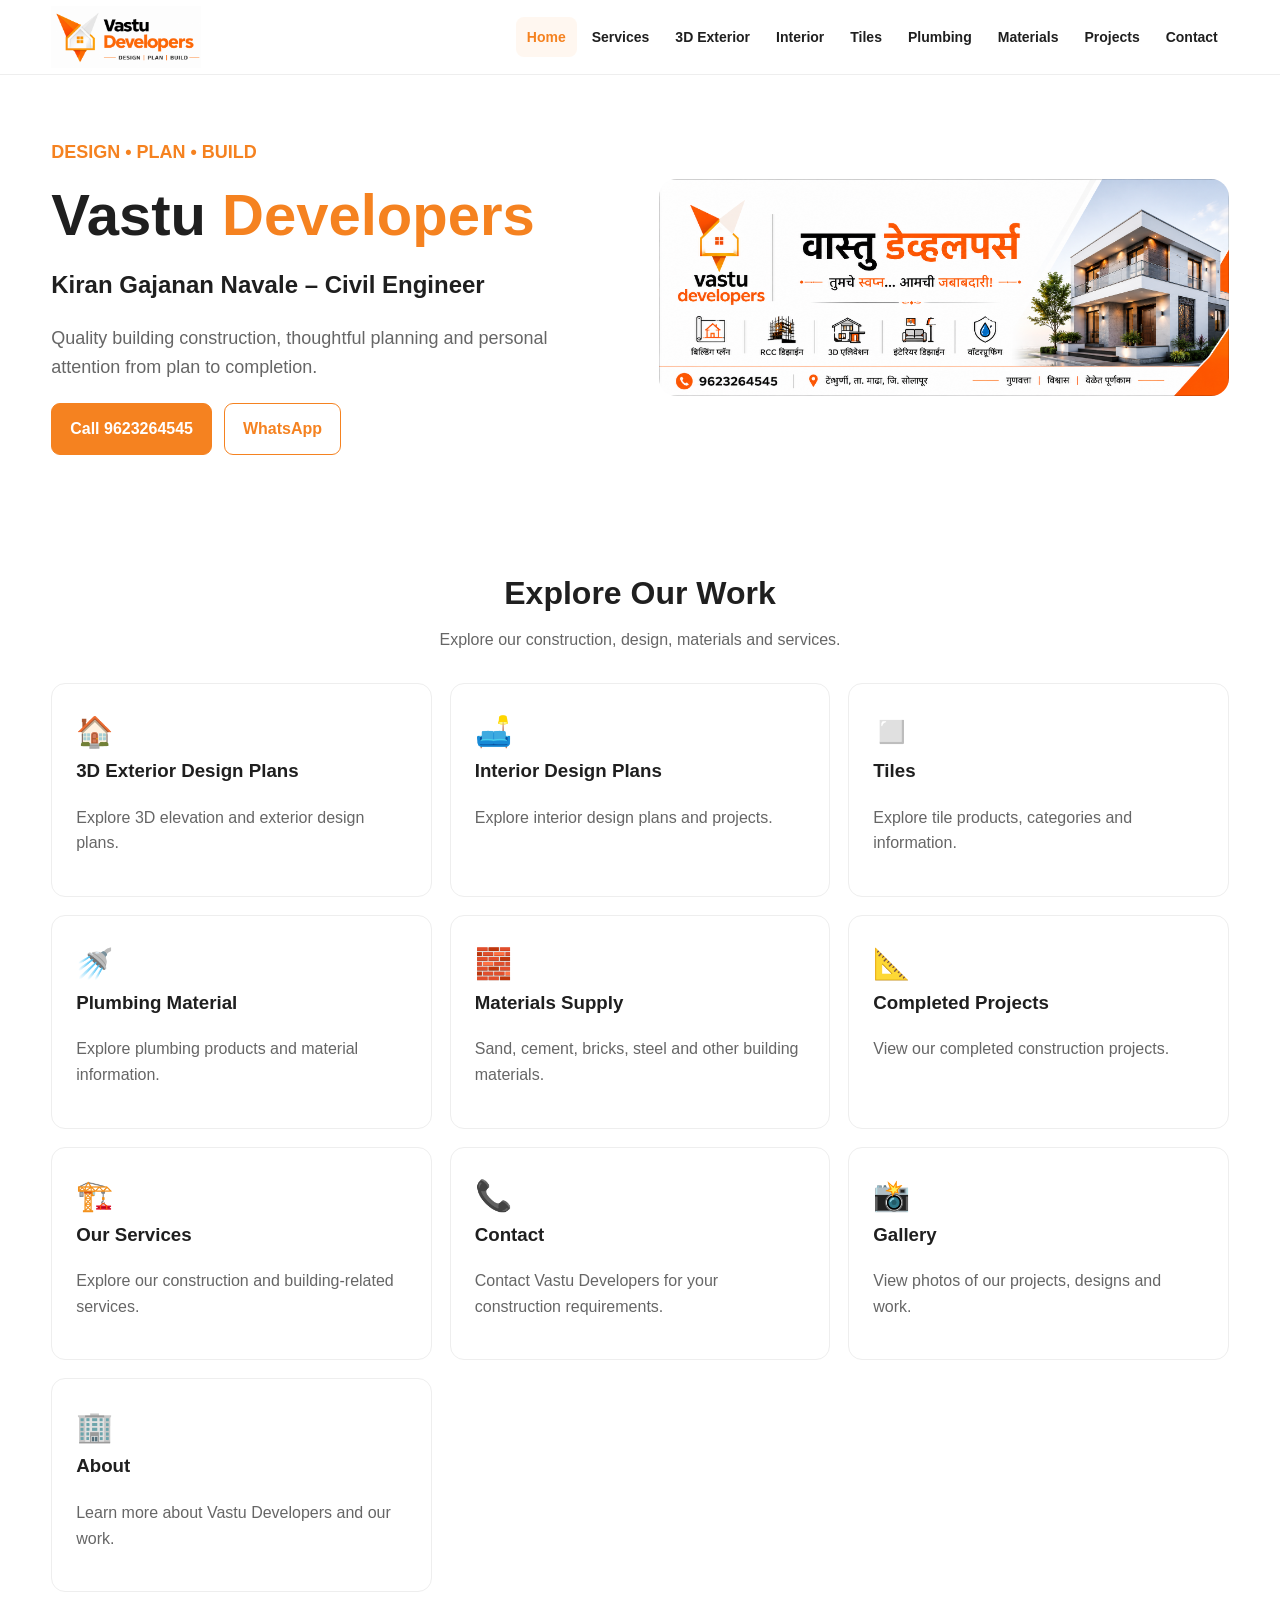
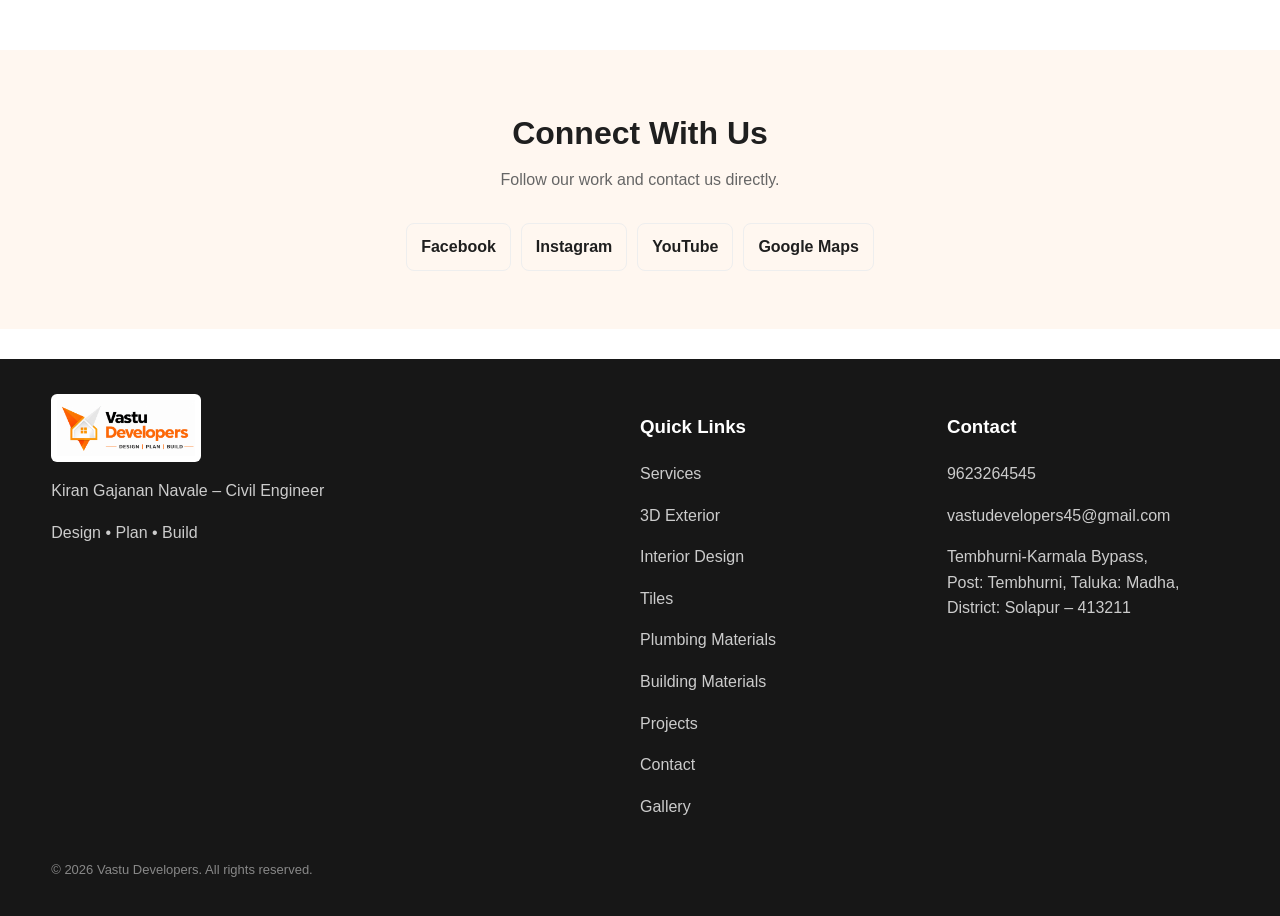
<file: index.html>
<!doctype html>
<html lang="en">

<head>
  <meta charset="utf-8">
  <meta name="viewport" content="width=device-width,initial-scale=1">

  <title>Vastu Developers | Home</title>

  <meta name="description"
    content="Vastu Developers – Civil construction, building plans, RCC design, 3D elevation, interior design and construction services.">

  <link rel="stylesheet" href="style.css">
</head>

<body>

  <!-- HEADER -->
  <header>
    <div class="container nav">

      <a href="index.html">
        <img
          class="logo"
          src="images/logo.PNG"
          alt="Vastu Developers logo">
      </a>

      <nav>

        <a class="active" href="index.html">Home</a>

        <a href="services/">Services</a>

        <a href="3d-exterior/">3D Exterior</a>

        <a href="interior-design/">Interior</a>

        <a href="tiles/">Tiles</a>

        <a href="plumbing-materials/">Plumbing</a>

        <a href="building-materials/">Materials</a>

        <a href="projects/">Projects</a>

        <a href="contact/">Contact</a>

      </nav>

    </div>
  </header>


  <!-- MAIN -->
  <main>


    <!-- HERO -->
    <section class="hero">

      <div class="container hero-grid">

        <div>

          <p style="color:var(--orange);font-weight:800;">
            DESIGN • PLAN • BUILD
          </p>

          <h1>
            Vastu <span>Developers</span>
          </h1>

          <h2>
            Kiran Gajanan Navale – Civil Engineer
          </h2>

          <p>
            Quality building construction, thoughtful planning and
            personal attention from plan to completion.
          </p>

          <div class="buttons">

            <a
              class="btn primary"
              href="tel:9623264545">
              Call 9623264545
            </a>

            <a
              class="btn secondary"
              href="https://wa.me/919623264545"
              target="_blank"
              rel="noopener">
              WhatsApp
            </a>

          </div>

        </div>


        <img
          class="hero-image"
          src="images/hero.PNG"
          alt="Vastu Developers project">

      </div>

    </section>


    <!-- EXPLORE OUR WORK -->
    <section>

      <div class="container">

        <div class="section-head">

          <h2>
            Explore Our Work
          </h2>

          <p>
            Explore our construction, design, materials and services.
          </p>

        </div>


        <div class="cards">


          <!-- 1. 3D EXTERIOR -->
          <a
            class="card"
            href="3d-exterior/">

            <div class="icon">🏠</div>

            <h3>
              3D Exterior Design Plans
            </h3>

            <p>
              Explore 3D elevation and exterior design plans.
            </p>

          </a>


          <!-- 2. INTERIOR -->
          <a
            class="card"
            href="interior-design/">

            <div class="icon">🛋️</div>

            <h3>
              Interior Design Plans
            </h3>

            <p>
              Explore interior design plans and projects.
            </p>

          </a>


          <!-- 3. TILES -->
          <a
            class="card"
            href="tiles/">

            <div class="icon">◻️</div>

            <h3>
              Tiles
            </h3>

            <p>
              Explore tile products, categories and information.
            </p>

          </a>


          <!-- 4. PLUMBING -->
          <a
            class="card"
            href="plumbing-materials/">

            <div class="icon">🚿</div>

            <h3>
              Plumbing Material
            </h3>

            <p>
              Explore plumbing products and material information.
            </p>

          </a>


          <!-- 5. MATERIALS SUPPLY -->
          <a
            class="card"
            href="building-materials/">

            <div class="icon">🧱</div>

            <h3>
              Materials Supply
            </h3>

            <p>
              Sand, cement, bricks, steel and other building materials.
            </p>

          </a>


          <!-- 6. COMPLETED PROJECTS -->
          <a
            class="card"
            href="projects/">

            <div class="icon">📐</div>

            <h3>
              Completed Projects
            </h3>

            <p>
              View our completed construction projects.
            </p>

          </a>


          <!-- 7. SERVICES -->
          <a
            class="card"
            href="services/">

            <div class="icon">🏗️</div>

            <h3>
              Our Services
            </h3>

            <p>
              Explore our construction and building-related services.
            </p>

          </a>


          <!-- 8. CONTACT -->
          <a
            class="card"
            href="contact/">

            <div class="icon">📞</div>

            <h3>
              Contact
            </h3>

            <p>
              Contact Vastu Developers for your construction requirements.
            </p>

          </a>


          <!-- 9. GALLERY -->
          <a
            class="card"
            href="gallery/">

            <div class="icon">📸</div>

            <h3>
              Gallery
            </h3>

            <p>
              View photos of our projects, designs and work.
            </p>

          </a>


          <!-- 10. ABOUT -->
          <a
            class="card"
            href="about/">

            <div class="icon">🏢</div>

            <h3>
              About
            </h3>

            <p>
              Learn more about Vastu Developers and our work.
            </p>

          </a>

        </div>

      </div>

    </section>


    <!-- CONNECT WITH US -->
    <section style="background:var(--light);">

      <div class="container">

        <div class="section-head">

          <h2>
            Connect With Us
          </h2>

          <p>
            Follow our work and contact us directly.
          </p>

        </div>


        <div
          class="socials"
          style="justify-content:center;">

          <a
            href="https://www.facebook.com/profile.php?id=100065166804311&mibextid=ZbWKwL"
            target="_blank"
            rel="noopener">
            Facebook
          </a>

          <a
            href="https://instagram.com/vastudevelopers?igshid=YmMyMTA2M2Y="
            target="_blank"
            rel="noopener">
            Instagram
          </a>

          <a
            href="https://youtube.com/@VastuDevelopers"
            target="_blank"
            rel="noopener">
            YouTube
          </a>

          <a
            href="https://maps.app.goo.gl/xk24V7vPSnW2RWH27?g_st=ic"
            target="_blank"
            rel="noopener">
            Google Maps
          </a>

        </div>

      </div>

    </section>

  </main>


  <!-- FOOTER -->
  <footer>

    <div class="container footer-grid">


      <!-- COMPANY -->
      <div>

        <img
          class="logo"
          src="images/logo.PNG"
          alt="Vastu Developers"
          style="background:#fff;padding:6px;border-radius:6px;">

        <p>
          Kiran Gajanan Navale – Civil Engineer
        </p>

        <p>
          Design • Plan • Build
        </p>

      </div>


      <!-- QUICK LINKS -->
      <div>

        <h3>
          Quick Links
        </h3>

        <p>
          <a href="services/">Services</a>
        </p>

        <p>
          <a href="3d-exterior/">3D Exterior</a>
        </p>

        <p>
          <a href="interior-design/">Interior Design</a>
        </p>

        <p>
          <a href="tiles/">Tiles</a>
        </p>

        <p>
          <a href="plumbing-materials/">Plumbing Materials</a>
        </p>

        <p>
          <a href="building-materials/">Building Materials</a>
        </p>

        <p>
          <a href="projects/">Projects</a>
        </p>

        <p>
          <a href="contact/">Contact</a>
        </p>

        <p>
          <a href="gallery/">Gallery</a>
        </p>

      </div>


      <!-- CONTACT -->
      <div>

        <h3>
          Contact
        </h3>

        <p>
          <a href="tel:9623264545">
            9623264545
          </a>
        </p>

        <p>
          <a href="mailto:vastudevelopers45@gmail.com">
            vastudevelopers45@gmail.com
          </a>
        </p>

        <p>
          Tembhurni-Karmala Bypass,<br>
          Post: Tembhurni, Taluka: Madha,<br>
          District: Solapur – 413211
        </p>

      </div>

    </div>


    <div
      class="container small"
      style="margin-top:25px;">

      © 2026 Vastu Developers. All rights reserved.

    </div>

  </footer>

</body>
</html>
</file>
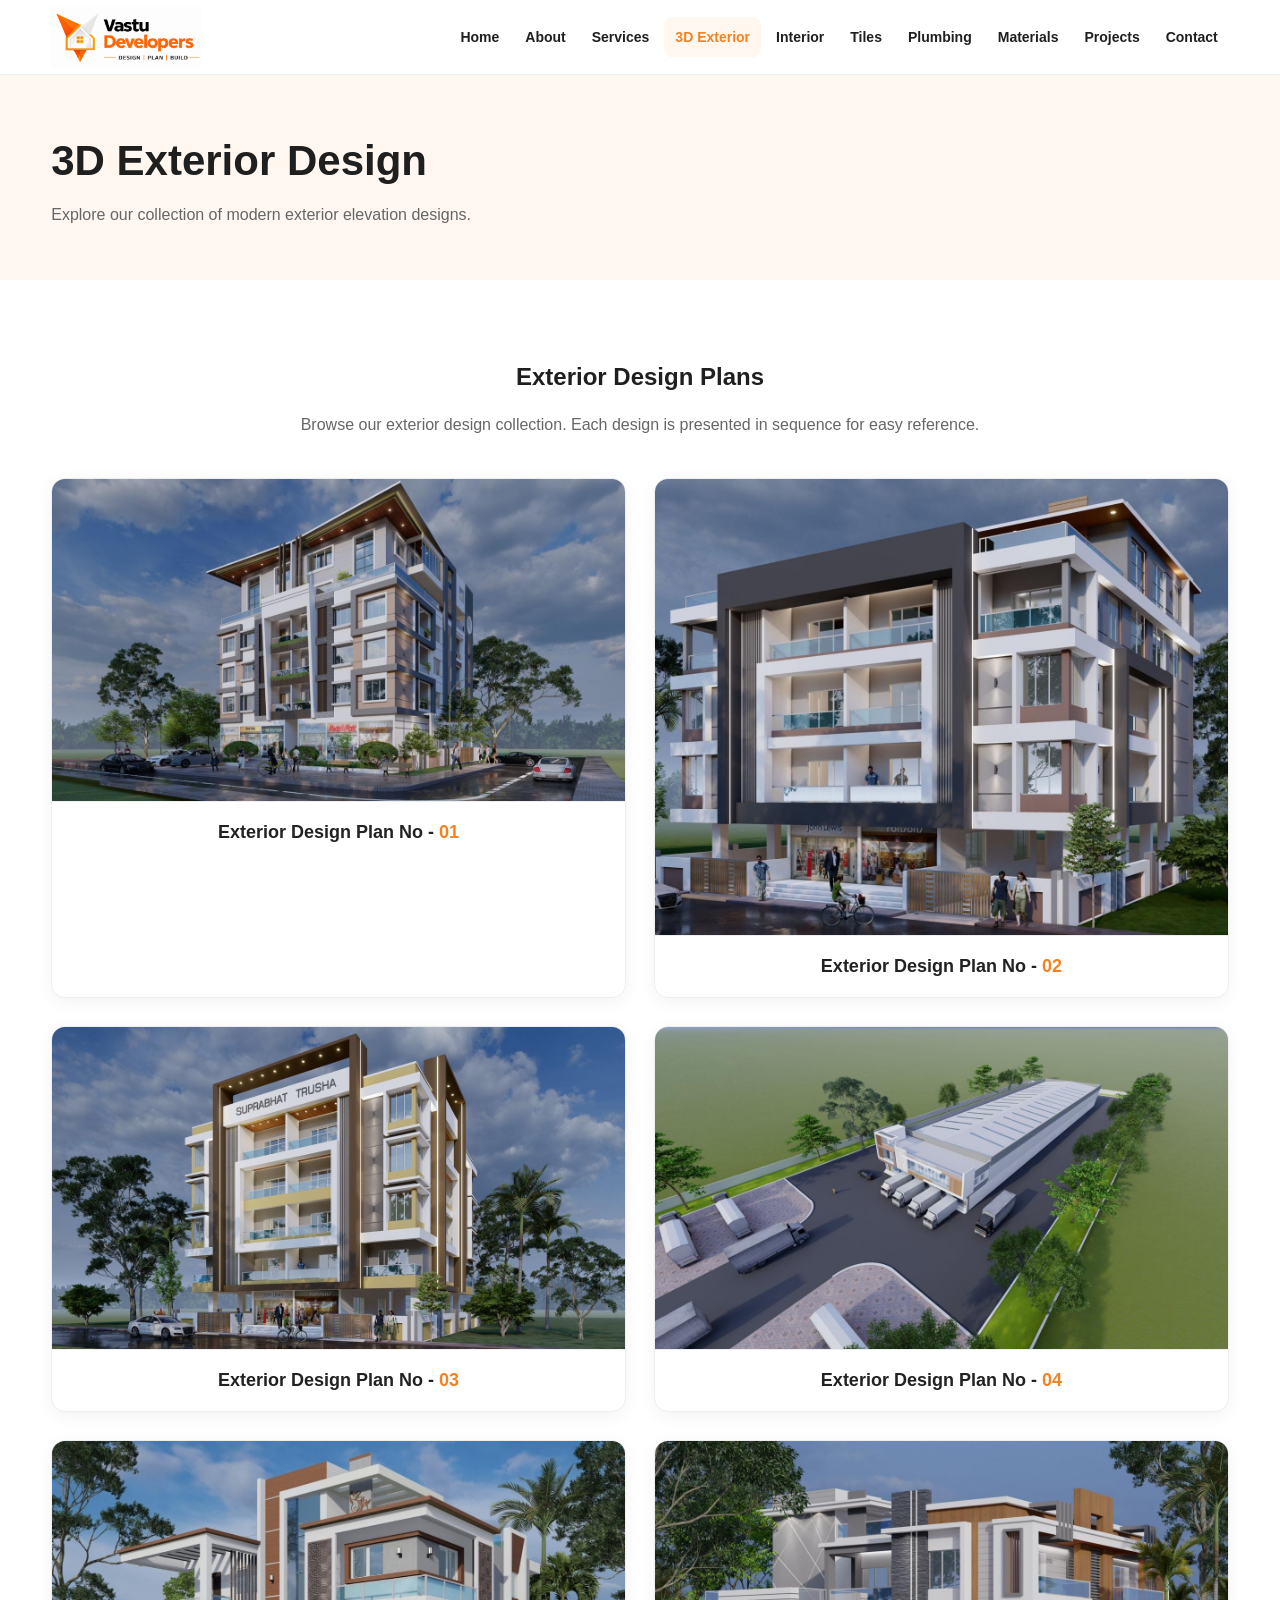
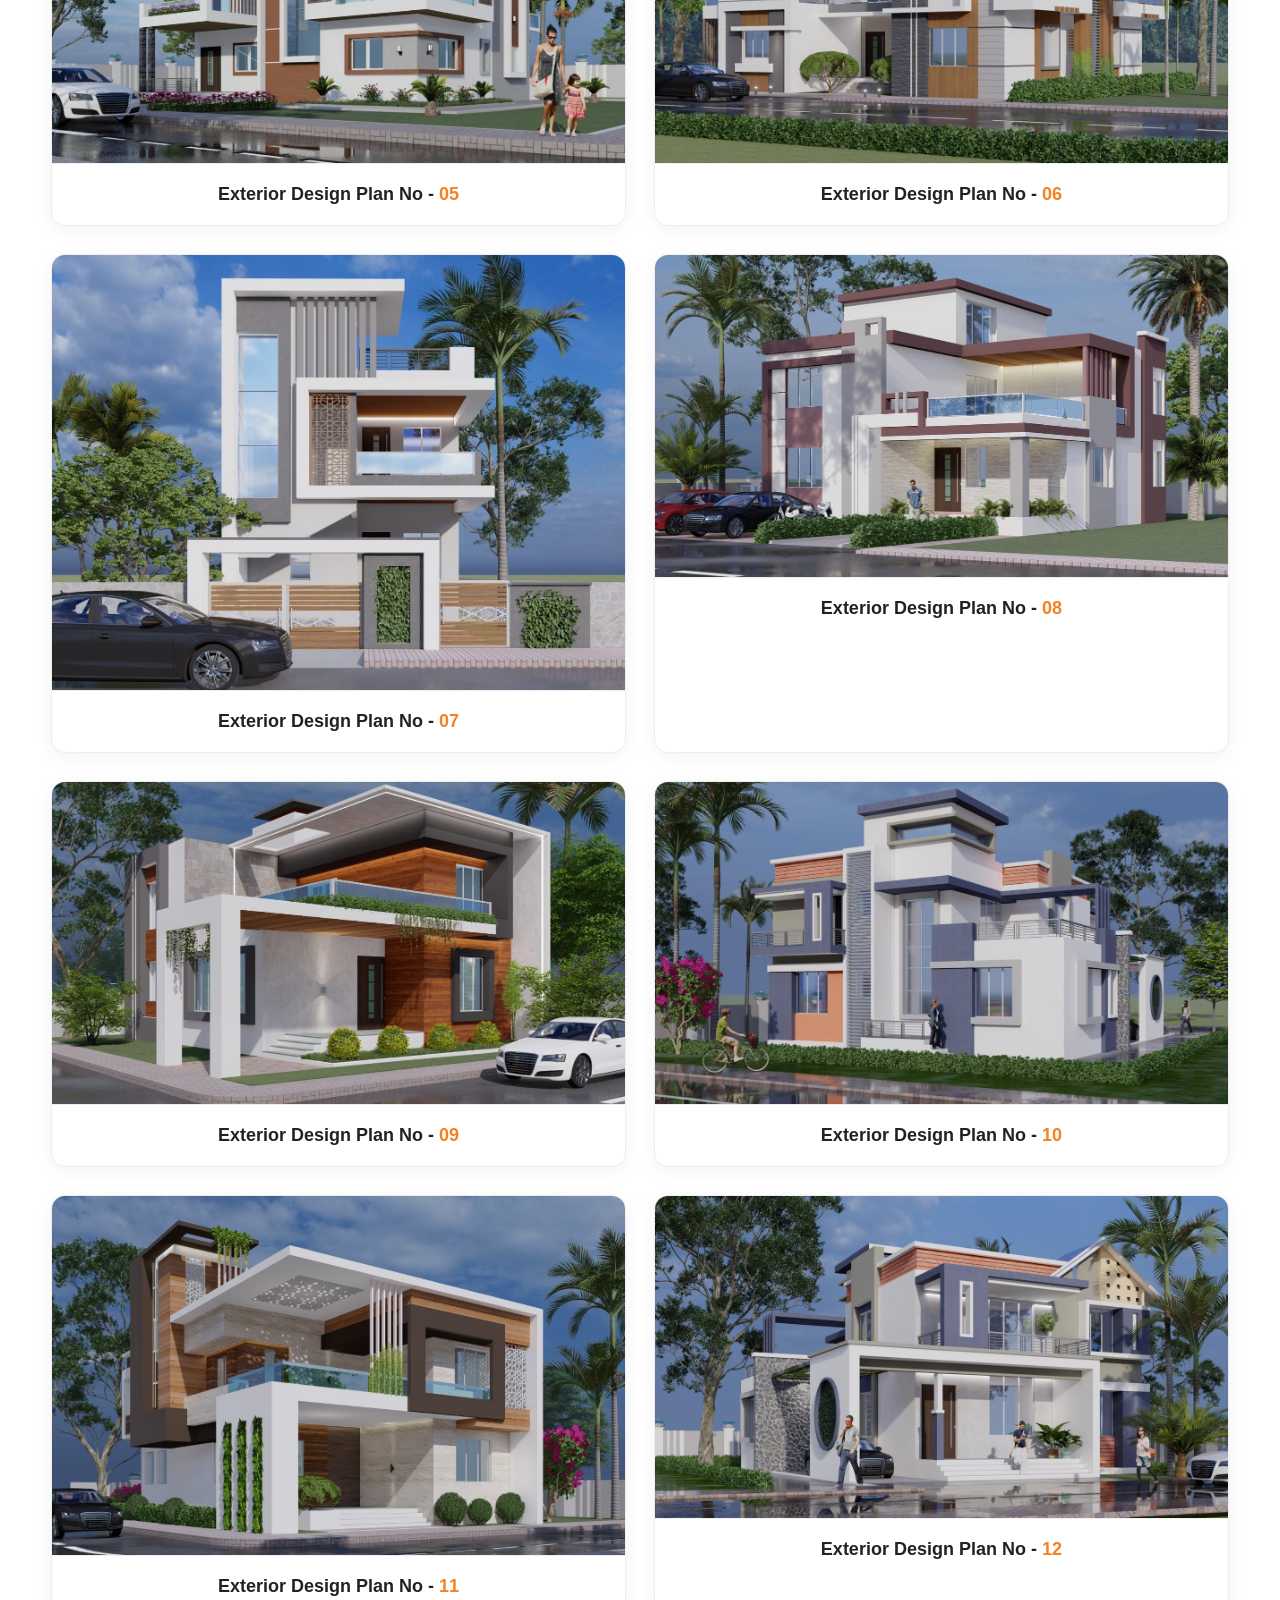
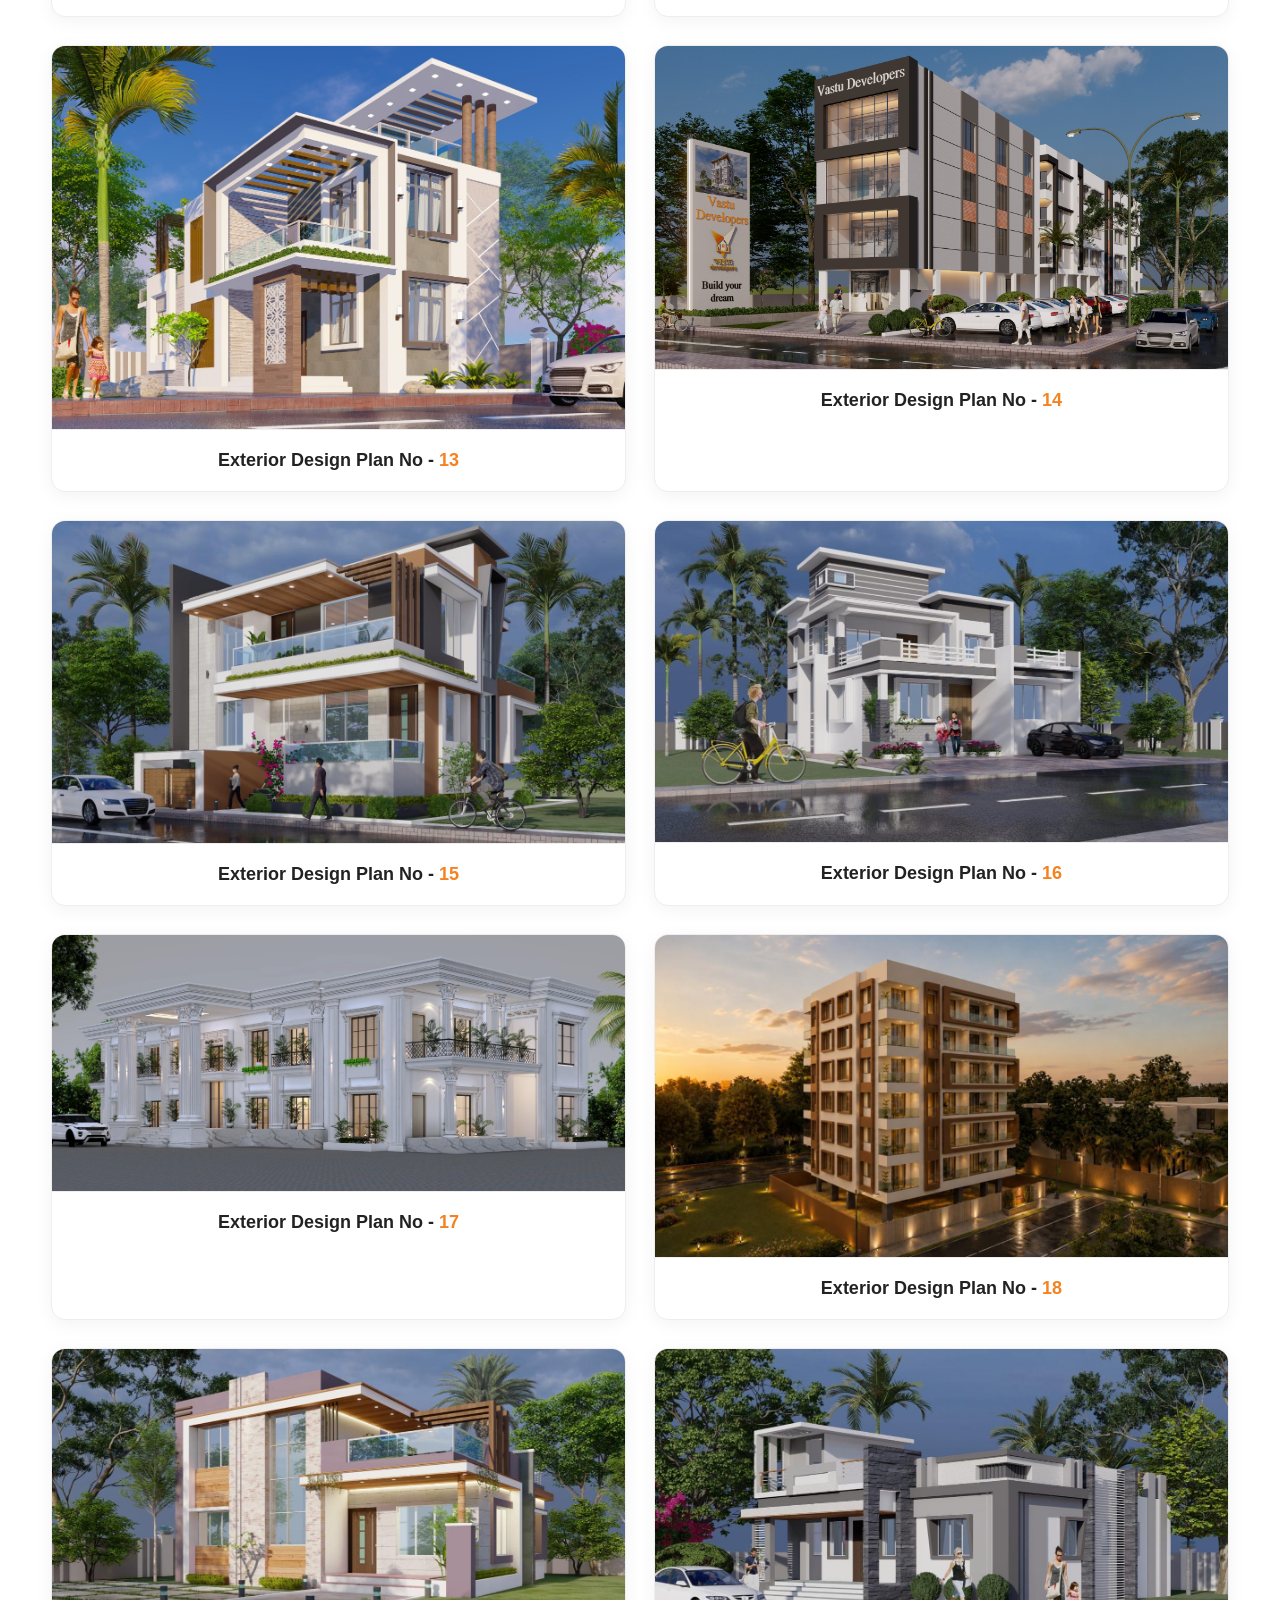
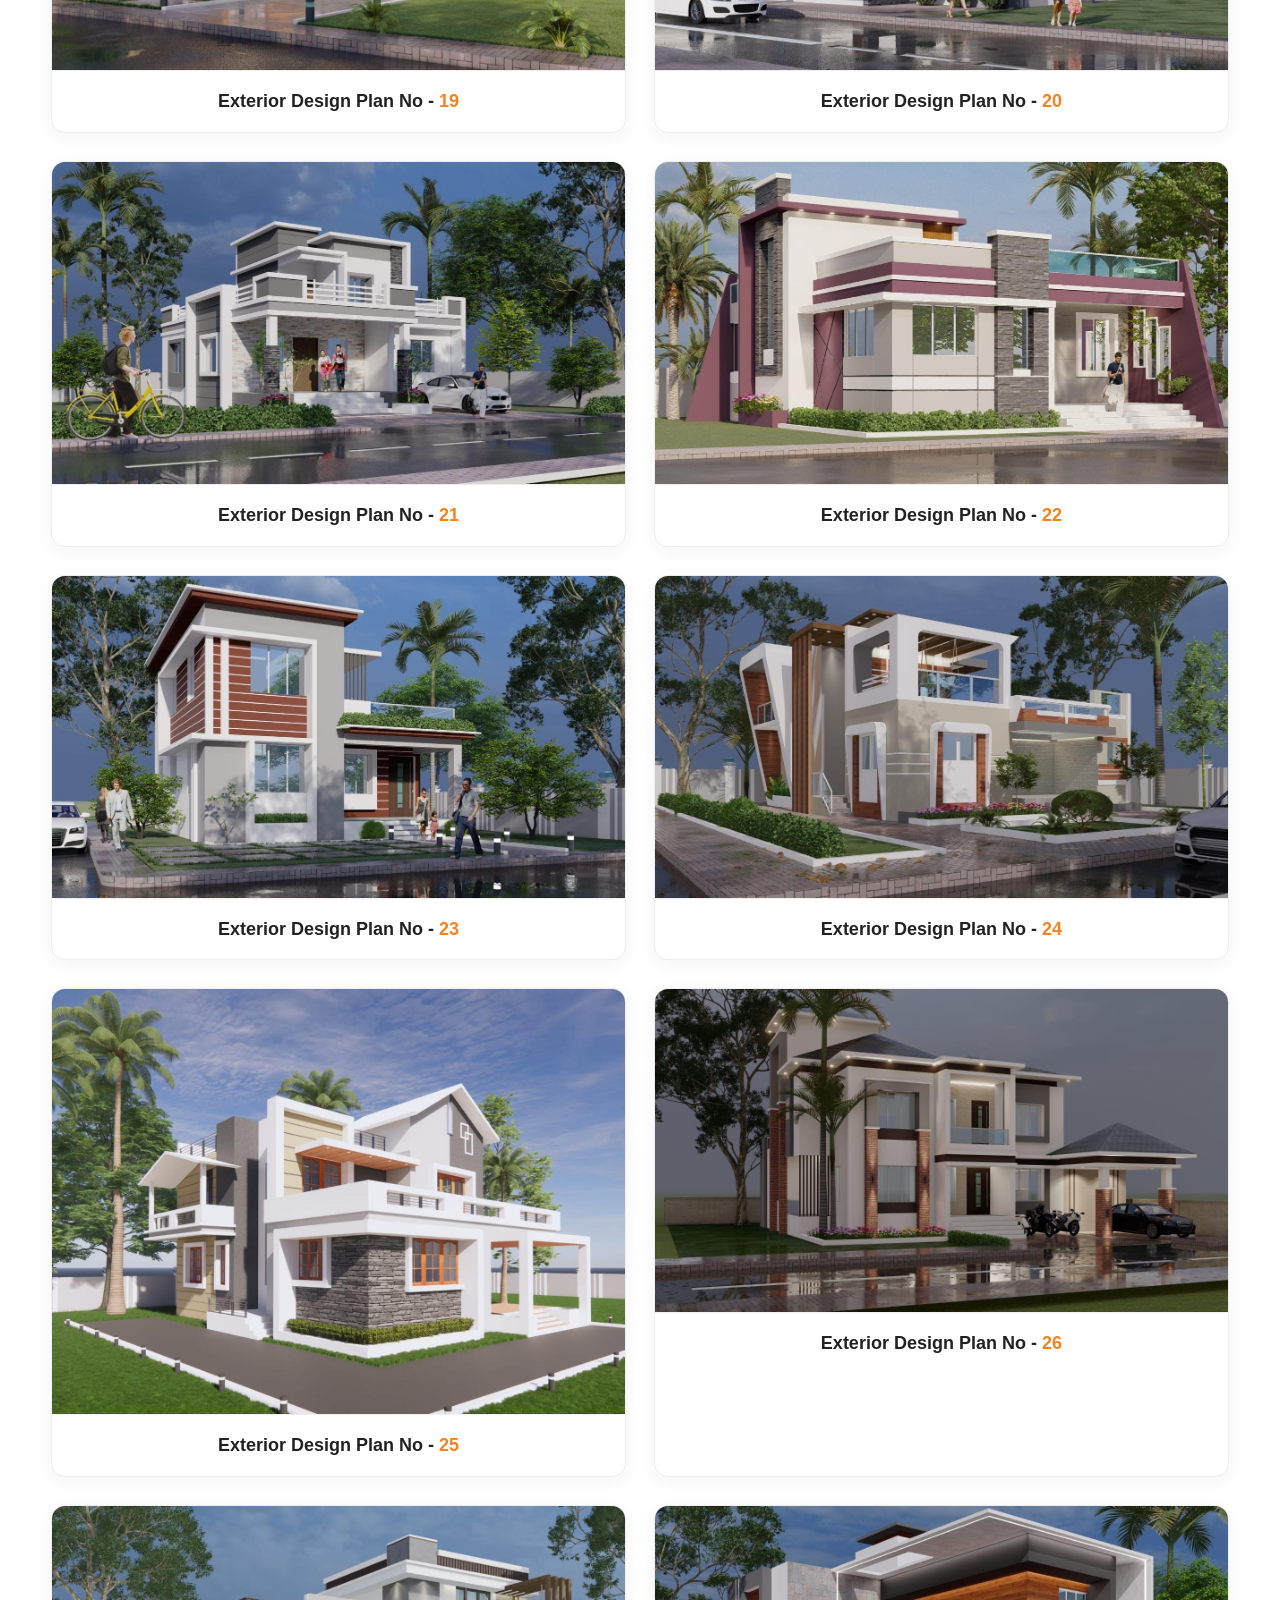
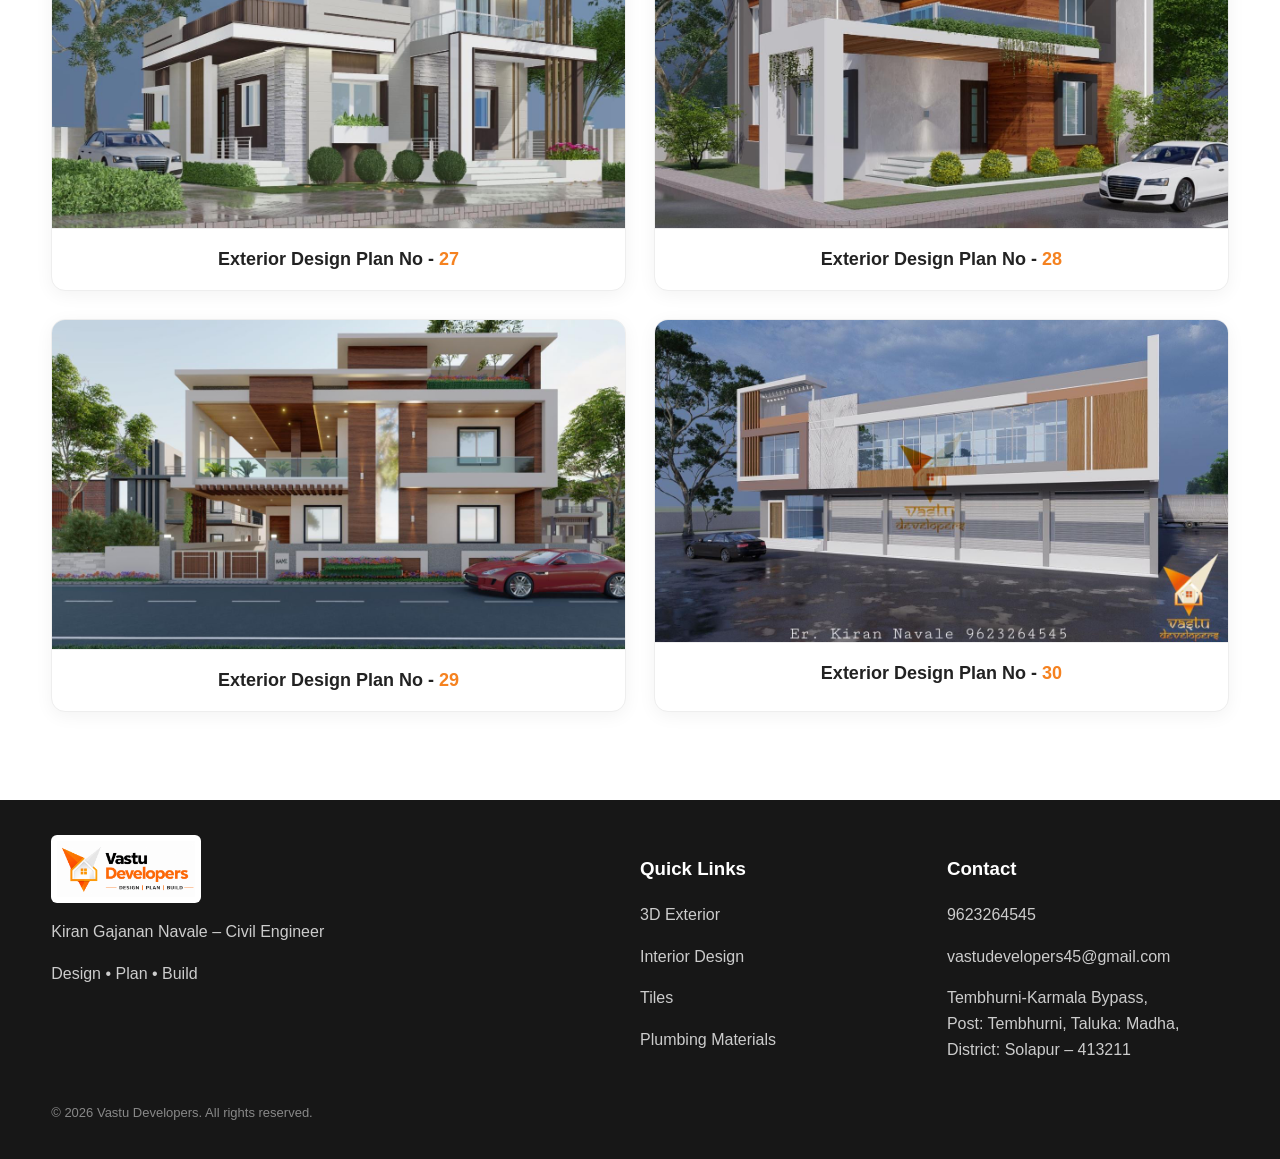
<file: 3d-exterior/index.html>
<!DOCTYPE html>
<html lang="en">
<head>
  <meta charset="UTF-8">
  <meta name="viewport" content="width=device-width, initial-scale=1.0">

  <title>Exterior Design Plans | Vastu Developers</title>

  <meta name="description"
        content="Explore Exterior Design Plans by Vastu Developers – modern 3D exterior elevation designs and house plans.">

  <link rel="stylesheet" href="../style.css">

  <style>
    /* ================================
       EXTERIOR DESIGN PAGE
       ================================ */

    .exterior-intro {
      max-width: 850px;
      margin: 0 auto 40px;
      text-align: center;
    }

    .exterior-intro h2 {
      margin-bottom: 10px;
    }

    .exterior-intro p {
      color: #666;
      font-size: 16px;
    }

    /* Image grid */
    .exterior-gallery {
      display: grid;
      grid-template-columns: repeat(2, 1fr);
      gap: 28px;
    }

    .exterior-card {
      margin: 0;
      background: #fff;
      border: 1px solid #eeeeee;
      border-radius: 14px;
      overflow: hidden;
      box-shadow: 0 4px 18px rgba(0, 0, 0, 0.05);
    }

    /*
      IMPORTANT:
      No fixed height.
      No object-fit.
      No cropping.
      The original aspect ratio is preserved.
    */

    .exterior-card img {
      display: block;
      width: auto;
      height: auto;
      max-width: 100%;
      margin: 0 auto;
    }

    .exterior-card-title {
      padding: 16px;
      text-align: center;
      font-size: 18px;
      font-weight: 700;
      color: #222;
      border-top: 1px solid #eeeeee;
    }

    .exterior-card-title span {
      color: #f58220;
    }

    /* Mobile */
    @media (max-width: 700px) {

      .exterior-gallery {
        grid-template-columns: 1fr;
        gap: 22px;
      }

      .exterior-card-title {
        font-size: 17px;
      }
    }
  </style>
</head>

<body>

<!-- ================================
     HEADER
     ================================ -->

<header>
  <div class="container nav">

    <a href="../index.html">
      <img
        class="logo"
        src="../images/logo.PNG"
        alt="Vastu Developers Logo">
    </a>

    <nav>

      <a href="../index.html">Home</a>

      <a href="../about/">About</a>

      <a href="../services/">Services</a>

      <a href="./" class="active">3D Exterior</a>

      <a href="../interior-design/">Interior</a>

      <a href="../tiles/">Tiles</a>

      <a href="../plumbing-materials/">Plumbing</a>

      <a href="../building-materials/">Materials</a>

      <a href="../projects/">Projects</a>

      <a href="../contact/">Contact</a>

    </nav>

  </div>
</header>


<!-- ================================
     PAGE HEADER
     ================================ -->

<main>

  <section class="page-hero">

    <div class="container">

      <h1>3D Exterior Design</h1>

      <p>
        Explore our collection of modern exterior elevation designs.
      </p>

    </div>

  </section>


  <!-- ================================
       INTRODUCTION
       ================================ -->

  <section>

    <div class="container">

      <div class="exterior-intro">

        <h2>Exterior Design Plans</h2>

        <p>
          Browse our exterior design collection.
          Each design is presented in sequence for easy reference.
        </p>

      </div>


      <!-- ================================
           30 EXTERIOR DESIGNS
           ================================ -->

      <div class="exterior-gallery">


        <!-- 01 -->
        <figure class="exterior-card">

          <img
            src="../images/3d-exterior/Exterior%20Design%201.JPG"
            alt="Exterior Design Plan No - 01"
            loading="lazy">

          <figcaption class="exterior-card-title">
            Exterior Design Plan No - <span>01</span>
          </figcaption>

        </figure>


        <!-- 02 -->
        <figure class="exterior-card">

          <img
            src="../images/3d-exterior/Exterior%20Design%202.JPG"
            alt="Exterior Design Plan No - 02"
            loading="lazy">

          <figcaption class="exterior-card-title">
            Exterior Design Plan No - <span>02</span>
          </figcaption>

        </figure>


        <!-- 03 -->
        <figure class="exterior-card">

          <img
            src="../images/3d-exterior/Exterior%20Design%203.JPG"
            alt="Exterior Design Plan No - 03"
            loading="lazy">

          <figcaption class="exterior-card-title">
            Exterior Design Plan No - <span>03</span>
          </figcaption>

        </figure>


        <!-- 04 -->
        <figure class="exterior-card">

          <img
            src="../images/3d-exterior/Exterior%20Design%204.JPG"
            alt="Exterior Design Plan No - 04"
            loading="lazy">

          <figcaption class="exterior-card-title">
            Exterior Design Plan No - <span>04</span>
          </figcaption>

        </figure>


        <!-- 05 -->
        <figure class="exterior-card">

          <img
            src="../images/3d-exterior/Exterior%20Design%205.JPG"
            alt="Exterior Design Plan No - 05"
            loading="lazy">

          <figcaption class="exterior-card-title">
            Exterior Design Plan No - <span>05</span>
          </figcaption>

        </figure>


        <!-- 06 -->
        <figure class="exterior-card">

          <img
            src="../images/3d-exterior/Exterior%20Design%206.JPG"
            alt="Exterior Design Plan No - 06"
            loading="lazy">

          <figcaption class="exterior-card-title">
            Exterior Design Plan No - <span>06</span>
          </figcaption>

        </figure>


        <!-- 07 -->
        <figure class="exterior-card">

          <img
            src="../images/3d-exterior/Exterior%20Design%207.JPG"
            alt="Exterior Design Plan No - 07"
            loading="lazy">

          <figcaption class="exterior-card-title">
            Exterior Design Plan No - <span>07</span>
          </figcaption>

        </figure>


        <!-- 08 -->
        <figure class="exterior-card">

          <img
            src="../images/3d-exterior/Exterior%20Design%208.JPG"
            alt="Exterior Design Plan No - 08"
            loading="lazy">

          <figcaption class="exterior-card-title">
            Exterior Design Plan No - <span>08</span>
          </figcaption>

        </figure>


        <!-- 09 -->
        <figure class="exterior-card">

          <img
            src="../images/3d-exterior/Exterior%20Design%209.JPG"
            alt="Exterior Design Plan No - 09"
            loading="lazy">

          <figcaption class="exterior-card-title">
            Exterior Design Plan No - <span>09</span>
          </figcaption>

        </figure>


        <!-- 10 -->
        <figure class="exterior-card">

          <img
            src="../images/3d-exterior/Exterior%20Design%2010.JPG"
            alt="Exterior Design Plan No - 10"
            loading="lazy">

          <figcaption class="exterior-card-title">
            Exterior Design Plan No - <span>10</span>
          </figcaption>

        </figure>


        <!-- 11 -->
        <figure class="exterior-card">

          <img
            src="../images/3d-exterior/Exterior%20Design%2011.JPEG"
            alt="Exterior Design Plan No - 11"
            loading="lazy">

          <figcaption class="exterior-card-title">
            Exterior Design Plan No - <span>11</span>
          </figcaption>

        </figure>


        <!-- 12 -->
        <figure class="exterior-card">

          <img
            src="../images/3d-exterior/Exterior%20Design%2012.JPEG"
            alt="Exterior Design Plan No - 12"
            loading="lazy">

          <figcaption class="exterior-card-title">
            Exterior Design Plan No - <span>12</span>
          </figcaption>

        </figure>


        <!-- 13 -->
        <figure class="exterior-card">

          <img
            src="../images/3d-exterior/Exterior%20Design%2013.JPEG"
            alt="Exterior Design Plan No - 13"
            loading="lazy">

          <figcaption class="exterior-card-title">
            Exterior Design Plan No - <span>13</span>
          </figcaption>

        </figure>


        <!-- 14 -->
        <figure class="exterior-card">

          <img
            src="../images/3d-exterior/Exterior%20Design%2014.JPG"
            alt="Exterior Design Plan No - 14"
            loading="lazy">

          <figcaption class="exterior-card-title">
            Exterior Design Plan No - <span>14</span>
          </figcaption>

        </figure>


        <!-- 15 -->
        <figure class="exterior-card">

          <img
            src="../images/3d-exterior/Exterior%20Design%2015.JPG"
            alt="Exterior Design Plan No - 15"
            loading="lazy">

          <figcaption class="exterior-card-title">
            Exterior Design Plan No - <span>15</span>
          </figcaption>

        </figure>


        <!-- 16 -->
        <figure class="exterior-card">

          <img
            src="../images/3d-exterior/Exterior%20Design%2016.JPG"
            alt="Exterior Design Plan No - 16"
            loading="lazy">

          <figcaption class="exterior-card-title">
            Exterior Design Plan No - <span>16</span>
          </figcaption>

        </figure>


        <!-- 17 -->
        <figure class="exterior-card">

          <img
            src="../images/3d-exterior/Exterior%20Design%2017.JPG"
            alt="Exterior Design Plan No - 17"
            loading="lazy">

          <figcaption class="exterior-card-title">
            Exterior Design Plan No - <span>17</span>
          </figcaption>

        </figure>


        <!-- 18 -->
        <figure class="exterior-card">

          <img
            src="../images/3d-exterior/Exterior%20Design%2018.JPG"
            alt="Exterior Design Plan No - 18"
            loading="lazy">

          <figcaption class="exterior-card-title">
            Exterior Design Plan No - <span>18</span>
          </figcaption>

        </figure>


        <!-- 19 -->
        <figure class="exterior-card">

          <img
            src="../images/3d-exterior/Exterior%20Design%2019.JPG"
            alt="Exterior Design Plan No - 19"
            loading="lazy">

          <figcaption class="exterior-card-title">
            Exterior Design Plan No - <span>19</span>
          </figcaption>

        </figure>


        <!-- 20 -->
        <figure class="exterior-card">

          <img
            src="../images/3d-exterior/Exterior%20Design%2020.JPG"
            alt="Exterior Design Plan No - 20"
            loading="lazy">

          <figcaption class="exterior-card-title">
            Exterior Design Plan No - <span>20</span>
          </figcaption>

        </figure>


        <!-- 21 -->
        <figure class="exterior-card">

          <img
            src="../images/3d-exterior/Exterior%20Design%2021.JPG"
            alt="Exterior Design Plan No - 21"
            loading="lazy">

          <figcaption class="exterior-card-title">
            Exterior Design Plan No - <span>21</span>
          </figcaption>

        </figure>


        <!-- 22 -->
        <figure class="exterior-card">

          <img
            src="../images/3d-exterior/Exterior%20Design%2022.JPG"
            alt="Exterior Design Plan No - 22"
            loading="lazy">

          <figcaption class="exterior-card-title">
            Exterior Design Plan No - <span>22</span>
          </figcaption>

        </figure>


        <!-- 23 -->
        <figure class="exterior-card">

          <img
            src="../images/3d-exterior/Exterior%20Design%2023.JPG"
            alt="Exterior Design Plan No - 23"
            loading="lazy">

          <figcaption class="exterior-card-title">
            Exterior Design Plan No - <span>23</span>
          </figcaption>

        </figure>


        <!-- 24 -->
        <figure class="exterior-card">

          <img
            src="../images/3d-exterior/Exterior%20Design%2024.JPG"
            alt="Exterior Design Plan No - 24"
            loading="lazy">

          <figcaption class="exterior-card-title">
            Exterior Design Plan No - <span>24</span>
          </figcaption>

        </figure>


        <!-- 25 -->
        <figure class="exterior-card">

          <img
            src="../images/3d-exterior/Exterior%20Design%2025.JPG"
            alt="Exterior Design Plan No - 25"
            loading="lazy">

          <figcaption class="exterior-card-title">
            Exterior Design Plan No - <span>25</span>
          </figcaption>

        </figure>


        <!-- 26 -->
        <figure class="exterior-card">

          <img
            src="../images/3d-exterior/Exterior%20Design%2026.JPG"
            alt="Exterior Design Plan No - 26"
            loading="lazy">

          <figcaption class="exterior-card-title">
            Exterior Design Plan No - <span>26</span>
          </figcaption>

        </figure>


        <!-- 27 -->
        <figure class="exterior-card">

          <img
            src="../images/3d-exterior/Exterior%20Design%2027.JPG"
            alt="Exterior Design Plan No - 27"
            loading="lazy">

          <figcaption class="exterior-card-title">
            Exterior Design Plan No - <span>27</span>
          </figcaption>

        </figure>


        <!-- 28 -->
        <figure class="exterior-card">

          <img
            src="../images/3d-exterior/Exterior%20Design%2028.JPG"
            alt="Exterior Design Plan No - 28"
            loading="lazy">

          <figcaption class="exterior-card-title">
            Exterior Design Plan No - <span>28</span>
          </figcaption>

        </figure>


        <!-- 29 -->
        <figure class="exterior-card">

          <img
            src="../images/3d-exterior/Exterior%20Design%2029.JPG"
            alt="Exterior Design Plan No - 29"
            loading="lazy">

          <figcaption class="exterior-card-title">
            Exterior Design Plan No - <span>29</span>
          </figcaption>

        </figure>


        <!-- 30 -->
        <figure class="exterior-card">

          <img
            src="../images/3d-exterior/Exterior%20Design%2030.JPG"
            alt="Exterior Design Plan No - 30"
            loading="lazy">

          <figcaption class="exterior-card-title">
            Exterior Design Plan No - <span>30</span>
          </figcaption>

        </figure>


      </div>

    </div>

  </section>

</main>


<!-- ================================
     FOOTER
     ================================ -->

<footer>

  <div class="container footer-grid">

    <div>

      <img
        class="logo"
        src="../images/logo.PNG"
        alt="Vastu Developers"
        style="background:#fff;padding:6px;border-radius:6px">

      <p>Kiran Gajanan Navale – Civil Engineer</p>

      <p>Design • Plan • Build</p>

    </div>


    <div>

      <h3>Quick Links</h3>

      <p>
        <a href="../3d-exterior/">3D Exterior</a>
      </p>

      <p>
        <a href="../interior-design/">Interior Design</a>
      </p>

      <p>
        <a href="../tiles/">Tiles</a>
      </p>

      <p>
        <a href="../plumbing-materials/">Plumbing Materials</a>
      </p>

    </div>


    <div>

      <h3>Contact</h3>

      <p>
        <a href="tel:9623264545">
          9623264545
        </a>
      </p>

      <p>
        <a href="mailto:vastudevelopers45@gmail.com">
          vastudevelopers45@gmail.com
        </a>
      </p>

      <p>
        Tembhurni-Karmala Bypass,<br>
        Post: Tembhurni, Taluka: Madha,<br>
        District: Solapur – 413211
      </p>

    </div>

  </div>


  <div
    class="container small"
    style="margin-top:25px">

    © 2026 Vastu Developers. All rights reserved.

  </div>

</footer>

</body>
</html>
</file>
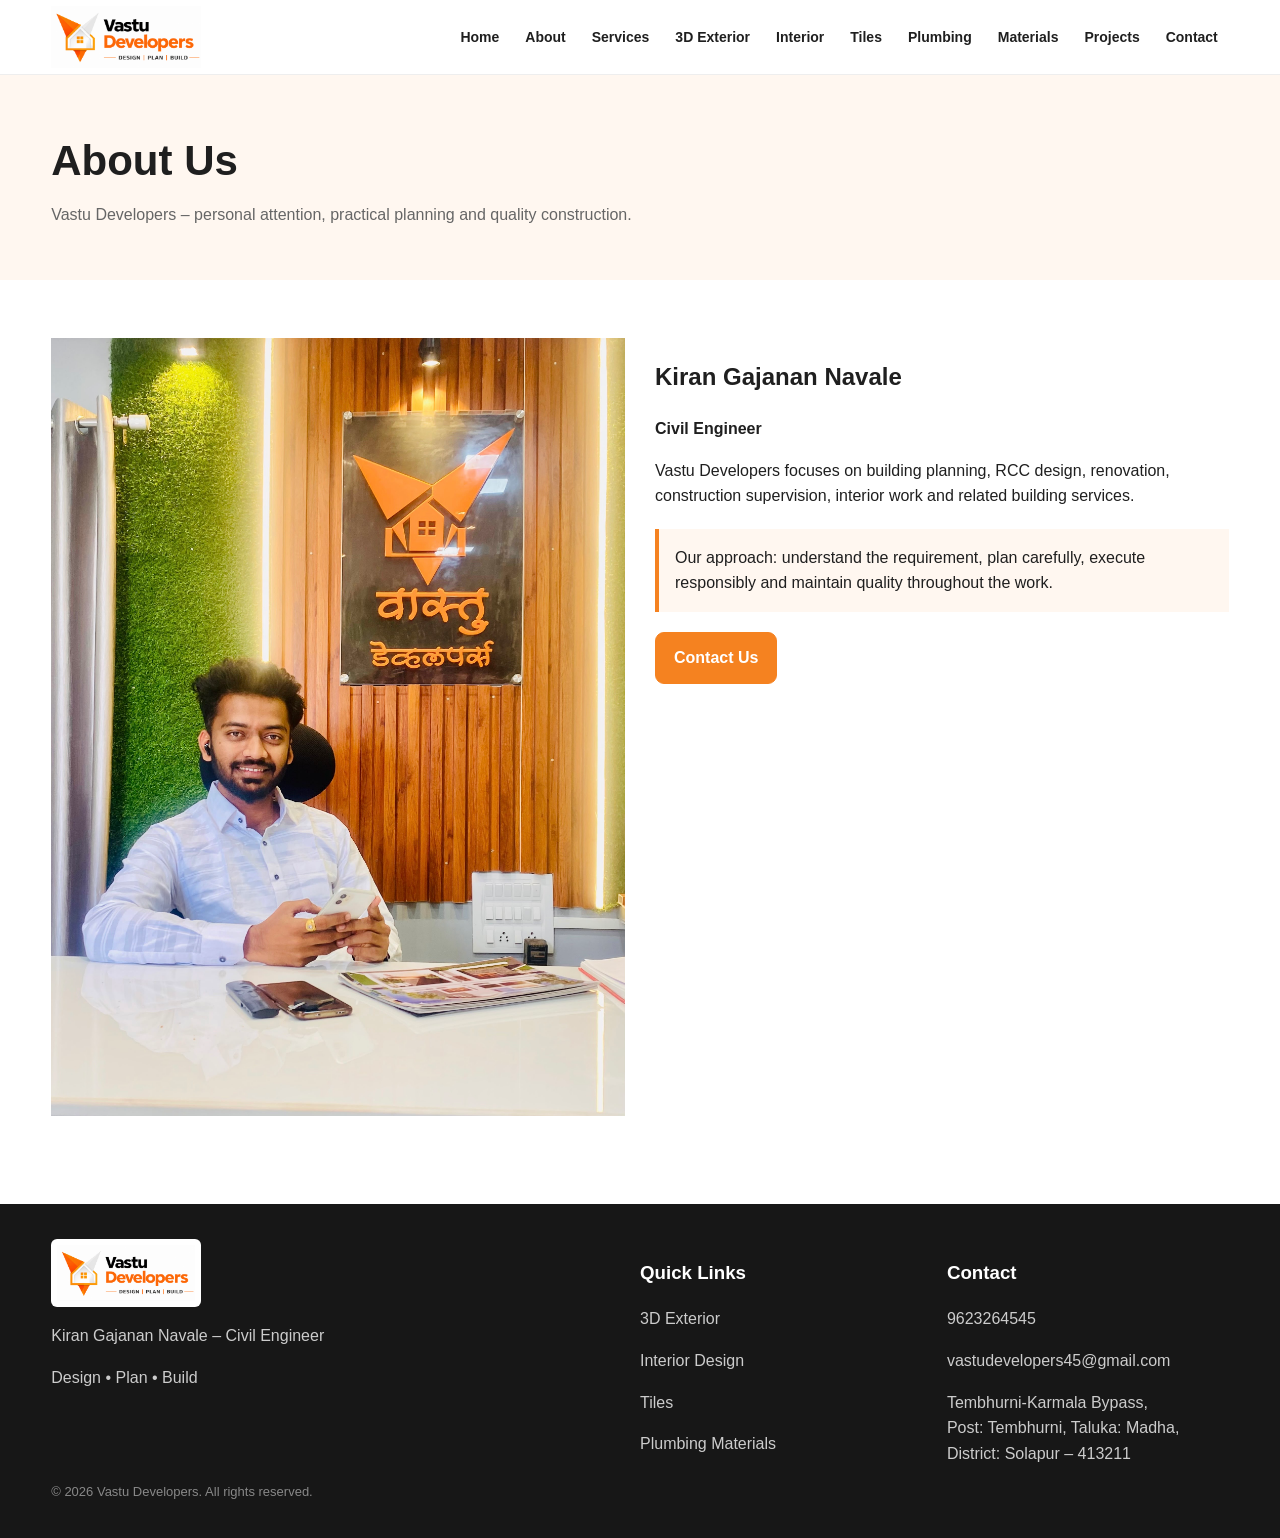
<file: about/index.html>
<!doctype html><html lang="en"><head><meta charset="utf-8"><meta name="viewport" content="width=device-width,initial-scale=1"><title>About Us | Vastu Developers</title><link rel="stylesheet" href="../style.css"></head><body><header><div class="container nav"><a href="../index.html"><img class="logo" src="../images/logo.PNG" alt="Vastu Developers logo"></a><nav><a href="../index.html">Home</a><a href="../about/">About</a><a href="../services/">Services</a><a href="../3d-exterior/">3D Exterior</a><a href="../interior-design/">Interior</a><a href="../tiles/">Tiles</a><a href="../plumbing-materials/">Plumbing</a><a href="../building-materials/">Materials</a><a href="../projects/">Projects</a><a href="../contact/">Contact</a></nav></div></header><main><section class="page-hero"><div class="container"><h1>About Us</h1><p>Vastu Developers – personal attention, practical planning and quality construction.</p></div></section><section><div class="container content-grid"><div><img src="../images/founder.jpg" alt="Kiran Gajanan Navale"></div><div><h2>Kiran Gajanan Navale</h2><p><strong>Civil Engineer</strong></p><p>Vastu Developers focuses on building planning, RCC design, renovation, construction supervision, interior work and related building services.</p><div class="notice">Our approach: understand the requirement, plan carefully, execute responsibly and maintain quality throughout the work.</div><a class="btn primary" href="../contact/">Contact Us</a></div></div></section></main><footer><div class="container footer-grid"><div><img class="logo" src="../images/logo.PNG" alt="Vastu Developers" style="background:#fff;padding:6px;border-radius:6px"><p>Kiran Gajanan Navale – Civil Engineer</p><p>Design • Plan • Build</p></div><div><h3>Quick Links</h3><p><a href="../3d-exterior/">3D Exterior</a></p><p><a href="../interior-design/">Interior Design</a></p><p><a href="../tiles/">Tiles</a></p><p><a href="../plumbing-materials/">Plumbing Materials</a></p></div><div><h3>Contact</h3><p><a href="tel:9623264545">9623264545</a></p><p><a href="mailto:vastudevelopers45@gmail.com">vastudevelopers45@gmail.com</a></p><p>Tembhurni-Karmala Bypass,<br>Post: Tembhurni, Taluka: Madha,<br>District: Solapur – 413211</p></div></div><div class="container small">© 2026 Vastu Developers. All rights reserved.</div></footer></body></html>
</file>
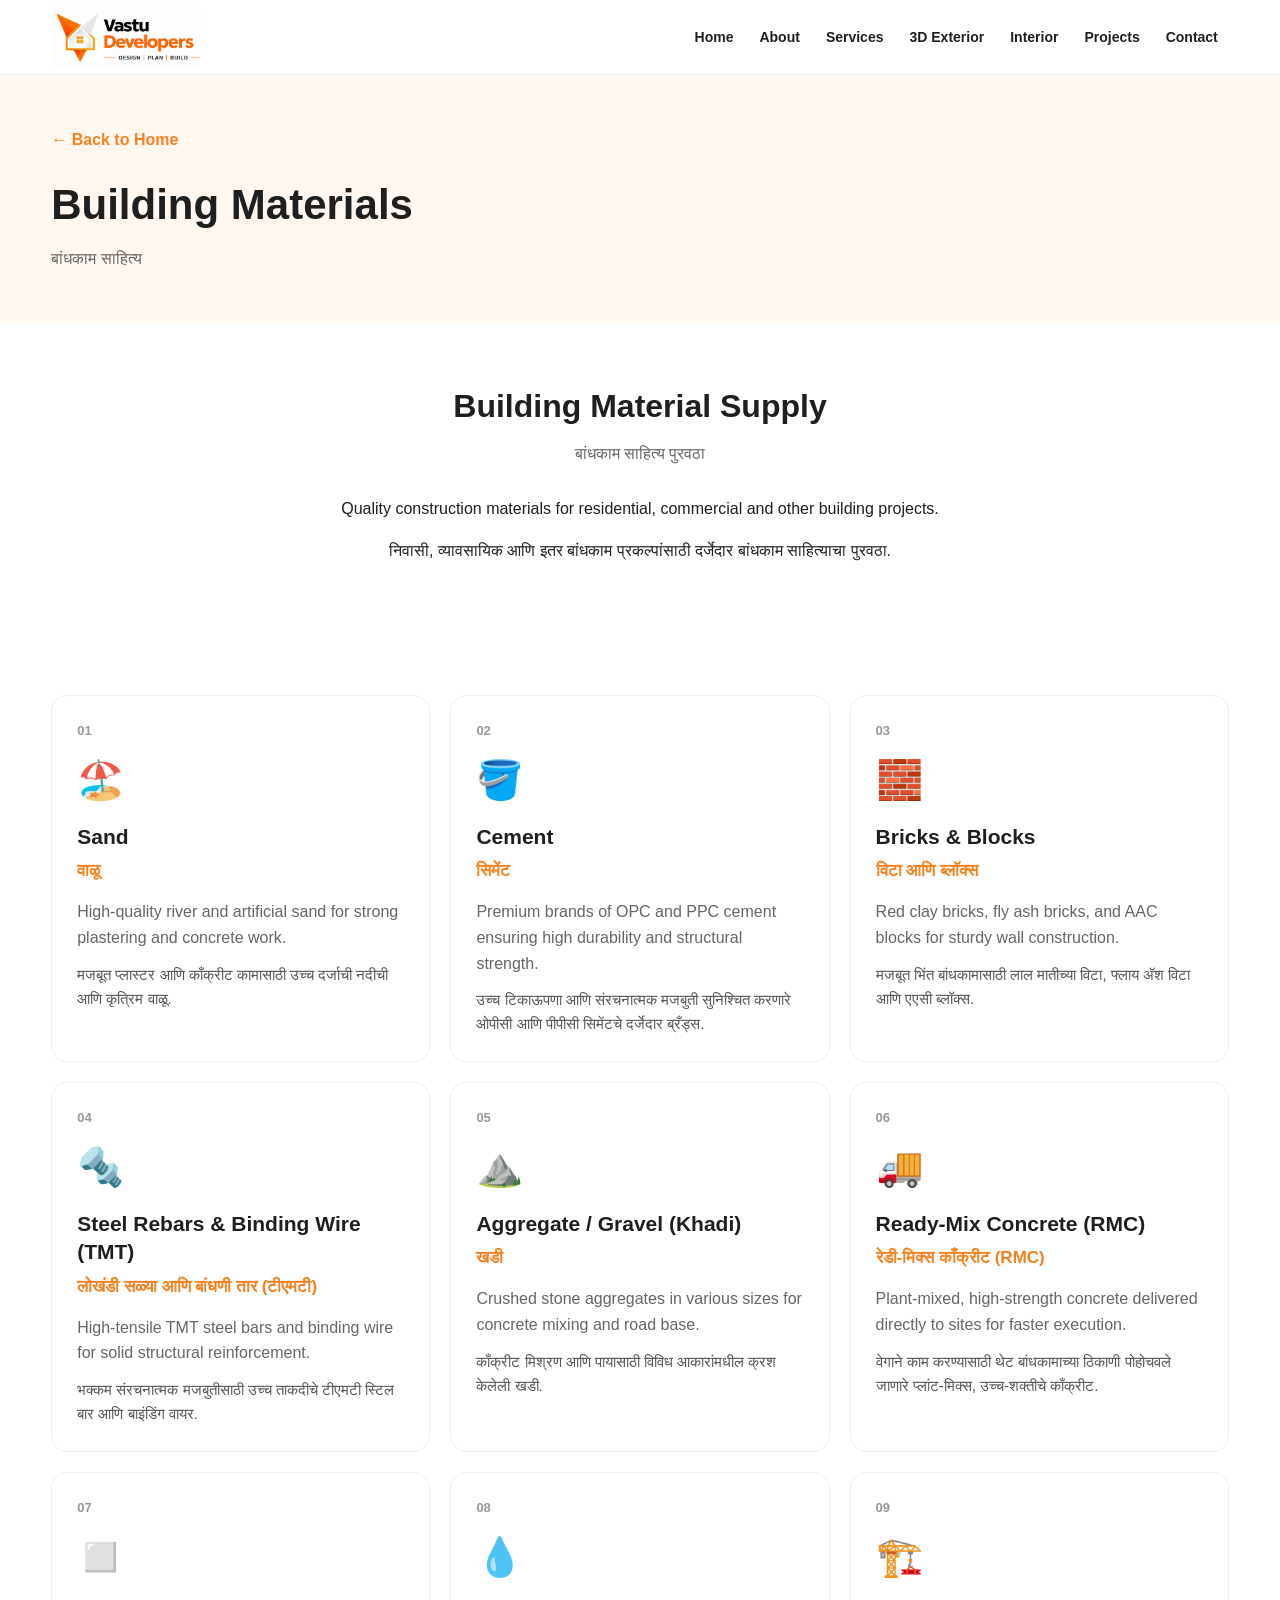
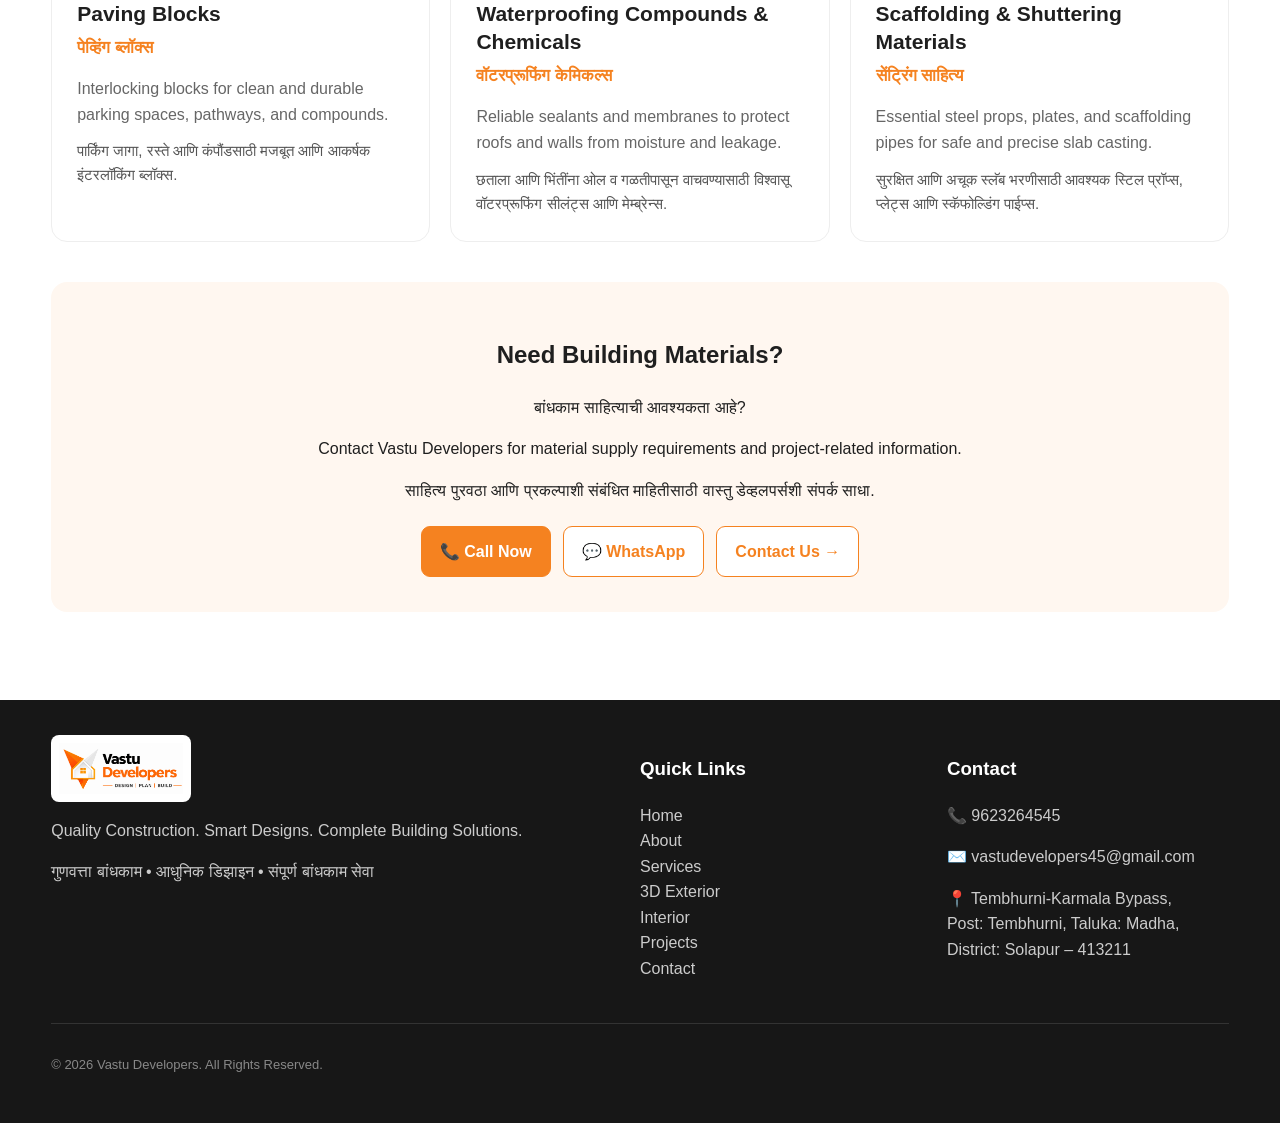
<file: building-materials/index.html>
<!DOCTYPE html>
<html lang="en">
<head>
  <meta charset="UTF-8">
  <meta name="viewport" content="width=device-width, initial-scale=1.0">

  <title>Building Materials | Vastu Developers</title>

  <meta name="description"
        content="Vastu Developers building material supply - sand, cement, bricks, blocks, TMT steel, aggregate, RMC, paving blocks, waterproofing materials and scaffolding materials.">

  <link rel="stylesheet" href="../style.css">

  <style>
    .material-intro {
      max-width: 850px;
      margin: auto;
      text-align: center;
    }

    .material-grid {
      display: grid;
      grid-template-columns: repeat(3, 1fr);
      gap: 20px;
    }

    .material-card {
      background: #fff;
      border: 1px solid #eeeeee;
      border-radius: 16px;
      padding: 25px;
      transition: 0.25s ease;
      display: flex;
      flex-direction: column;
    }

    .material-card:hover {
      transform: translateY(-5px);
      border-color: #f58220;
      box-shadow: 0 12px 30px rgba(0,0,0,0.08);
    }

    .material-icon {
      font-size: 38px;
      margin-bottom: 12px;
    }

    .material-card h2 {
      font-size: 21px;
      line-height: 1.35;
      margin: 0 0 6px;
    }

    .material-marathi {
      color: #f58220;
      font-weight: 700;
      font-size: 17px;
      margin-bottom: 15px;
    }

    .material-card p {
      color: #666;
      margin: 0 0 12px;
    }

    .material-card .marathi-description {
      color: #555;
      font-size: 15px;
      margin-bottom: 0;
    }

    .material-number {
      font-size: 13px;
      color: #999;
      font-weight: 700;
      margin-bottom: 8px;
    }

    .material-cta {
      text-align: center;
      background: #fff7f0;
      border-radius: 16px;
      padding: 35px 25px;
      margin-top: 40px;
    }

    @media (max-width: 900px) {
      .material-grid {
        grid-template-columns: repeat(2, 1fr);
      }
    }

    @media (max-width: 600px) {
      .material-grid {
        grid-template-columns: 1fr;
      }
    }
  </style>
</head>

<body>

<!-- ================= HEADER ================= -->

<header>
  <div class="container nav">

    <a href="../index.html">
      <img
        src="../images/logo.PNG"
        alt="Vastu Developers Logo"
        class="logo">
    </a>

    <nav>
      <a href="../index.html">Home</a>
      <a href="../about/">About</a>
      <a href="../services/">Services</a>
      <a href="../3d-exterior/">3D Exterior</a>
      <a href="../interior-design/">Interior</a>
      <a href="../projects/">Projects</a>
      <a href="../contact/">Contact</a>
    </nav>

  </div>
</header>


<!-- ================= PAGE HERO ================= -->

<section class="page-hero">

  <div class="container">

    <a href="../index.html" class="back">
      ← Back to Home
    </a>

    <h1>
      Building Materials
    </h1>

    <p>
      बांधकाम साहित्य
    </p>

  </div>

</section>


<!-- ================= INTRO ================= -->

<section>

  <div class="container">

    <div class="material-intro">

      <div class="section-head">

        <h2>
          Building Material Supply
        </h2>

        <p>
          बांधकाम साहित्य पुरवठा
        </p>

      </div>

      <p>
        Quality construction materials for residential,
        commercial and other building projects.
      </p>

      <p>
        निवासी, व्यावसायिक आणि इतर बांधकाम प्रकल्पांसाठी
        दर्जेदार बांधकाम साहित्याचा पुरवठा.
      </p>

    </div>

  </div>

</section>


<!-- ================= MATERIALS ================= -->

<section>

  <div class="container">

    <div class="material-grid">


      <!-- 01 SAND -->

      <div class="material-card">

        <div class="material-number">01</div>

        <div class="material-icon">🏖️</div>

        <h2>
          Sand
        </h2>

        <div class="material-marathi">
          वाळू
        </div>

        <p>
          High-quality river and artificial sand for strong
          plastering and concrete work.
        </p>

        <p class="marathi-description">
          मजबूत प्लास्टर आणि काँक्रीट कामासाठी उच्च दर्जाची
          नदीची आणि कृत्रिम वाळू.
        </p>

      </div>


      <!-- 02 CEMENT -->

      <div class="material-card">

        <div class="material-number">02</div>

        <div class="material-icon">🪣</div>

        <h2>
          Cement
        </h2>

        <div class="material-marathi">
          सिमेंट
        </div>

        <p>
          Premium brands of OPC and PPC cement ensuring
          high durability and structural strength.
        </p>

        <p class="marathi-description">
          उच्च टिकाऊपणा आणि संरचनात्मक मजबुती सुनिश्चित करणारे
          ओपीसी आणि पीपीसी सिमेंटचे दर्जेदार ब्रँड्स.
        </p>

      </div>


      <!-- 03 BRICKS & BLOCKS -->

      <div class="material-card">

        <div class="material-number">03</div>

        <div class="material-icon">🧱</div>

        <h2>
          Bricks & Blocks
        </h2>

        <div class="material-marathi">
          विटा आणि ब्लॉक्स
        </div>

        <p>
          Red clay bricks, fly ash bricks, and AAC blocks
          for sturdy wall construction.
        </p>

        <p class="marathi-description">
          मजबूत भिंत बांधकामासाठी लाल मातीच्या विटा,
          फ्लाय अ‍ॅश विटा आणि एएसी ब्लॉक्स.
        </p>

      </div>


      <!-- 04 TMT -->

      <div class="material-card">

        <div class="material-number">04</div>

        <div class="material-icon">🔩</div>

        <h2>
          Steel Rebars & Binding Wire (TMT)
        </h2>

        <div class="material-marathi">
          लोखंडी सळ्या आणि बांधणी तार (टीएमटी)
        </div>

        <p>
          High-tensile TMT steel bars and binding wire
          for solid structural reinforcement.
        </p>

        <p class="marathi-description">
          भक्कम संरचनात्मक मजबुतीसाठी उच्च ताकदीचे
          टीएमटी स्टिल बार आणि बाइंडिंग वायर.
        </p>

      </div>


      <!-- 05 AGGREGATE -->

      <div class="material-card">

        <div class="material-number">05</div>

        <div class="material-icon">⛰️</div>

        <h2>
          Aggregate / Gravel (Khadi)
        </h2>

        <div class="material-marathi">
          खडी
        </div>

        <p>
          Crushed stone aggregates in various sizes for
          concrete mixing and road base.
        </p>

        <p class="marathi-description">
          काँक्रीट मिश्रण आणि पायासाठी विविध आकारांमधील
          क्रश केलेली खडी.
        </p>

      </div>


      <!-- 06 RMC -->

      <div class="material-card">

        <div class="material-number">06</div>

        <div class="material-icon">🚚</div>

        <h2>
          Ready-Mix Concrete (RMC)
        </h2>

        <div class="material-marathi">
          रेडी-मिक्स काँक्रीट (RMC)
        </div>

        <p>
          Plant-mixed, high-strength concrete delivered
          directly to sites for faster execution.
        </p>

        <p class="marathi-description">
          वेगाने काम करण्यासाठी थेट बांधकामाच्या ठिकाणी
          पोहोचवले जाणारे प्लांट-मिक्स, उच्च-शक्तीचे काँक्रीट.
        </p>

      </div>


      <!-- 07 PAVING BLOCKS -->

      <div class="material-card">

        <div class="material-number">07</div>

        <div class="material-icon">◻️</div>

        <h2>
          Paving Blocks
        </h2>

        <div class="material-marathi">
          पेव्हिंग ब्लॉक्स
        </div>

        <p>
          Interlocking blocks for clean and durable parking
          spaces, pathways, and compounds.
        </p>

        <p class="marathi-description">
          पार्किंग जागा, रस्ते आणि कंपौंडसाठी मजबूत आणि
          आकर्षक इंटरलॉकिंग ब्लॉक्स.
        </p>

      </div>


      <!-- 08 WATERPROOFING -->

      <div class="material-card">

        <div class="material-number">08</div>

        <div class="material-icon">💧</div>

        <h2>
          Waterproofing Compounds & Chemicals
        </h2>

        <div class="material-marathi">
          वॉटरप्रूफिंग केमिकल्स
        </div>

        <p>
          Reliable sealants and membranes to protect roofs
          and walls from moisture and leakage.
        </p>

        <p class="marathi-description">
          छताला आणि भिंतींना ओल व गळतीपासून वाचवण्यासाठी
          विश्वासू वॉटरप्रूफिंग सीलंट्स आणि मेम्ब्रेन्स.
        </p>

      </div>


      <!-- 09 SCAFFOLDING -->

      <div class="material-card">

        <div class="material-number">09</div>

        <div class="material-icon">🏗️</div>

        <h2>
          Scaffolding & Shuttering Materials
        </h2>

        <div class="material-marathi">
          सेंट्रिंग साहित्य
        </div>

        <p>
          Essential steel props, plates, and scaffolding
          pipes for safe and precise slab casting.
        </p>

        <p class="marathi-description">
          सुरक्षित आणि अचूक स्लॅब भरणीसाठी आवश्यक स्टिल
          प्रॉप्स, प्लेट्स आणि स्कॅफोल्डिंग पाईप्स.
        </p>

      </div>


    </div>


    <!-- ================= CTA ================= -->

    <div class="material-cta">

      <h2>
        Need Building Materials?
      </h2>

      <p>
        बांधकाम साहित्याची आवश्यकता आहे?
      </p>

      <p>
        Contact Vastu Developers for material supply
        requirements and project-related information.
      </p>

      <p>
        साहित्य पुरवठा आणि प्रकल्पाशी संबंधित माहितीसाठी
        वास्तु डेव्हलपर्सशी संपर्क साधा.
      </p>


      <div class="buttons" style="justify-content:center;">

        <a
          href="tel:+919623264545"
          class="btn primary">
          📞 Call Now
        </a>

        <a
          href="https://wa.me/919623264545"
          class="btn secondary"
          target="_blank"
          rel="noopener">
          💬 WhatsApp
        </a>

        <a
          href="../contact/"
          class="btn secondary">
          Contact Us →
        </a>

      </div>

    </div>

  </div>

</section>


<!-- ================= FOOTER ================= -->

<footer>

  <div class="container footer-grid">


    <div>

      <img
        src="../images/logo.PNG"
        alt="Vastu Developers Logo"
        style="width:140px; background:#fff; padding:8px; border-radius:8px;">

      <p>
        Quality Construction. Smart Designs.
        Complete Building Solutions.
      </p>

      <p>
        गुणवत्ता बांधकाम • आधुनिक डिझाइन • संपूर्ण बांधकाम सेवा
      </p>

    </div>


    <div>

      <h3>
        Quick Links
      </h3>

      <ul style="list-style:none; padding:0;">

        <li>
          <a href="../index.html">Home</a>
        </li>

        <li>
          <a href="../about/">About</a>
        </li>

        <li>
          <a href="../services/">Services</a>
        </li>

        <li>
          <a href="../3d-exterior/">3D Exterior</a>
        </li>

        <li>
          <a href="../interior-design/">Interior</a>
        </li>

        <li>
          <a href="../projects/">Projects</a>
        </li>

        <li>
          <a href="../contact/">Contact</a>
        </li>

      </ul>

    </div>


    <div>

      <h3>
        Contact
      </h3>

      <p>
        📞
        <a href="tel:+919623264545">
          9623264545
        </a>
      </p>

      <p>
        ✉️
        <a href="mailto:vastudevelopers45@gmail.com">
          vastudevelopers45@gmail.com
        </a>
      </p>

      <p>
        📍 Tembhurni-Karmala Bypass,<br>
        Post: Tembhurni, Taluka: Madha,<br>
        District: Solapur – 413211
      </p>

    </div>


  </div>


  <div class="container"
       style="margin-top:25px; padding-top:18px; border-top:1px solid #333;">

    <p class="small">
      © 2026 Vastu Developers. All Rights Reserved.
    </p>

  </div>

</footer>

</body>
</html>
</file>
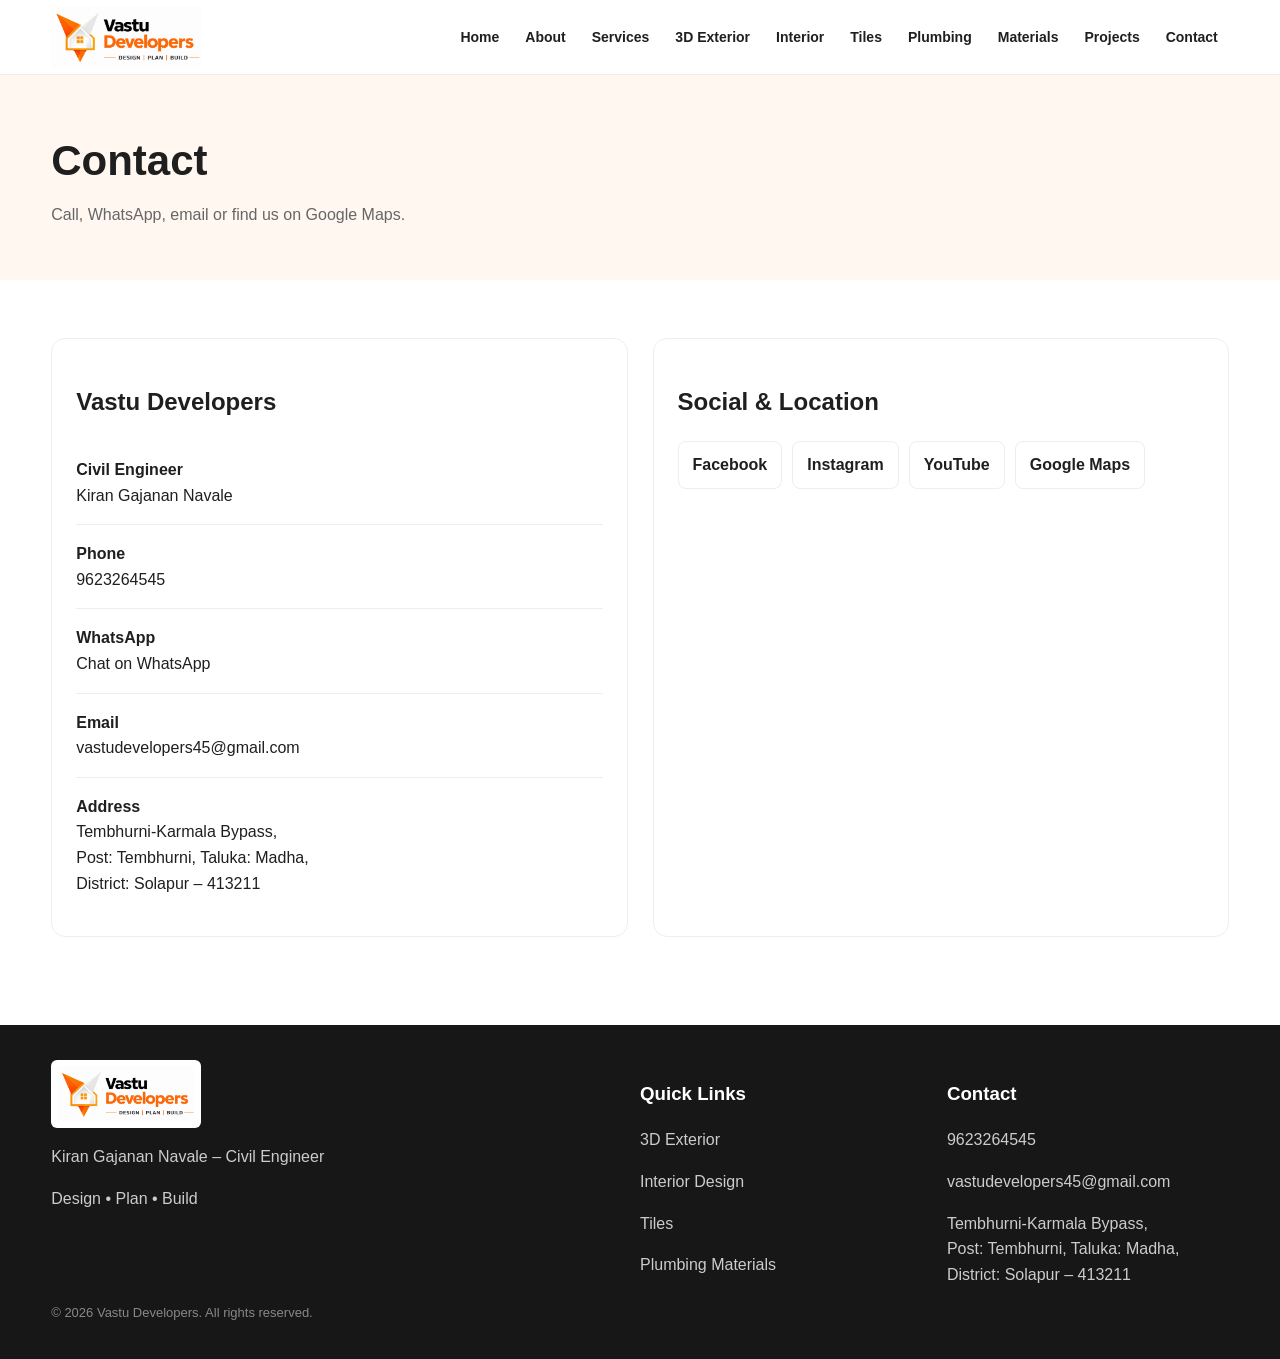
<file: contact/index.html>
<!doctype html><html lang="en"><head><meta charset="utf-8"><meta name="viewport" content="width=device-width,initial-scale=1"><title>Contact | Vastu Developers</title><link rel="stylesheet" href="../style.css"></head><body><header><div class="container nav"><a href="../index.html"><img class="logo" src="../images/logo.PNG" alt="Vastu Developers logo"></a><nav><a href="../index.html">Home</a><a href="../about/">About</a><a href="../services/">Services</a><a href="../3d-exterior/">3D Exterior</a><a href="../interior-design/">Interior</a><a href="../tiles/">Tiles</a><a href="../plumbing-materials/">Plumbing</a><a href="../building-materials/">Materials</a><a href="../projects/">Projects</a><a href="../contact/">Contact</a></nav></div></header><main><section class="page-hero"><div class="container"><h1>Contact</h1><p>Call, WhatsApp, email or find us on Google Maps.</p></div></section><section><div class="container contact-grid"><div class="info-box"><h2>Vastu Developers</h2><div class="contact-item"><strong>Civil Engineer</strong><br>Kiran Gajanan Navale</div><div class="contact-item"><strong>Phone</strong><br><a href="tel:9623264545">9623264545</a></div><div class="contact-item"><strong>WhatsApp</strong><br><a href="https://wa.me/919623264545">Chat on WhatsApp</a></div><div class="contact-item"><strong>Email</strong><br><a href="mailto:vastudevelopers45@gmail.com">vastudevelopers45@gmail.com</a></div><div class="contact-item"><strong>Address</strong><br>Tembhurni-Karmala Bypass,<br>Post: Tembhurni, Taluka: Madha,<br>District: Solapur – 413211</div></div><div class="info-box"><h2>Social & Location</h2><div class="socials"><a href="https://www.facebook.com/profile.php?id=100065166804311&mibextid=ZbWKwL">Facebook</a><a href="https://instagram.com/vastudevelopers?igshid=YmMyMTA2M2Y=">Instagram</a><a href="https://youtube.com/@VastuDevelopers">YouTube</a><a href="https://maps.app.goo.gl/xk24V7vPSnW2RWH27?g_st=ic">Google Maps</a></div></div></div></section></main><footer><div class="container footer-grid"><div><img class="logo" src="../images/logo.PNG" alt="Vastu Developers" style="background:#fff;padding:6px;border-radius:6px"><p>Kiran Gajanan Navale – Civil Engineer</p><p>Design • Plan • Build</p></div><div><h3>Quick Links</h3><p><a href="../3d-exterior/">3D Exterior</a></p><p><a href="../interior-design/">Interior Design</a></p><p><a href="../tiles/">Tiles</a></p><p><a href="../plumbing-materials/">Plumbing Materials</a></p></div><div><h3>Contact</h3><p><a href="tel:9623264545">9623264545</a></p><p><a href="mailto:vastudevelopers45@gmail.com">vastudevelopers45@gmail.com</a></p><p>Tembhurni-Karmala Bypass,<br>Post: Tembhurni, Taluka: Madha,<br>District: Solapur – 413211</p></div></div><div class="container small">© 2026 Vastu Developers. All rights reserved.</div></footer></body></html>
</file>
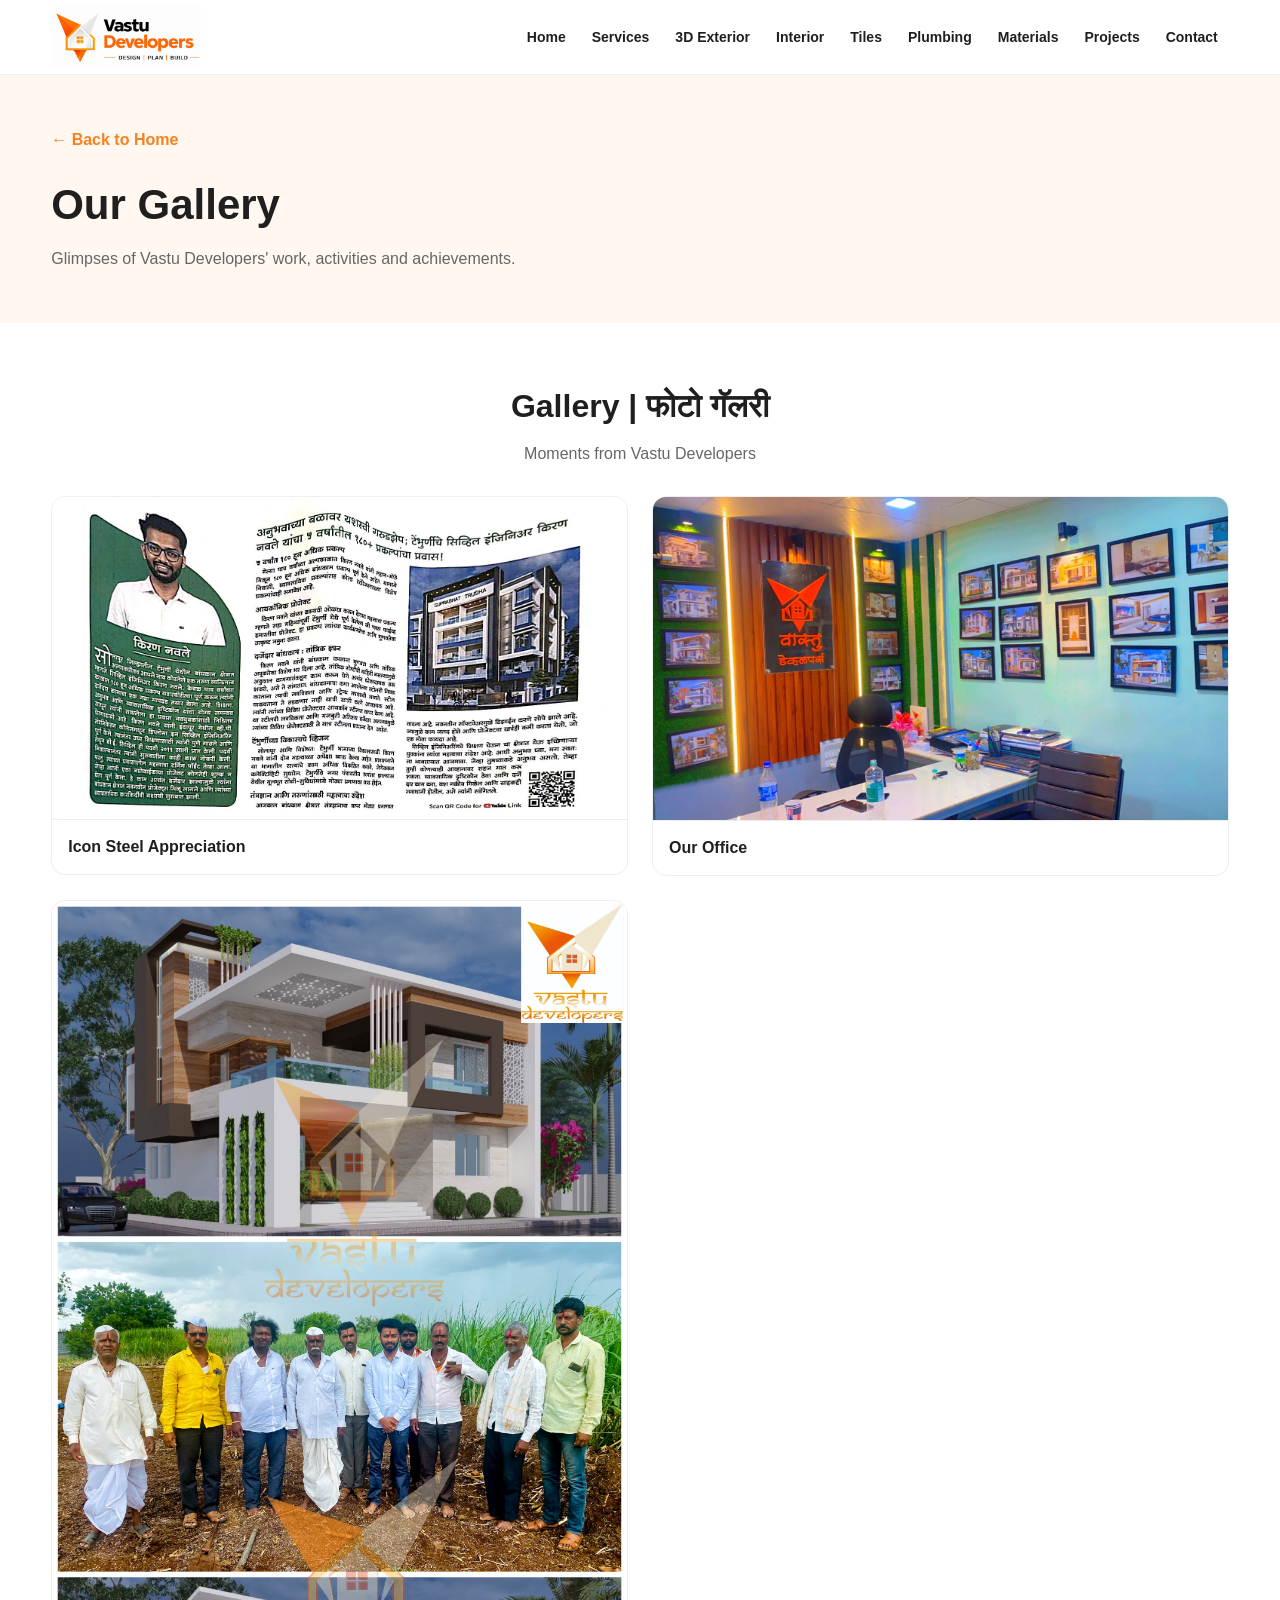
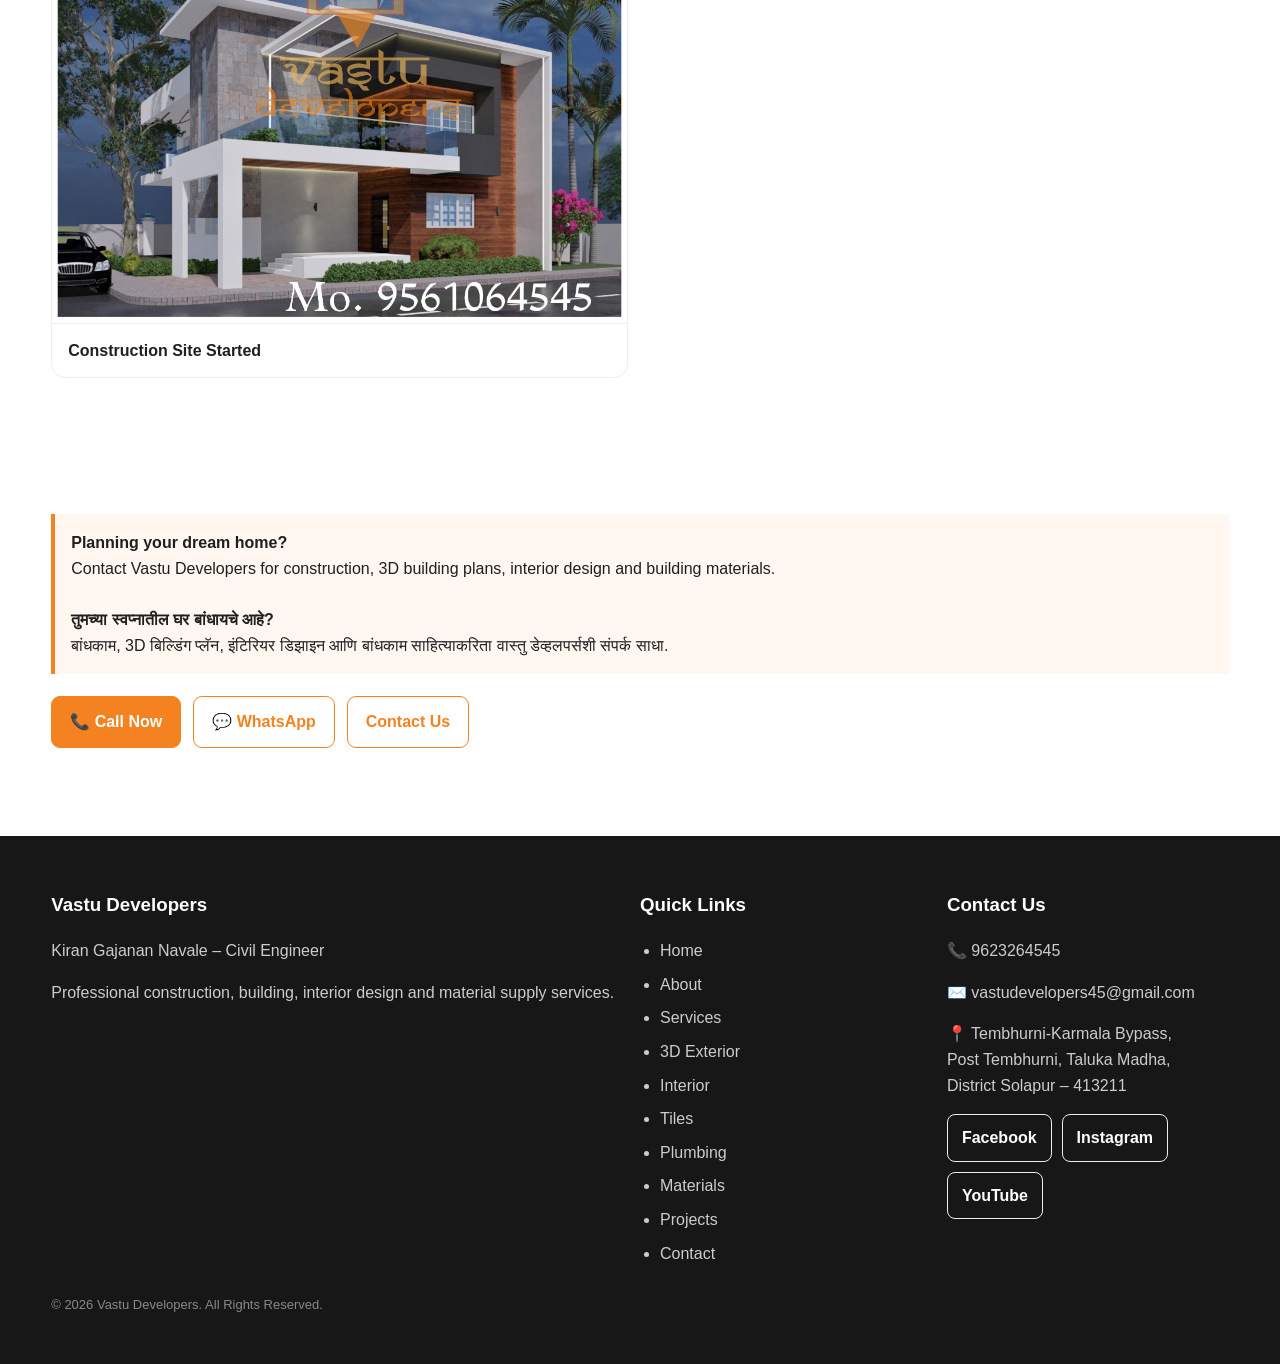
<file: gallery/index.html>
<!DOCTYPE html>
<html lang="en">
<head>
  <meta charset="UTF-8">
  <meta name="viewport" content="width=device-width, initial-scale=1.0">
  <title>Gallery | Vastu Developers</title>
  <meta name="description" content="View the gallery of Vastu Developers, including construction site activities, office photos and achievements.">
  <link rel="stylesheet" href="../style.css">
  <style>
    .gallery-grid {
      display: grid;
      grid-template-columns: repeat(2, 1fr);
      gap: 24px;
      align-items: start;
    }
    .gallery-item {
      margin: 0;
      border: 1px solid var(--border);
      border-radius: 14px;
      overflow: hidden;
      background: #fff;
    }
    /* Preserve original image proportions; no cropping */
    .gallery-item img {
      display: block;
      width: auto;
      height: auto;
      max-width: 100%;
      margin: auto;
    }
    .gallery-item figcaption {
      padding: 14px 16px;
      font-weight: 700;
      border-top: 1px solid var(--border);
    }
    @media (max-width: 600px) {
      .gallery-grid {
        grid-template-columns: 1fr;
        gap: 20px;
      }
    }
  </style>
</head>
<body>
<header>
  <div class="container nav">
    <a href="../">
      <img src="../images/logo.PNG"
           alt="Vastu Developers Logo"
           class="logo">
    </a>
    <nav>
      <a href="../">Home</a>
      <a href="../services/">Services</a>
      <a href="../3d-exterior/">3D Exterior</a>
      <a href="../interior-design/">Interior</a>
      <a href="../tiles/">Tiles</a>
      <a href="../plumbing-materials/">Plumbing</a>
      <a href="../building-materials/">Materials</a>
      <a href="../projects/">Projects</a>
      <a href="../contact/">Contact</a>
    </nav>
  </div>
</header>
<main>
  <!-- Gallery heading -->
  <section class="page-hero">
    <div class="container">
      <a href="../" class="back">← Back to Home</a>
      <h1>Our Gallery</h1>
      <p>Glimpses of Vastu Developers' work, activities and achievements.</p>
    </div>
  </section>
  <!-- Gallery images -->
  <section>
    <div class="container">
      <div class="section-head">
        <h2>Gallery | फोटो गॅलरी</h2>
        <p>Moments from Vastu Developers</p>
      </div>
      <div class="gallery-grid">
        <figure class="gallery-item">
          <img
            src="Icon%20Steel%20Appreciated%20.JPG"
            alt="Vastu Developers - Icon Steel Appreciation"
            loading="lazy">
          <figcaption>Icon Steel Appreciation</figcaption>
        </figure>
        <figure class="gallery-item">
          <img
            src="Office%20photo%20.jpg"
            alt="Vastu Developers Office"
            loading="lazy">
          <figcaption>Our Office</figcaption>
        </figure>
        <figure class="gallery-item">
          <img
            src="Site%20started%20.JPEG"
            alt="Vastu Developers Construction Site Started"
            loading="lazy">
          <figcaption>Construction Site Started</figcaption>
        </figure>
      </div>
    </div>
  </section>
  <!-- Contact section -->
  <section>
    <div class="container">
      <div class="notice">
        <strong>Planning your dream home?</strong><br>
        Contact Vastu Developers for construction, 3D building plans,
        interior design and building materials.
        <br><br>
        <strong>तुमच्या स्वप्नातील घर बांधायचे आहे?</strong><br>
        बांधकाम, 3D बिल्डिंग प्लॅन, इंटिरियर डिझाइन आणि बांधकाम
        साहित्याकरिता वास्तु डेव्हलपर्सशी संपर्क साधा.
      </div>
      <div class="buttons">
        <a class="btn primary" href="tel:+919623264545">📞 Call Now</a>
        <a class="btn secondary"
           href="https://wa.me/919623264545"
           target="_blank"
           rel="noopener noreferrer">💬 WhatsApp</a>
        <a class="btn secondary" href="../contact/">Contact Us</a>
      </div>
    </div>
  </section>
</main>
<footer>
  <div class="container footer-grid">
    <div>
      <h3>Vastu Developers</h3>
      <p>Kiran Gajanan Navale – Civil Engineer</p>
      <p>Professional construction, building, interior design and material supply services.</p>
    </div>
    <div>
      <h3>Quick Links</h3>
      <ul class="list">
        <li><a href="../">Home</a></li>
        <li><a href="../about/">About</a></li>
        <li><a href="../services/">Services</a></li>
        <li><a href="../3d-exterior/">3D Exterior</a></li>
        <li><a href="../interior-design/">Interior</a></li>
        <li><a href="../tiles/">Tiles</a></li>
        <li><a href="../plumbing-materials/">Plumbing</a></li>
        <li><a href="../building-materials/">Materials</a></li>
        <li><a href="../projects/">Projects</a></li>
        <li><a href="../contact/">Contact</a></li>
      </ul>
    </div>
    <div>
      <h3>Contact Us</h3>
      <p>
        📞 <a href="tel:+919623264545">9623264545</a>
      </p>
      <p>
        ✉️ <a href="mailto:vastudevelopers45@gmail.com">vastudevelopers45@gmail.com</a>
      </p>
      <p>
        📍 Tembhurni-Karmala Bypass,<br>
        Post Tembhurni, Taluka Madha,<br>
        District Solapur – 413211
      </p>
      <div class="socials">
        <a href="https://www.facebook.com/profile.php?id=100065166804311"
           target="_blank"
           rel="noopener noreferrer">Facebook</a>
        <a href="https://instagram.com/vastudevelopers"
           target="_blank"
           rel="noopener noreferrer">Instagram</a>
        <a href="https://youtube.com/@VastuDevelopers"
           target="_blank"
           rel="noopener noreferrer">YouTube</a>
      </div>
    </div>
  </div>
  <div class="container">
    <p class="small">© 2026 Vastu Developers. All Rights Reserved.</p>
  </div>
</footer>
</body>
</html>
</file>
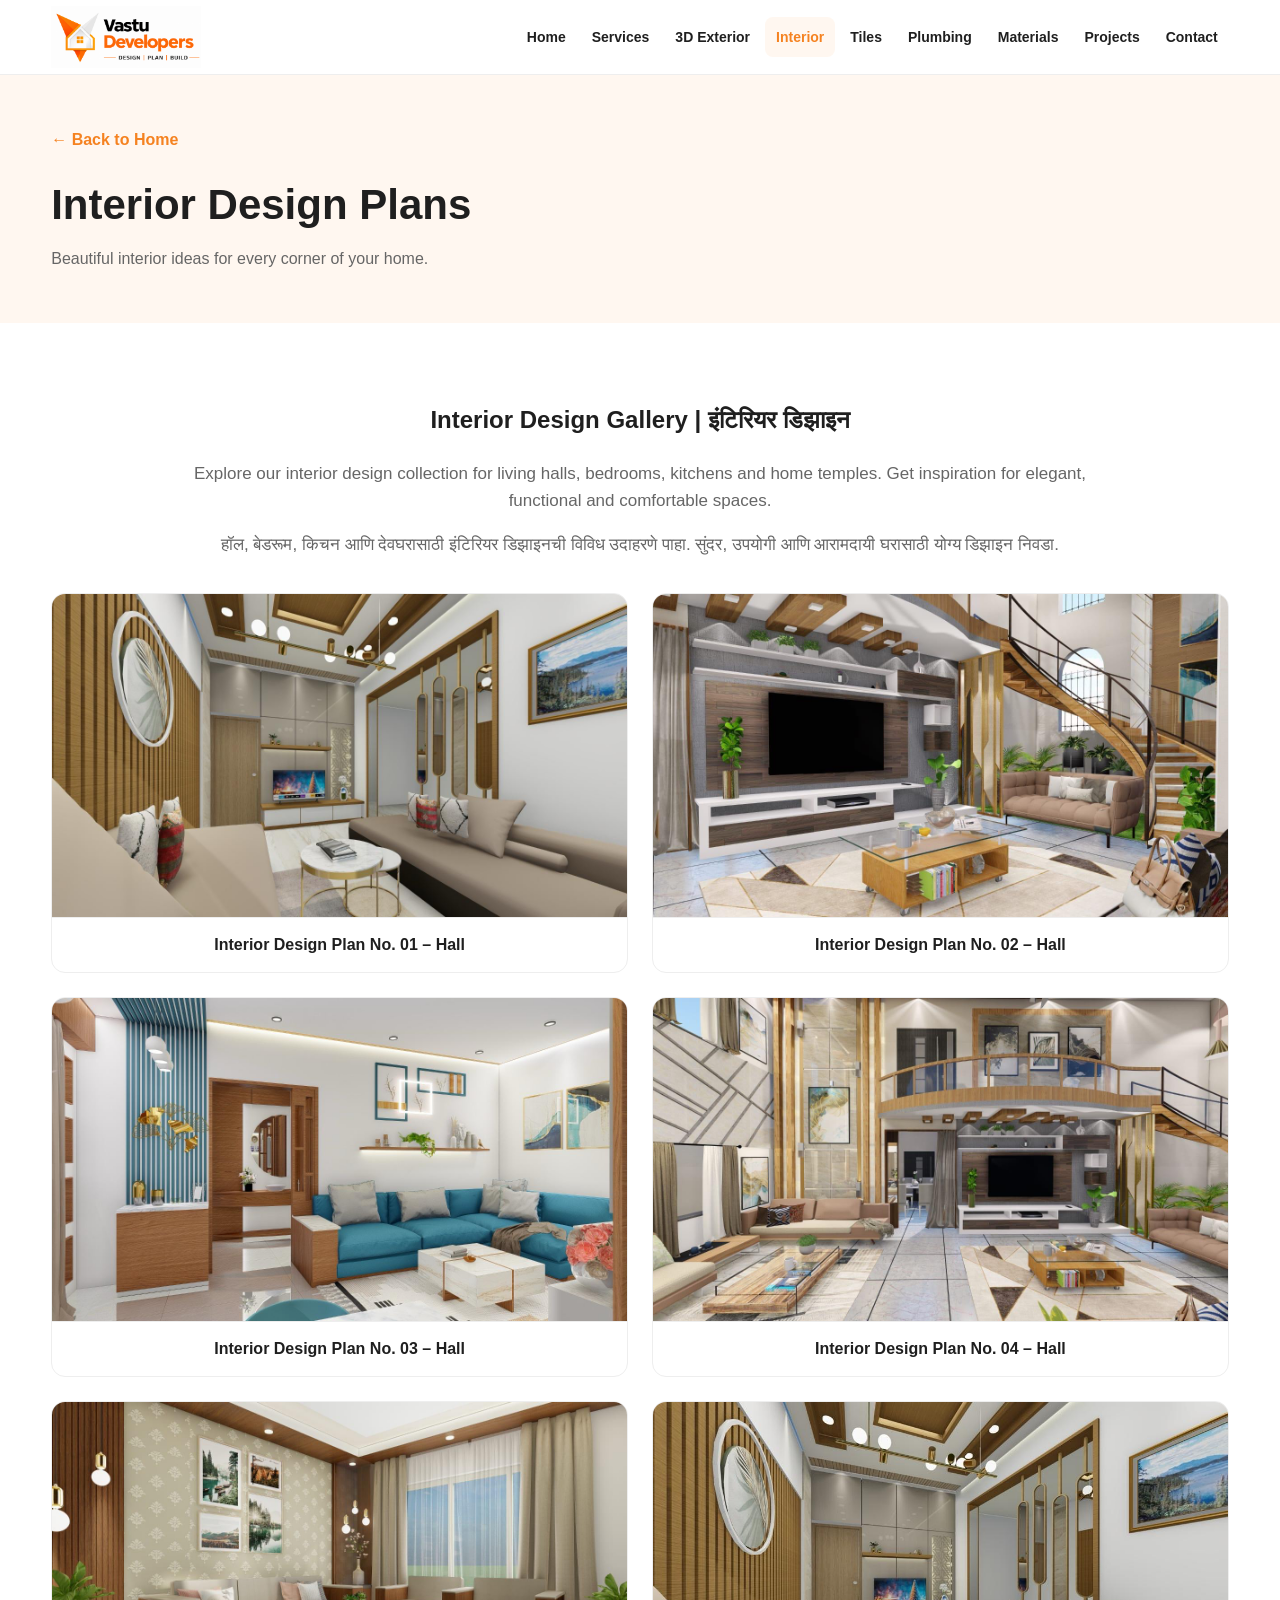
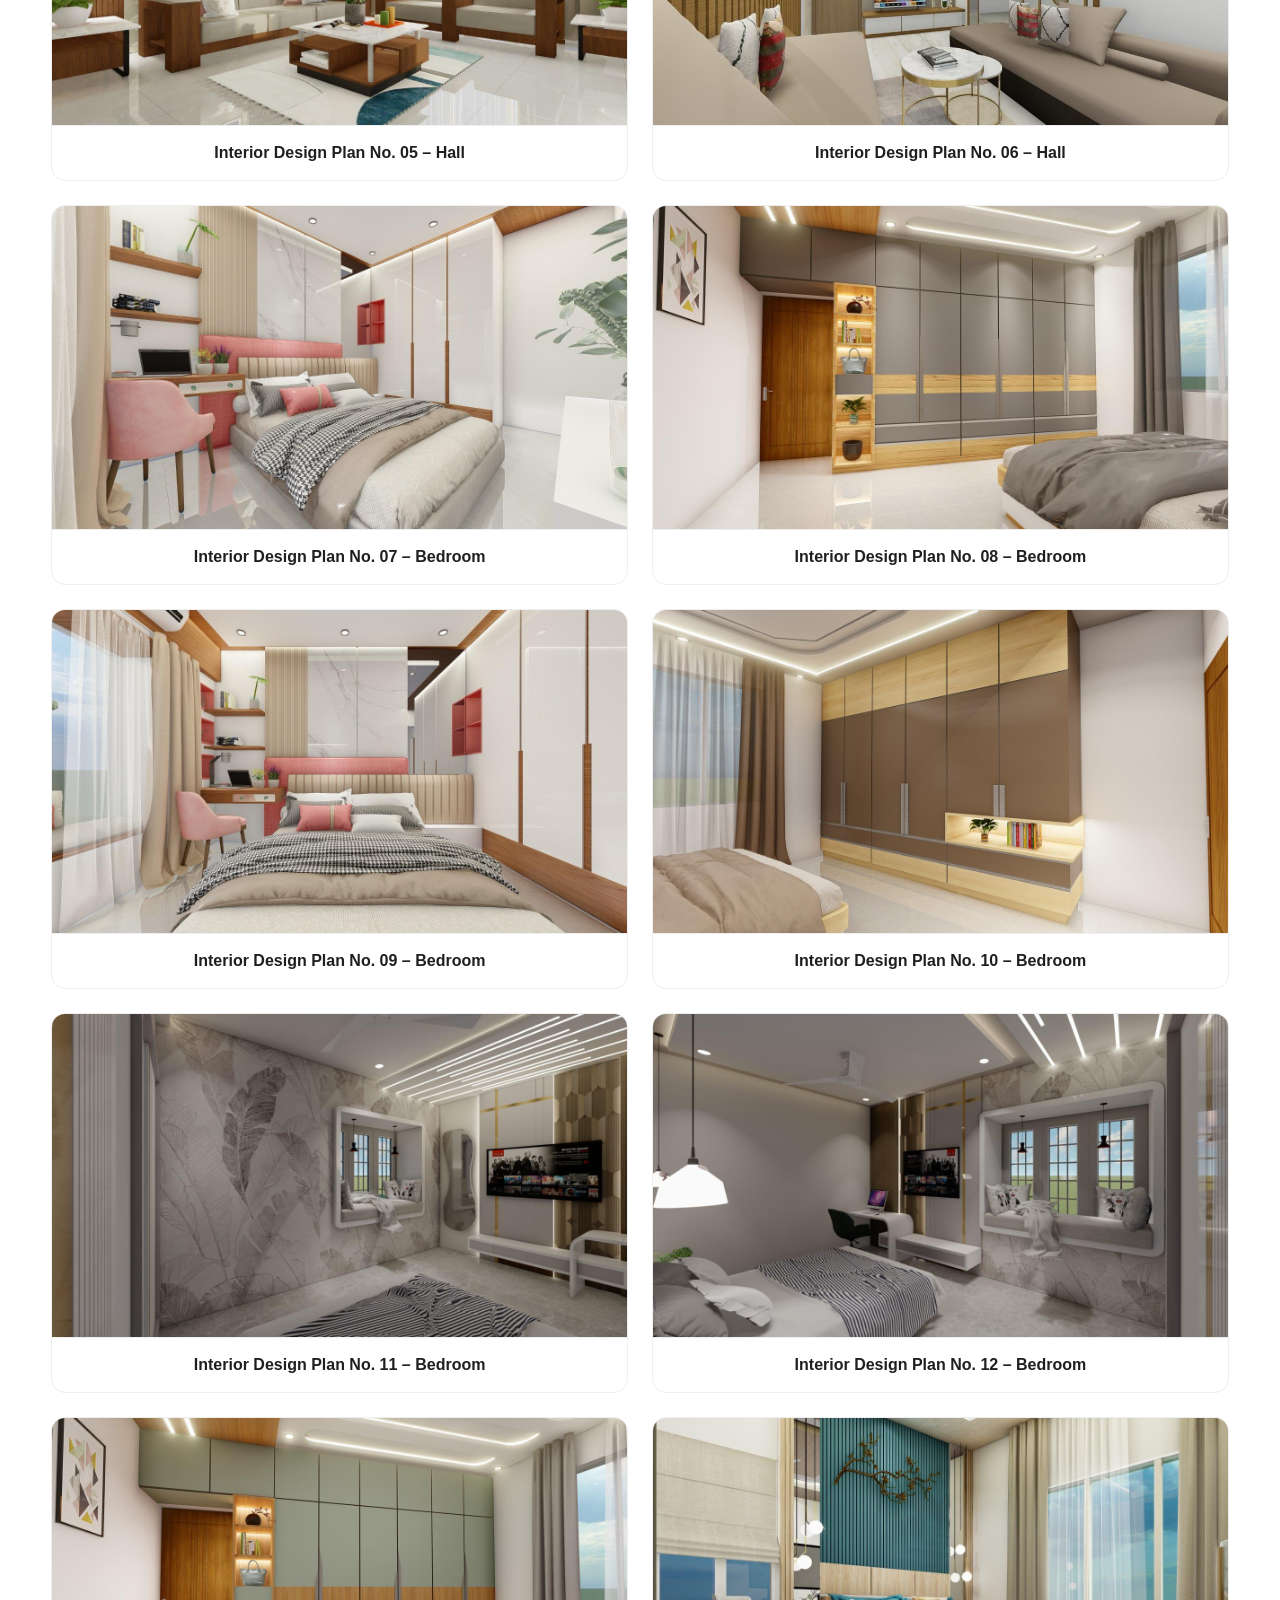
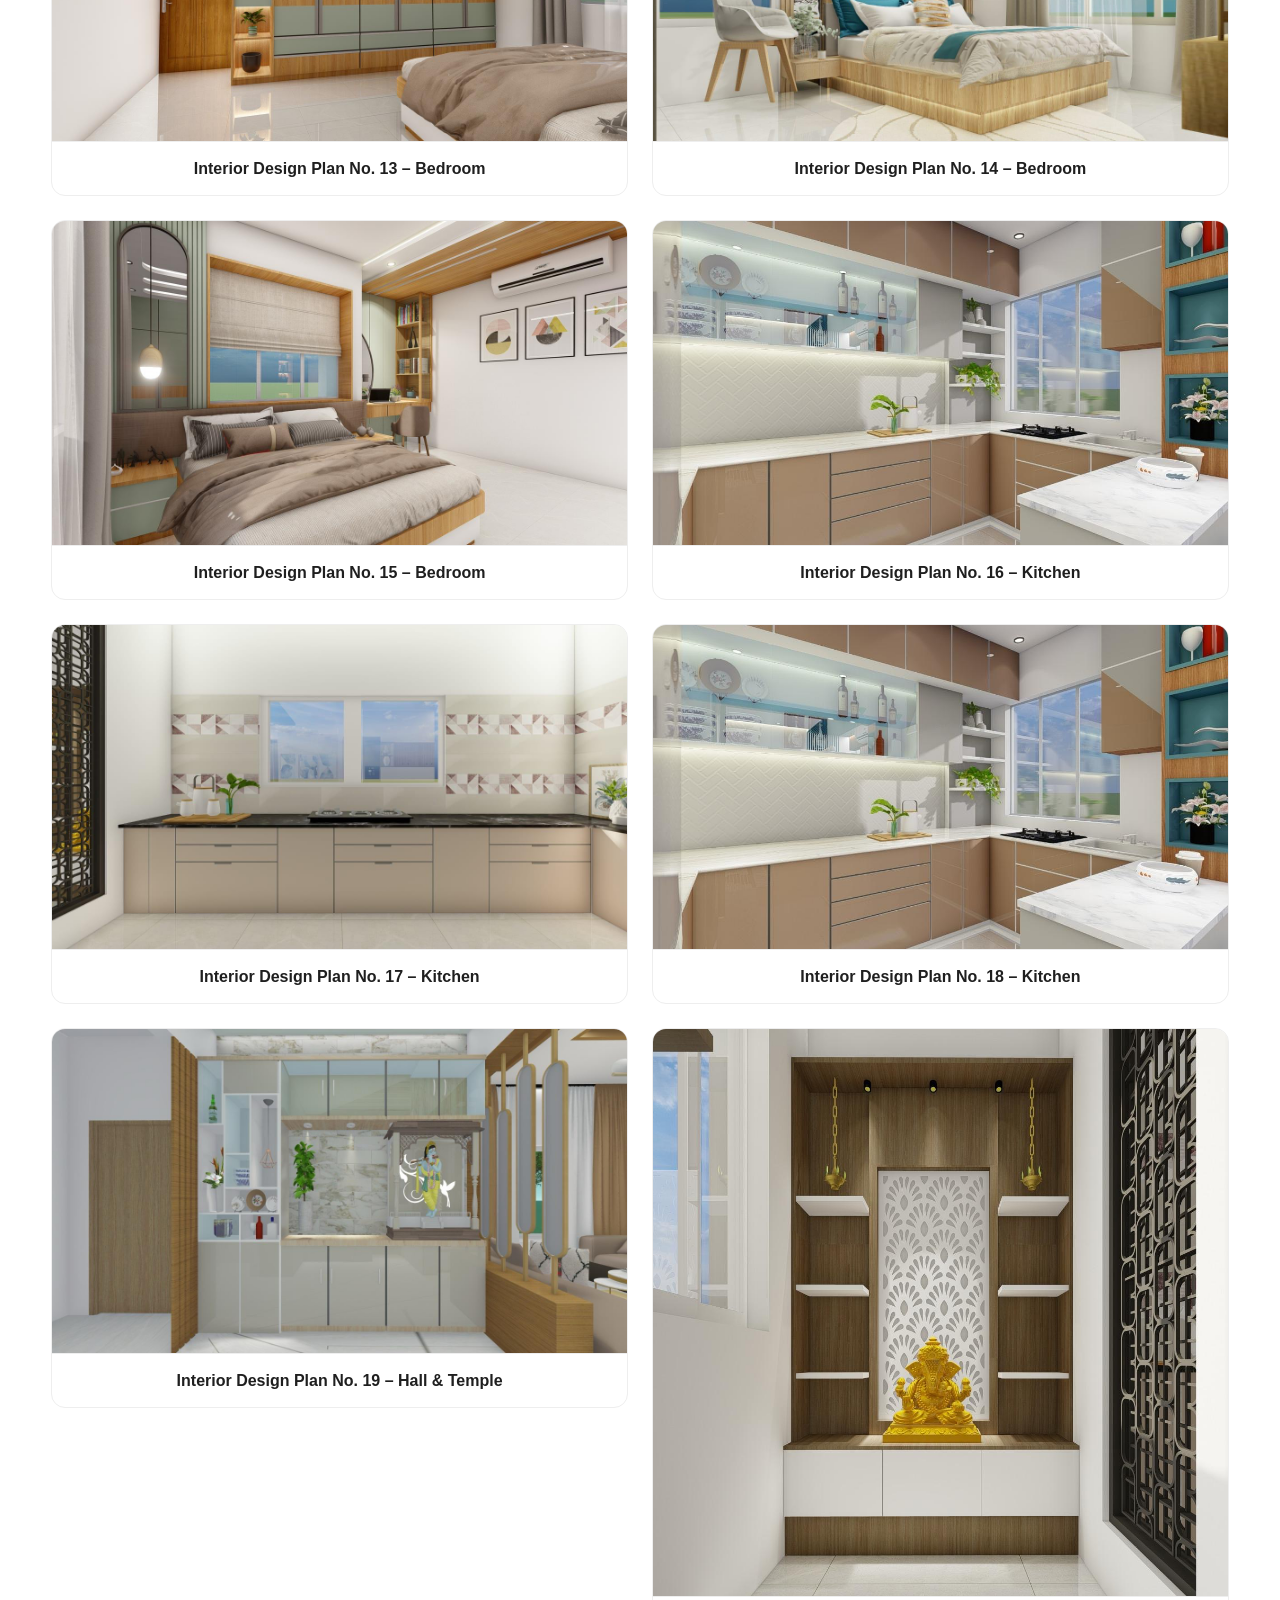
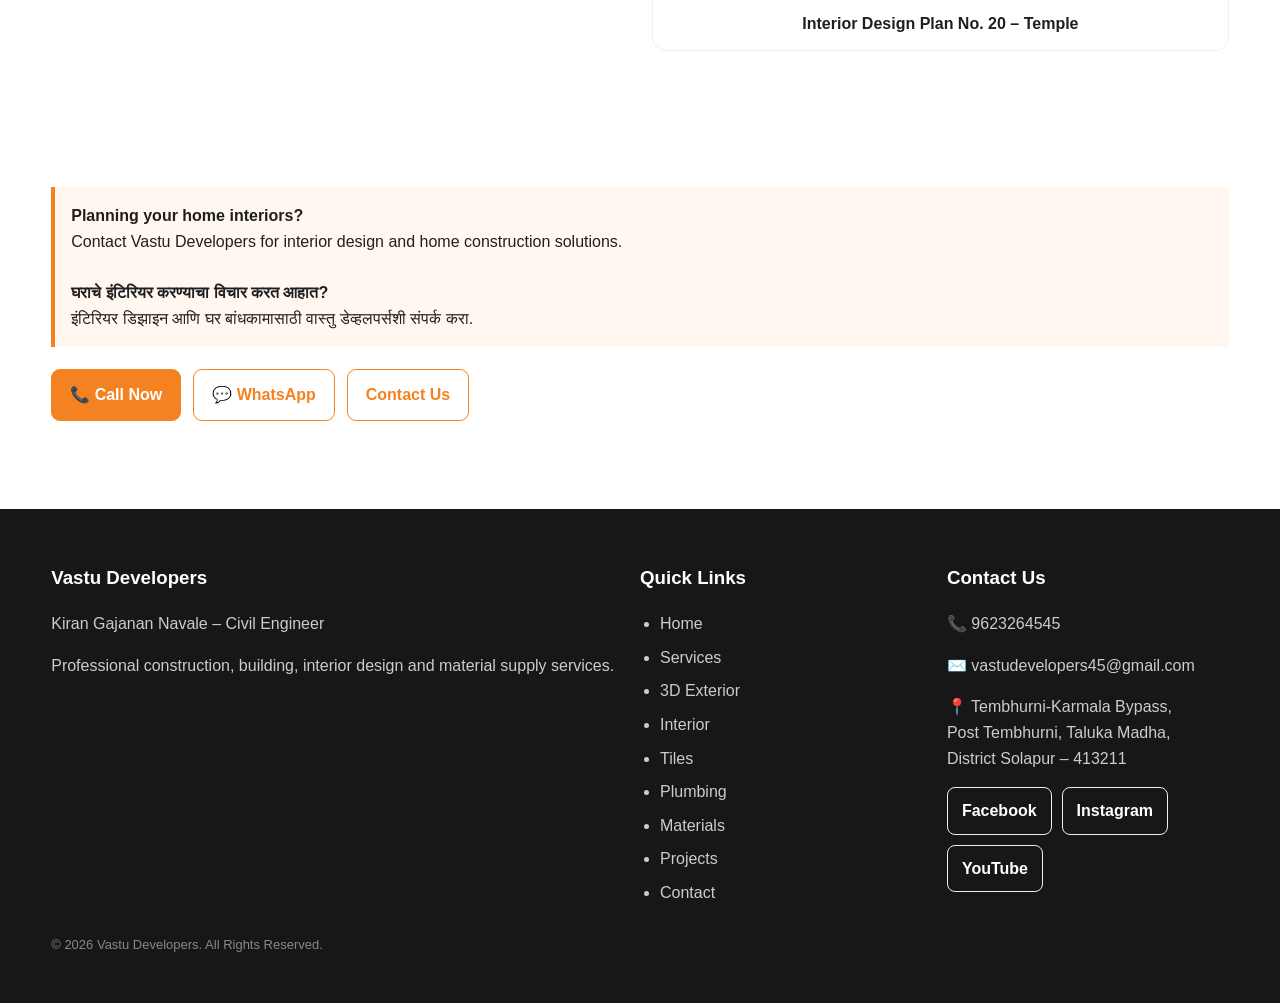
<file: interior-design/index.html>
<!DOCTYPE html>
<html lang="en">
<head>
  <meta charset="UTF-8">
  <meta name="viewport" content="width=device-width, initial-scale=1.0">

  <title>Interior Design | Vastu Developers</title>
  <meta name="description" content="Explore interior design plans for halls, bedrooms, kitchens and temples by Vastu Developers.">

  <link rel="stylesheet" href="../style.css">

  <style>
    .interior-intro {
      max-width: 900px;
      margin: 0 auto 35px;
      text-align: center;
    }

    .interior-intro p {
      color: var(--muted);
      font-size: 17px;
    }

    .interior-gallery {
      display: grid;
      grid-template-columns: repeat(2, minmax(0, 1fr));
      gap: 24px;
      align-items: start;
    }

    .interior-item {
      margin: 0;
      border: 1px solid var(--border);
      border-radius: 14px;
      overflow: hidden;
      background: #fff;
    }

    /* Preserve original image dimensions and proportions.
       No cropping, no fixed height, no object-fit. */
    .interior-item img {
      display: block;
      width: auto;
      height: auto;
      max-width: 100%;
      margin: auto;
    }

    .interior-item figcaption {
      padding: 14px 16px;
      font-weight: 700;
      text-align: center;
      border-top: 1px solid var(--border);
    }

    @media (max-width: 600px) {
      .interior-gallery {
        grid-template-columns: 1fr;
        gap: 20px;
      }
    }
  </style>
</head>

<body>

<header>
  <div class="container nav">
    <a href="../">
      <img src="../images/logo.PNG"
           alt="Vastu Developers Logo"
           class="logo">
    </a>

    <nav>
      <a href="../">Home</a>
      <a href="../services/">Services</a>
      <a href="../3d-exterior/">3D Exterior</a>
      <a href="../interior-design/" class="active">Interior</a>
      <a href="../tiles/">Tiles</a>
      <a href="../plumbing-materials/">Plumbing</a>
      <a href="../building-materials/">Materials</a>
      <a href="../projects/">Projects</a>
      <a href="../contact/">Contact</a>
    </nav>
  </div>
</header>

<main>

  <!-- Page heading -->
  <section class="page-hero">
    <div class="container">
      <a href="../" class="back">← Back to Home</a>
      <h1>Interior Design Plans</h1>
      <p>Beautiful interior ideas for every corner of your home.</p>
    </div>
  </section>

  <!-- Introduction -->
  <section>
    <div class="container">

      <div class="interior-intro">
        <h2>Interior Design Gallery | इंटिरियर डिझाइन</h2>

        <p>
          Explore our interior design collection for living halls,
          bedrooms, kitchens and home temples. Get inspiration for
          elegant, functional and comfortable spaces.
        </p>

        <p>
          हॉल, बेडरूम, किचन आणि देवघरासाठी इंटिरियर डिझाइनची
          विविध उदाहरणे पाहा. सुंदर, उपयोगी आणि आरामदायी
          घरासाठी योग्य डिझाइन निवडा.
        </p>
      </div>

      <div class="interior-gallery">

        <figure class="interior-item">
          <img src="../images/interior-design/Interior%20Design%20Plan%20-%201%20(Hall).JPG"
               alt="Interior Design Plan 1 - Hall" loading="lazy">
          <figcaption>Interior Design Plan No. 01 – Hall</figcaption>
        </figure>

        <figure class="interior-item">
          <img src="../images/interior-design/Interior%20Design%20Plan%20-%202%20(Hall).JPG"
               alt="Interior Design Plan 2 - Hall" loading="lazy">
          <figcaption>Interior Design Plan No. 02 – Hall</figcaption>
        </figure>

        <figure class="interior-item">
          <img src="../images/interior-design/Interior%20Design%20Plan%20-%203%20(Hall).JPG"
               alt="Interior Design Plan 3 - Hall" loading="lazy">
          <figcaption>Interior Design Plan No. 03 – Hall</figcaption>
        </figure>

        <figure class="interior-item">
          <img src="../images/interior-design/Interior%20Design%20Plan%20-%204%20(Hall).JPG"
               alt="Interior Design Plan 4 - Hall" loading="lazy">
          <figcaption>Interior Design Plan No. 04 – Hall</figcaption>
        </figure>

        <figure class="interior-item">
          <img src="../images/interior-design/Interior%20Design%20Plan%20-%205%20(Hall).JPG"
               alt="Interior Design Plan 5 - Hall" loading="lazy">
          <figcaption>Interior Design Plan No. 05 – Hall</figcaption>
        </figure>

        <figure class="interior-item">
          <img src="../images/interior-design/Interior%20Design%20Plan%20-%206%20(Hall).JPG"
               alt="Interior Design Plan 6 - Hall" loading="lazy">
          <figcaption>Interior Design Plan No. 06 – Hall</figcaption>
        </figure>

        <figure class="interior-item">
          <img src="../images/interior-design/Interior%20Design%20Plan%20-%207%20(Bedroom).JPG"
               alt="Interior Design Plan 7 - Bedroom" loading="lazy">
          <figcaption>Interior Design Plan No. 07 – Bedroom</figcaption>
        </figure>

        <figure class="interior-item">
          <img src="../images/interior-design/Interior%20Design%20Plan%20-%208%20(Bedroom).JPG"
               alt="Interior Design Plan 8 - Bedroom" loading="lazy">
          <figcaption>Interior Design Plan No. 08 – Bedroom</figcaption>
        </figure>

        <figure class="interior-item">
          <img src="../images/interior-design/Interior%20Design%20Plan%20-%209%20(Bedroom).JPG"
               alt="Interior Design Plan 9 - Bedroom" loading="lazy">
          <figcaption>Interior Design Plan No. 09 – Bedroom</figcaption>
        </figure>

        <figure class="interior-item">
          <img src="../images/interior-design/Interior%20Design%20Plan%20-%2010%20(Bedroom).JPG"
               alt="Interior Design Plan 10 - Bedroom" loading="lazy">
          <figcaption>Interior Design Plan No. 10 – Bedroom</figcaption>
        </figure>

        <figure class="interior-item">
          <img src="../images/interior-design/Interior%20Design%20Plan%20-%2011%20(Bedroom).JPG"
               alt="Interior Design Plan 11 - Bedroom" loading="lazy">
          <figcaption>Interior Design Plan No. 11 – Bedroom</figcaption>
        </figure>

        <figure class="interior-item">
          <img src="../images/interior-design/Interior%20Design%20Plan%20-%2012%20(Bedroom).JPG"
               alt="Interior Design Plan 12 - Bedroom" loading="lazy">
          <figcaption>Interior Design Plan No. 12 – Bedroom</figcaption>
        </figure>

        <figure class="interior-item">
          <img src="../images/interior-design/Interior%20Design%20Plan%20-%2013%20(Bedroom).JPG"
               alt="Interior Design Plan 13 - Bedroom" loading="lazy">
          <figcaption>Interior Design Plan No. 13 – Bedroom</figcaption>
        </figure>

        <figure class="interior-item">
          <img src="../images/interior-design/Interior%20Design%20Plan%20-%2014%20(Bedroom).JPG"
               alt="Interior Design Plan 14 - Bedroom" loading="lazy">
          <figcaption>Interior Design Plan No. 14 – Bedroom</figcaption>
        </figure>

        <figure class="interior-item">
          <img src="../images/interior-design/Interior%20Design%20Plan%20-%2015%20(Bedroom).JPG"
               alt="Interior Design Plan 15 - Bedroom" loading="lazy">
          <figcaption>Interior Design Plan No. 15 – Bedroom</figcaption>
        </figure>

        <figure class="interior-item">
          <img src="../images/interior-design/Interior%20Design%20Plan%20-%2016%20(Kitchen%20).JPG"
               alt="Interior Design Plan 16 - Kitchen" loading="lazy">
          <figcaption>Interior Design Plan No. 16 – Kitchen</figcaption>
        </figure>

        <figure class="interior-item">
          <img src="../images/interior-design/Interior%20Design%20Plan%20-%2017%20(Kitchen%20).JPG"
               alt="Interior Design Plan 17 - Kitchen" loading="lazy">
          <figcaption>Interior Design Plan No. 17 – Kitchen</figcaption>
        </figure>

        <figure class="interior-item">
          <img src="../images/interior-design/Interior%20Design%20Plan%20-%2018%20(Kitchen%20).JPG"
               alt="Interior Design Plan 18 - Kitchen" loading="lazy">
          <figcaption>Interior Design Plan No. 18 – Kitchen</figcaption>
        </figure>

        <figure class="interior-item">
          <img src="../images/interior-design/Interior%20Design%20Plan%20-%2019%20(Hall%26Temple%20).JPG"
               alt="Interior Design Plan 19 - Hall and Temple" loading="lazy">
          <figcaption>Interior Design Plan No. 19 – Hall &amp; Temple</figcaption>
        </figure>

        <figure class="interior-item">
          <img src="../images/interior-design/Interior%20Design%20Plan%20-%2020%20(Temple%20).JPG"
               alt="Interior Design Plan 20 - Temple" loading="lazy">
          <figcaption>Interior Design Plan No. 20 – Temple</figcaption>
        </figure>

      </div>
    </div>
  </section>

  <!-- Contact call to action -->
  <section>
    <div class="container">

      <div class="notice">
        <strong>Planning your home interiors?</strong><br>
        Contact Vastu Developers for interior design and home
        construction solutions.
        <br><br>
        <strong>घराचे इंटिरियर करण्याचा विचार करत आहात?</strong><br>
        इंटिरियर डिझाइन आणि घर बांधकामासाठी वास्तु डेव्हलपर्सशी संपर्क करा.
      </div>

      <div class="buttons">
        <a class="btn primary" href="tel:+919623264545">📞 Call Now</a>

        <a class="btn secondary"
           href="https://wa.me/919623264545"
           target="_blank"
           rel="noopener noreferrer">💬 WhatsApp</a>

        <a class="btn secondary" href="../contact/">Contact Us</a>
      </div>

    </div>
  </section>

</main>

<footer>
  <div class="container footer-grid">

    <div>
      <h3>Vastu Developers</h3>
      <p>Kiran Gajanan Navale – Civil Engineer</p>
      <p>Professional construction, building, interior design and material supply services.</p>
    </div>

    <div>
      <h3>Quick Links</h3>
      <ul class="list">
        <li><a href="../">Home</a></li>
        <li><a href="../services/">Services</a></li>
        <li><a href="../3d-exterior/">3D Exterior</a></li>
        <li><a href="../interior-design/">Interior</a></li>
        <li><a href="../tiles/">Tiles</a></li>
        <li><a href="../plumbing-materials/">Plumbing</a></li>
        <li><a href="../building-materials/">Materials</a></li>
        <li><a href="../projects/">Projects</a></li>
        <li><a href="../contact/">Contact</a></li>
      </ul>
    </div>

    <div>
      <h3>Contact Us</h3>

      <p>
        📞 <a href="tel:+919623264545">9623264545</a>
      </p>

      <p>
        ✉️ <a href="mailto:vastudevelopers45@gmail.com">vastudevelopers45@gmail.com</a>
      </p>

      <p>
        📍 Tembhurni-Karmala Bypass,<br>
        Post Tembhurni, Taluka Madha,<br>
        District Solapur – 413211
      </p>

      <div class="socials">
        <a href="https://www.facebook.com/profile.php?id=100065166804311"
           target="_blank" rel="noopener noreferrer">Facebook</a>

        <a href="https://instagram.com/vastudevelopers"
           target="_blank" rel="noopener noreferrer">Instagram</a>

        <a href="https://youtube.com/@VastuDevelopers"
           target="_blank" rel="noopener noreferrer">YouTube</a>
      </div>
    </div>

  </div>

  <div class="container">
    <p class="small">© 2026 Vastu Developers. All Rights Reserved.</p>
  </div>
</footer>

</body>
</html>
</file>
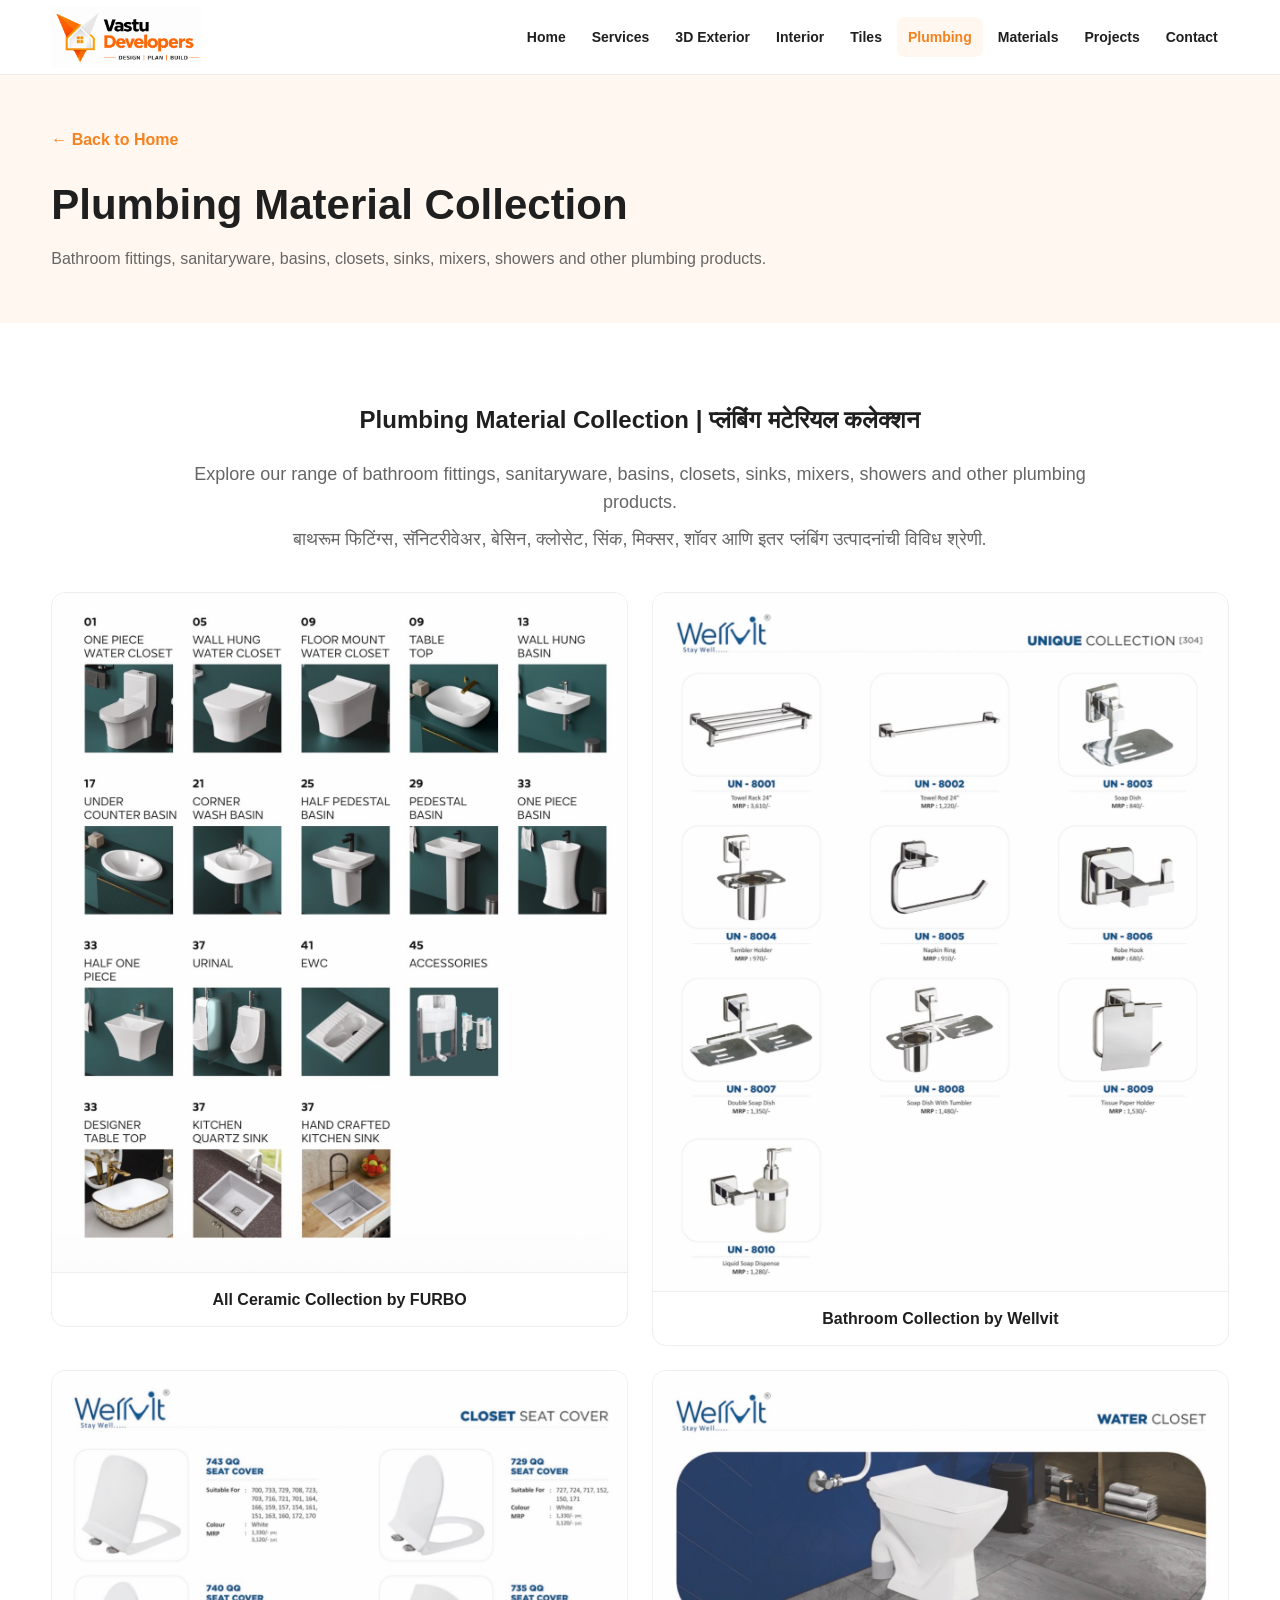
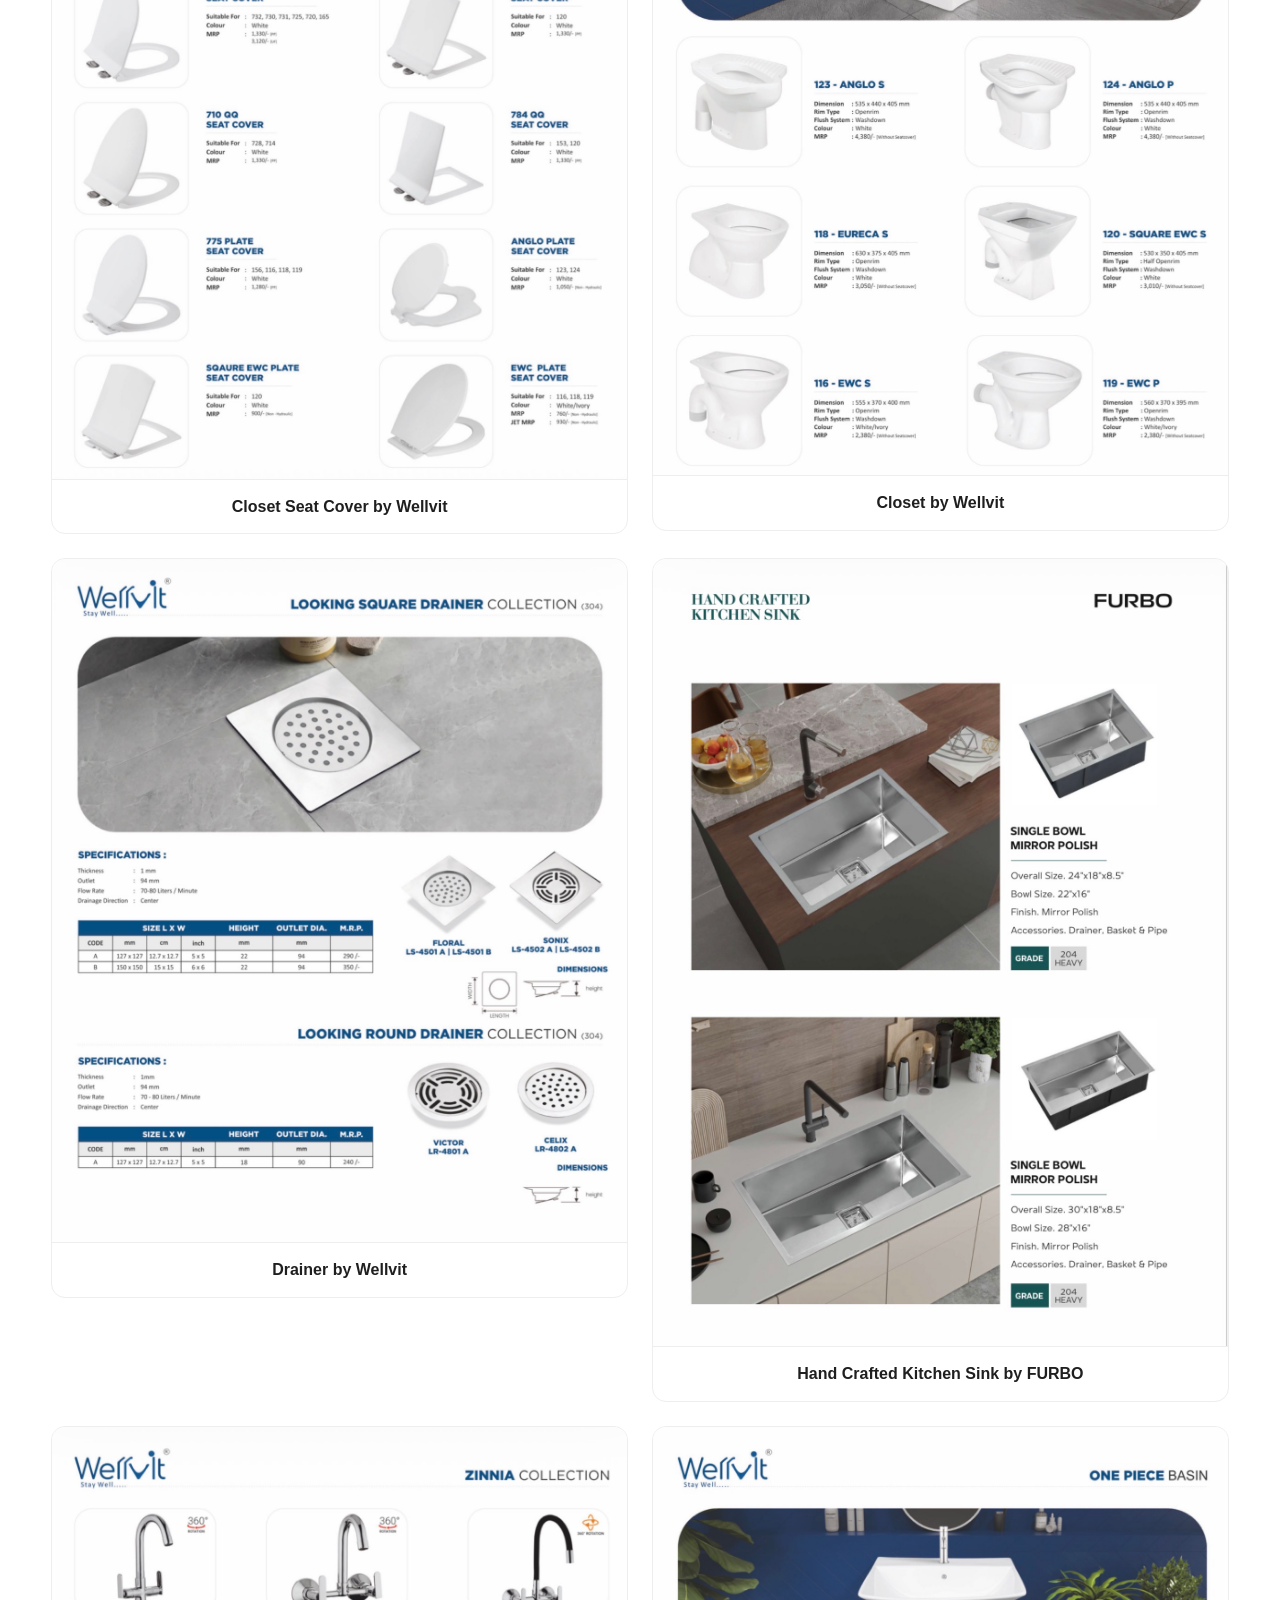
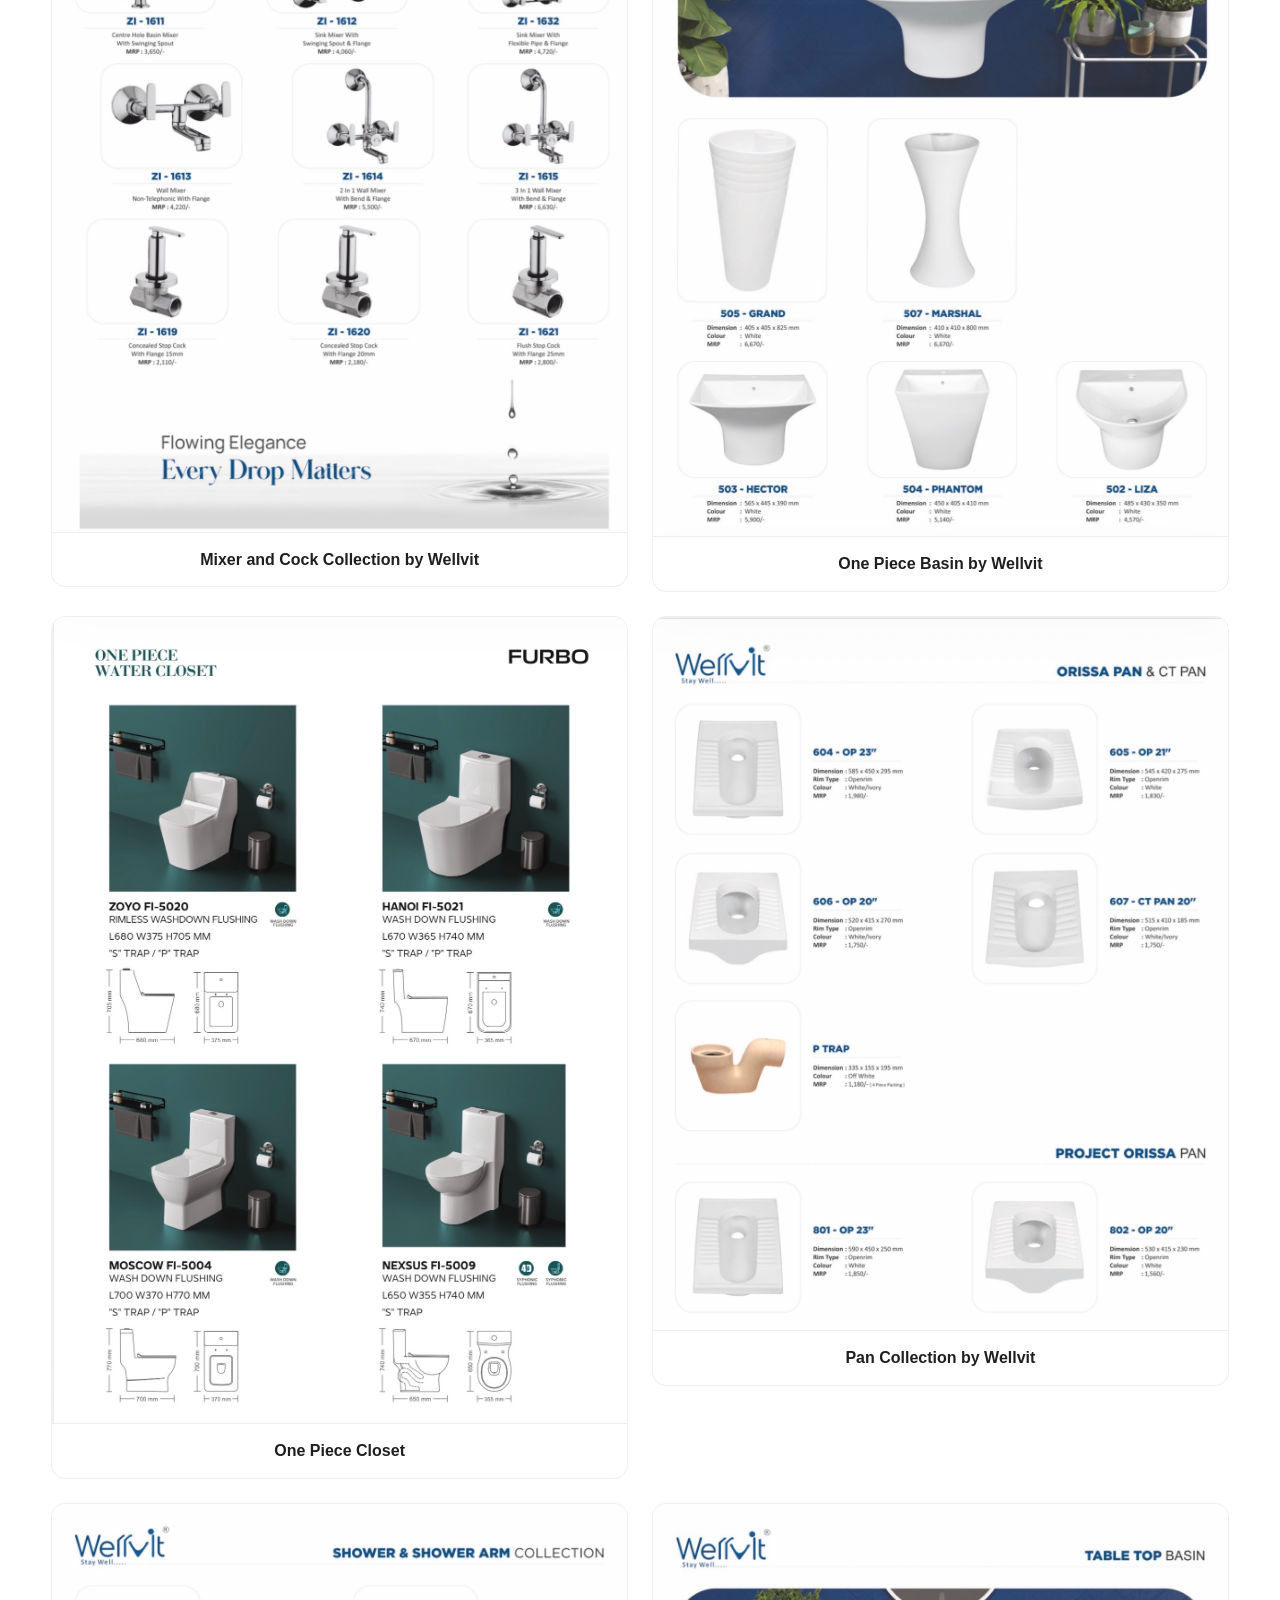
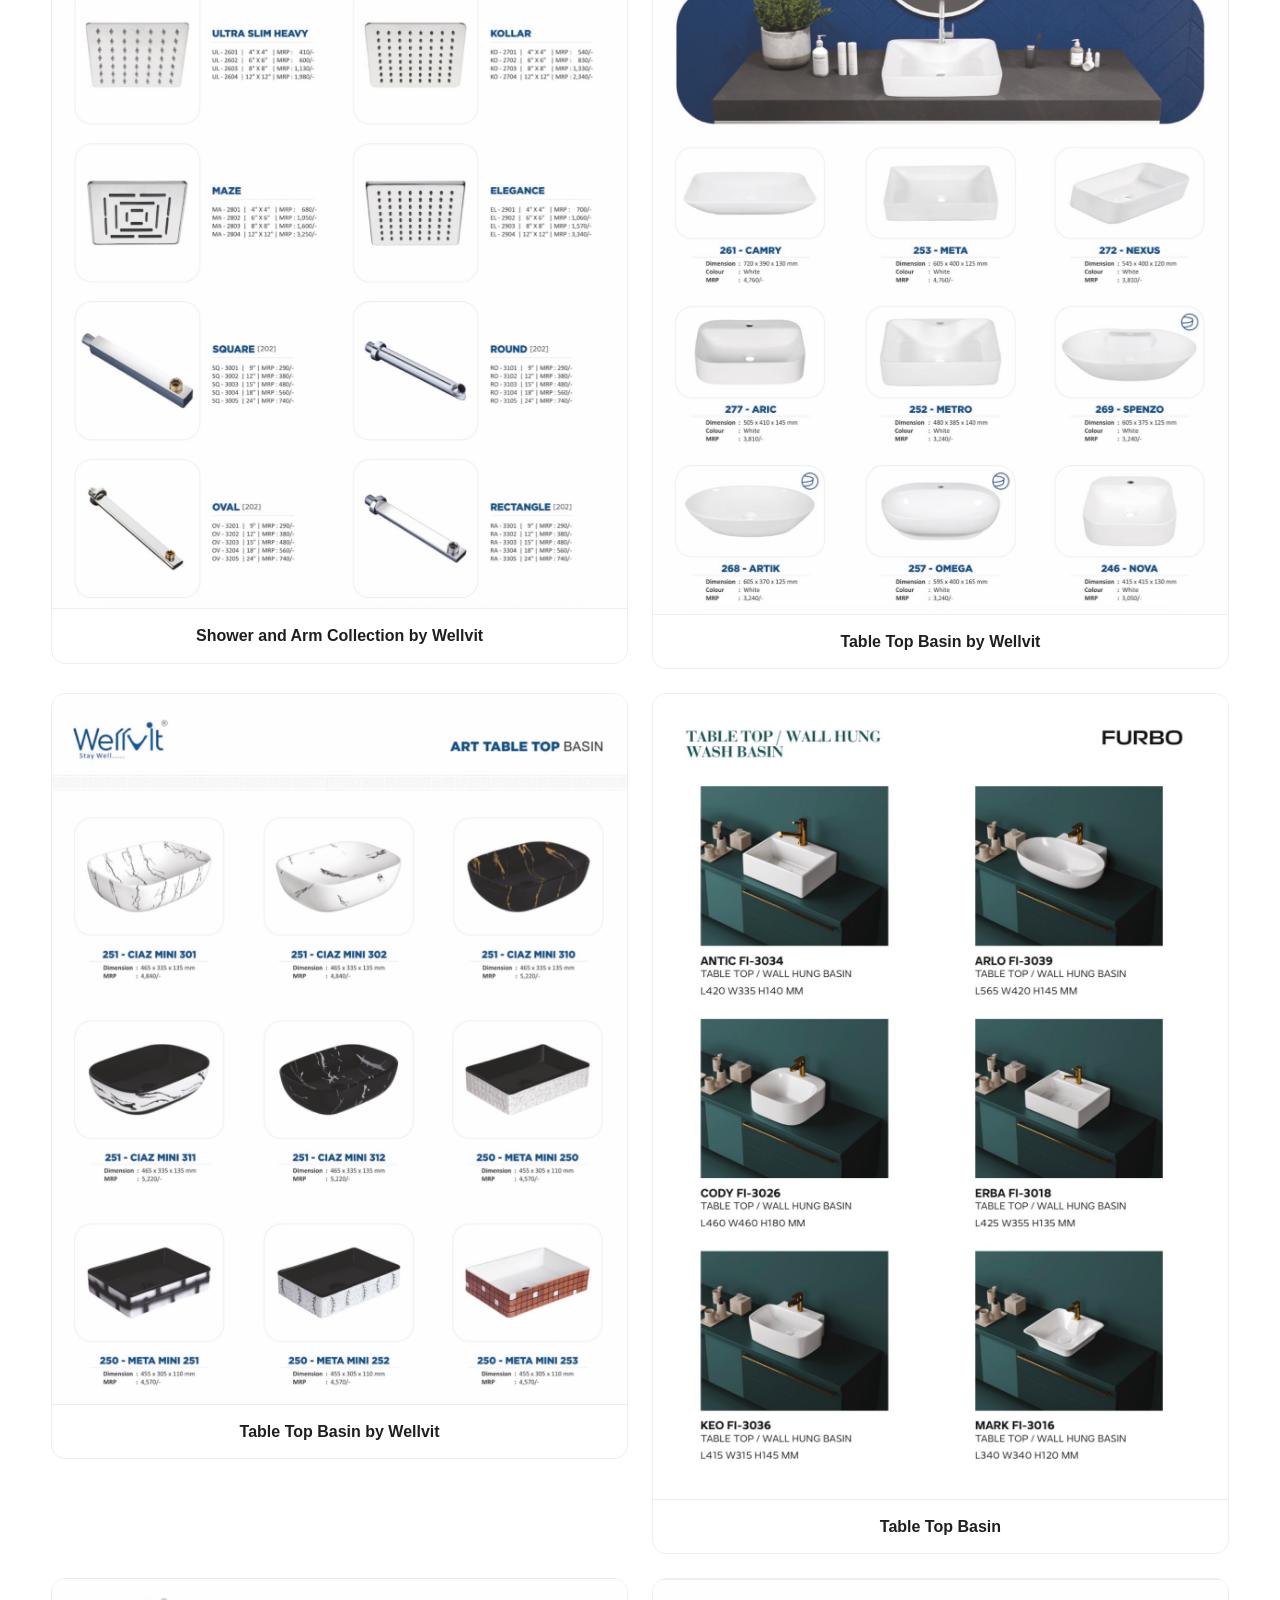
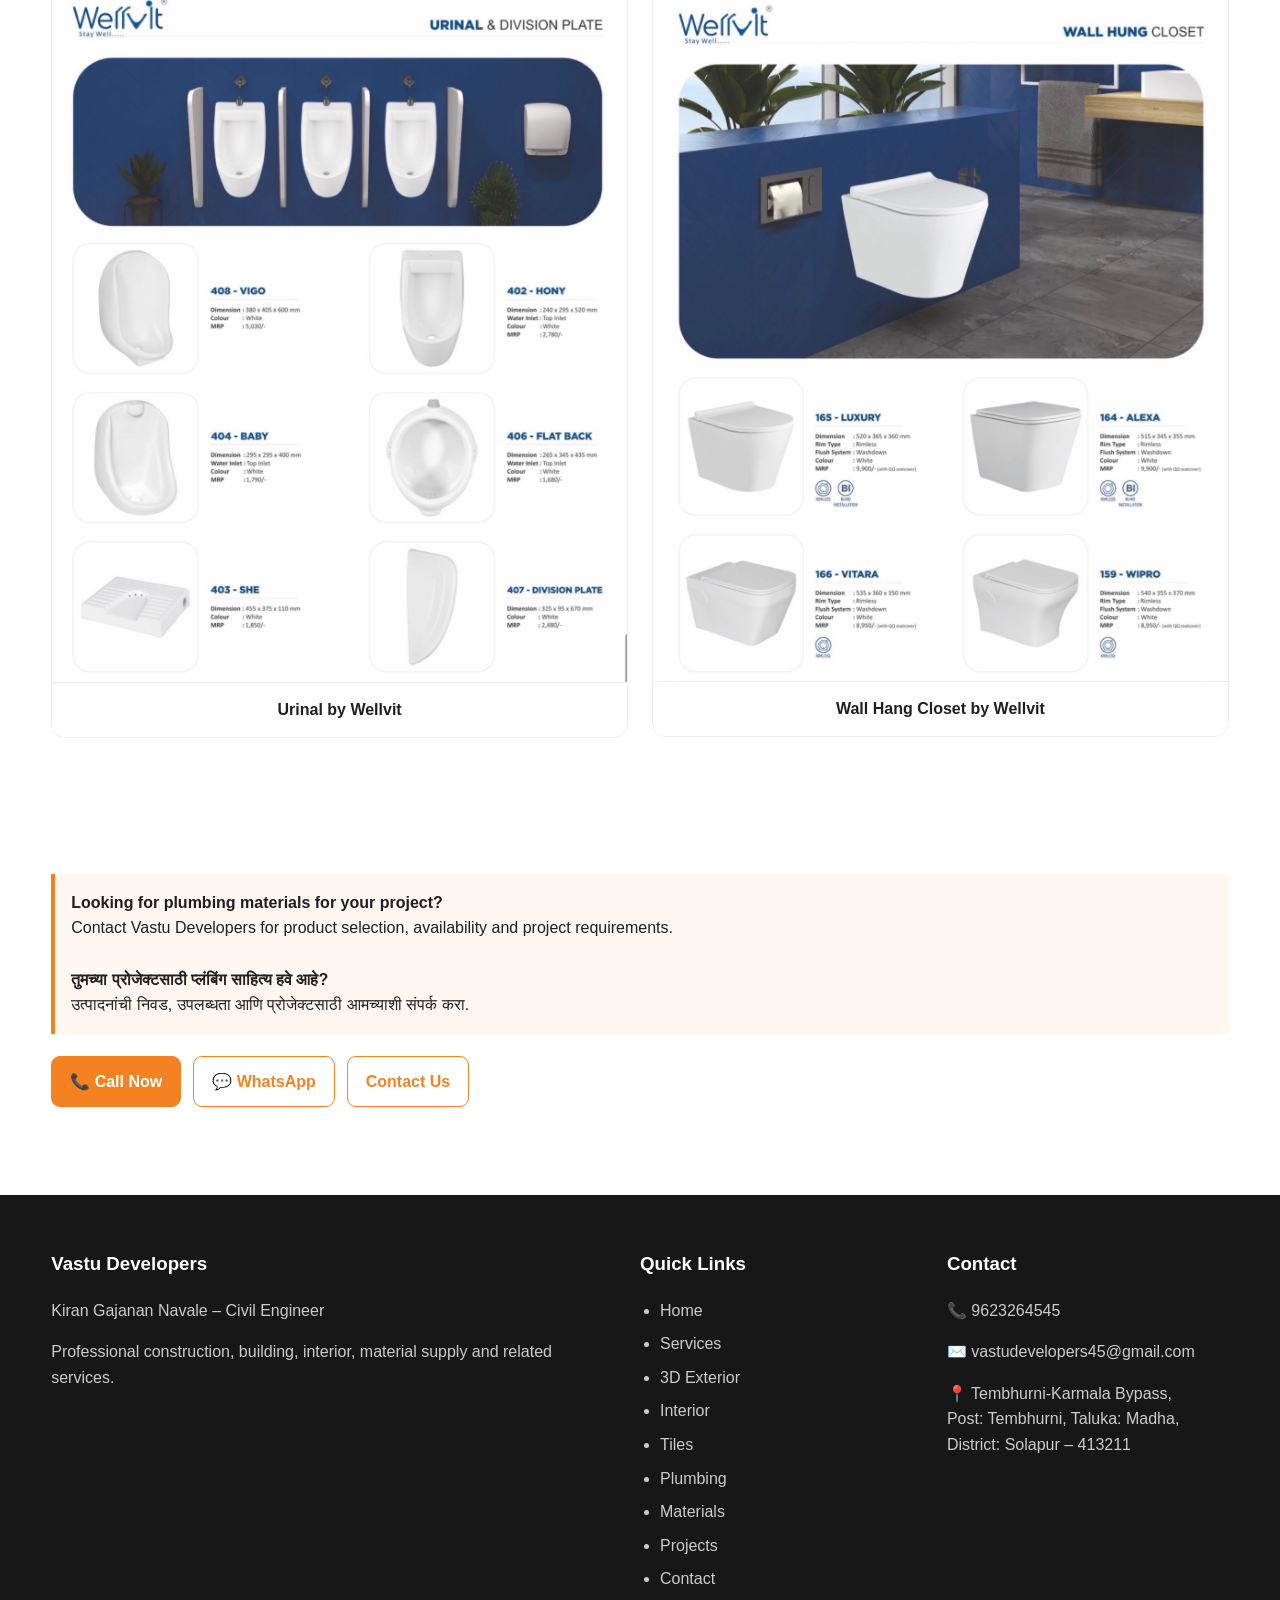
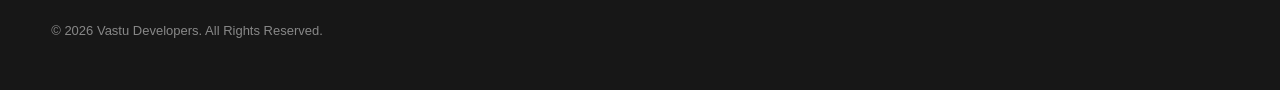
<file: plumbing-materials/index.html>
<!DOCTYPE html>
<html lang="en">
<head>
  <meta charset="UTF-8">
  <meta name="viewport" content="width=device-width, initial-scale=1.0">

  <title>Plumbing Material | Vastu Developers</title>

  <meta name="description"
        content="Plumbing material collection by Vastu Developers including bathroom fittings, sanitaryware, basins, closets, sinks, mixers and showers.">

  <link rel="stylesheet" href="../style.css">

  <style>
    .plumbing-intro{
      max-width:950px;
      margin:0 auto 38px;
      text-align:center;
    }

    .plumbing-intro p{
      color:var(--muted);
      font-size:18px;
      margin:8px 0;
    }

    .plumbing-gallery{
      display:grid;
      grid-template-columns:repeat(2,1fr);
      gap:24px;
      align-items:start;
    }

    .plumbing-product{
      margin:0;
      border:1px solid var(--border);
      border-radius:14px;
      overflow:hidden;
      background:#fff;
    }

    /*
      IMPORTANT:
      Images are NOT cropped.
      Original proportions are preserved.
      No object-fit and no fixed image height.
    */
    .plumbing-product img{
      display:block;
      width:auto;
      height:auto;
      max-width:100%;
      margin:auto;
    }

    .plumbing-product figcaption{
      padding:14px 16px;
      font-weight:700;
      border-top:1px solid var(--border);
      text-align:center;
    }

    @media(max-width:600px){
      .plumbing-gallery{
        grid-template-columns:1fr;
        gap:20px;
      }
    }
  </style>
</head>

<body>

<header>
  <div class="container nav">

    <a href="../">
      <img
        src="../images/logo.PNG"
        alt="Vastu Developers Logo"
        class="logo">
    </a>

    <nav>
      <a href="../">Home</a>
      <a href="../services/">Services</a>
      <a href="../3d-exterior/">3D Exterior</a>
      <a href="../interior-design/">Interior</a>
      <a href="../tiles/">Tiles</a>
      <a href="../plumbing-materials/" class="active">Plumbing</a>
      <a href="../building-materials/">Materials</a>
      <a href="../projects/">Projects</a>
      <a href="../contact/">Contact</a>
    </nav>

  </div>
</header>


<main>

  <!-- PAGE HERO -->

  <section class="page-hero">
    <div class="container">

      <a href="../" class="back">
        ← Back to Home
      </a>

      <h1>Plumbing Material Collection</h1>

      <p>
        Bathroom fittings, sanitaryware, basins, closets, sinks,
        mixers, showers and other plumbing products.
      </p>

    </div>
  </section>


  <!-- INTRO -->

  <section>
    <div class="container">

      <div class="plumbing-intro">

        <h2>
          Plumbing Material Collection |
          प्लंबिंग मटेरियल कलेक्शन
        </h2>

        <p>
          Explore our range of bathroom fittings, sanitaryware,
          basins, closets, sinks, mixers, showers and other
          plumbing products.
        </p>

        <p>
          बाथरूम फिटिंग्स, सॅनिटरीवेअर, बेसिन, क्लोसेट,
          सिंक, मिक्सर, शॉवर आणि इतर प्लंबिंग उत्पादनांची
          विविध श्रेणी.
        </p>

      </div>


      <!-- PRODUCTS -->

      <div class="plumbing-gallery">


        <!-- 01 -->

        <figure class="plumbing-product">

          <img
            src="../images/plumbing-materials/All%20Ceramic%20Collection%20by%20FURBO%20-1.jpg"
            alt="All Ceramic Collection by FURBO">

          <figcaption>
            All Ceramic Collection by FURBO
          </figcaption>

        </figure>


        <!-- 02 -->

        <figure class="plumbing-product">

          <img
            src="../images/plumbing-materials/Bathroom%20Collection%20by%20Wellvit.jpg"
            alt="Bathroom Collection by Wellvit">

          <figcaption>
            Bathroom Collection by Wellvit
          </figcaption>

        </figure>


        <!-- 03 -->

        <figure class="plumbing-product">

          <img
            src="../images/plumbing-materials/Closet%20Seat%20cover%20by%20Wellvit.jpg"
            alt="Closet Seat Cover by Wellvit">

          <figcaption>
            Closet Seat Cover by Wellvit
          </figcaption>

        </figure>


        <!-- 04 -->

        <figure class="plumbing-product">

          <img
            src="../images/plumbing-materials/Closet%20by%20Wellvit.jpg"
            alt="Closet by Wellvit">

          <figcaption>
            Closet by Wellvit
          </figcaption>

        </figure>


        <!-- 05 -->

        <figure class="plumbing-product">

          <img
            src="../images/plumbing-materials/Drainer%20by%20Wellvit.jpg"
            alt="Drainer by Wellvit">

          <figcaption>
            Drainer by Wellvit
          </figcaption>

        </figure>


        <!-- 06 -->

        <figure class="plumbing-product">

          <img
            src="../images/plumbing-materials/HAND%20CRAFTED%20KITCHEN%20SINK%20by%20FURBO%204.jpg"
            alt="Hand Crafted Kitchen Sink by FURBO">

          <figcaption>
            Hand Crafted Kitchen Sink by FURBO
          </figcaption>

        </figure>


        <!-- 07 -->

        <figure class="plumbing-product">

          <img
            src="../images/plumbing-materials/Mixer%20and%20Cock%20Collection%20by%20Wellvit.jpg"
            alt="Mixer and Cock Collection by Wellvit">

          <figcaption>
            Mixer and Cock Collection by Wellvit
          </figcaption>

        </figure>


        <!-- 08 -->

        <figure class="plumbing-product">

          <img
            src="../images/plumbing-materials/One%20piece%20Basin%20by%20Wellvit.jpg"
            alt="One Piece Basin by Wellvit">

          <figcaption>
            One Piece Basin by Wellvit
          </figcaption>

        </figure>


        <!-- 09 -->

        <figure class="plumbing-product">

          <img
            src="../images/plumbing-materials/One%20pieces%20closet%20.jpg"
            alt="One Piece Closet">

          <figcaption>
            One Piece Closet
          </figcaption>

        </figure>


        <!-- 10 -->

        <figure class="plumbing-product">

          <img
            src="../images/plumbing-materials/Pan%20collection%20by%20Wellvit.jpg"
            alt="Pan Collection by Wellvit">

          <figcaption>
            Pan Collection by Wellvit
          </figcaption>

        </figure>


        <!-- 11 -->

        <figure class="plumbing-product">

          <img
            src="../images/plumbing-materials/Shower%20and%20Arm%20Collection%20by%20Wellvit.jpg"
            alt="Shower and Arm Collection by Wellvit">

          <figcaption>
            Shower and Arm Collection by Wellvit
          </figcaption>

        </figure>


        <!-- 12 -->

        <figure class="plumbing-product">

          <img
            src="../images/plumbing-materials/Table%20Top%20Basin%20by%20Wellvit.jpg"
            alt="Table Top Basin by Wellvit">

          <figcaption>
            Table Top Basin by Wellvit
          </figcaption>

        </figure>


        <!-- 13 -->

        <figure class="plumbing-product">

          <img
            src="../images/plumbing-materials/Table%20top%20Basin%20by%20Wellvit.jpg"
            alt="Table Top Basin by Wellvit">

          <figcaption>
            Table Top Basin by Wellvit
          </figcaption>

        </figure>


        <!-- 14 -->

        <figure class="plumbing-product">

          <img
            src="../images/plumbing-materials/Table%20top%20basin%20.jpg"
            alt="Table Top Basin">

          <figcaption>
            Table Top Basin
          </figcaption>

        </figure>


        <!-- 15 -->

        <figure class="plumbing-product">

          <img
            src="../images/plumbing-materials/Urinal%20by%20Wellvit.jpg"
            alt="Urinal by Wellvit">

          <figcaption>
            Urinal by Wellvit
          </figcaption>

        </figure>


        <!-- 16 -->

        <figure class="plumbing-product">

          <img
            src="../images/plumbing-materials/WALL%20HANG%20CLOSET%20by%20Wellvit%20.jpg"
            alt="Wall Hang Closet by Wellvit">

          <figcaption>
            Wall Hang Closet by Wellvit
          </figcaption>

        </figure>


      </div>

    </div>
  </section>


  <!-- CTA -->

  <section>

    <div class="container">

      <div class="notice">

        <strong>
          Looking for plumbing materials for your project?
        </strong>

        <br>

        Contact Vastu Developers for product selection,
        availability and project requirements.

        <br><br>

        <strong>
          तुमच्या प्रोजेक्टसाठी प्लंबिंग साहित्य हवे आहे?
        </strong>

        <br>

        उत्पादनांची निवड, उपलब्धता आणि प्रोजेक्टसाठी
        आमच्याशी संपर्क करा.

      </div>


      <div class="buttons">

        <a
          class="btn primary"
          href="tel:+919623264545">
          📞 Call Now
        </a>

        <a
          class="btn secondary"
          href="https://wa.me/919623264545"
          target="_blank">
          💬 WhatsApp
        </a>

        <a
          class="btn secondary"
          href="../contact/">
          Contact Us
        </a>

      </div>

    </div>

  </section>

</main>


<!-- FOOTER -->

<footer>

  <div class="container footer-grid">

    <div>

      <h3>Vastu Developers</h3>

      <p>
        Kiran Gajanan Navale – Civil Engineer
      </p>

      <p>
        Professional construction, building,
        interior, material supply and related services.
      </p>

    </div>


    <div>

      <h3>Quick Links</h3>

      <ul class="list">

        <li>
          <a href="../">Home</a>
        </li>

        <li>
          <a href="../services/">Services</a>
        </li>

        <li>
          <a href="../3d-exterior/">3D Exterior</a>
        </li>

        <li>
          <a href="../interior-design/">Interior</a>
        </li>

        <li>
          <a href="../tiles/">Tiles</a>
        </li>

        <li>
          <a href="../plumbing-materials/">Plumbing</a>
        </li>

        <li>
          <a href="../building-materials/">Materials</a>
        </li>

        <li>
          <a href="../projects/">Projects</a>
        </li>

        <li>
          <a href="../contact/">Contact</a>
        </li>

      </ul>

    </div>


    <div>

      <h3>Contact</h3>

      <p>
        📞
        <a href="tel:+919623264545">
          9623264545
        </a>
      </p>

      <p>
        ✉️
        <a href="mailto:vastudevelopers45@gmail.com">
          vastudevelopers45@gmail.com
        </a>
      </p>

      <p>
        📍 Tembhurni-Karmala Bypass,<br>
        Post: Tembhurni, Taluka: Madha,<br>
        District: Solapur – 413211
      </p>

    </div>

  </div>


  <div class="container">

    <p class="small">
      © 2026 Vastu Developers. All Rights Reserved.
    </p>

  </div>

</footer>

</body>
</html>
</file>
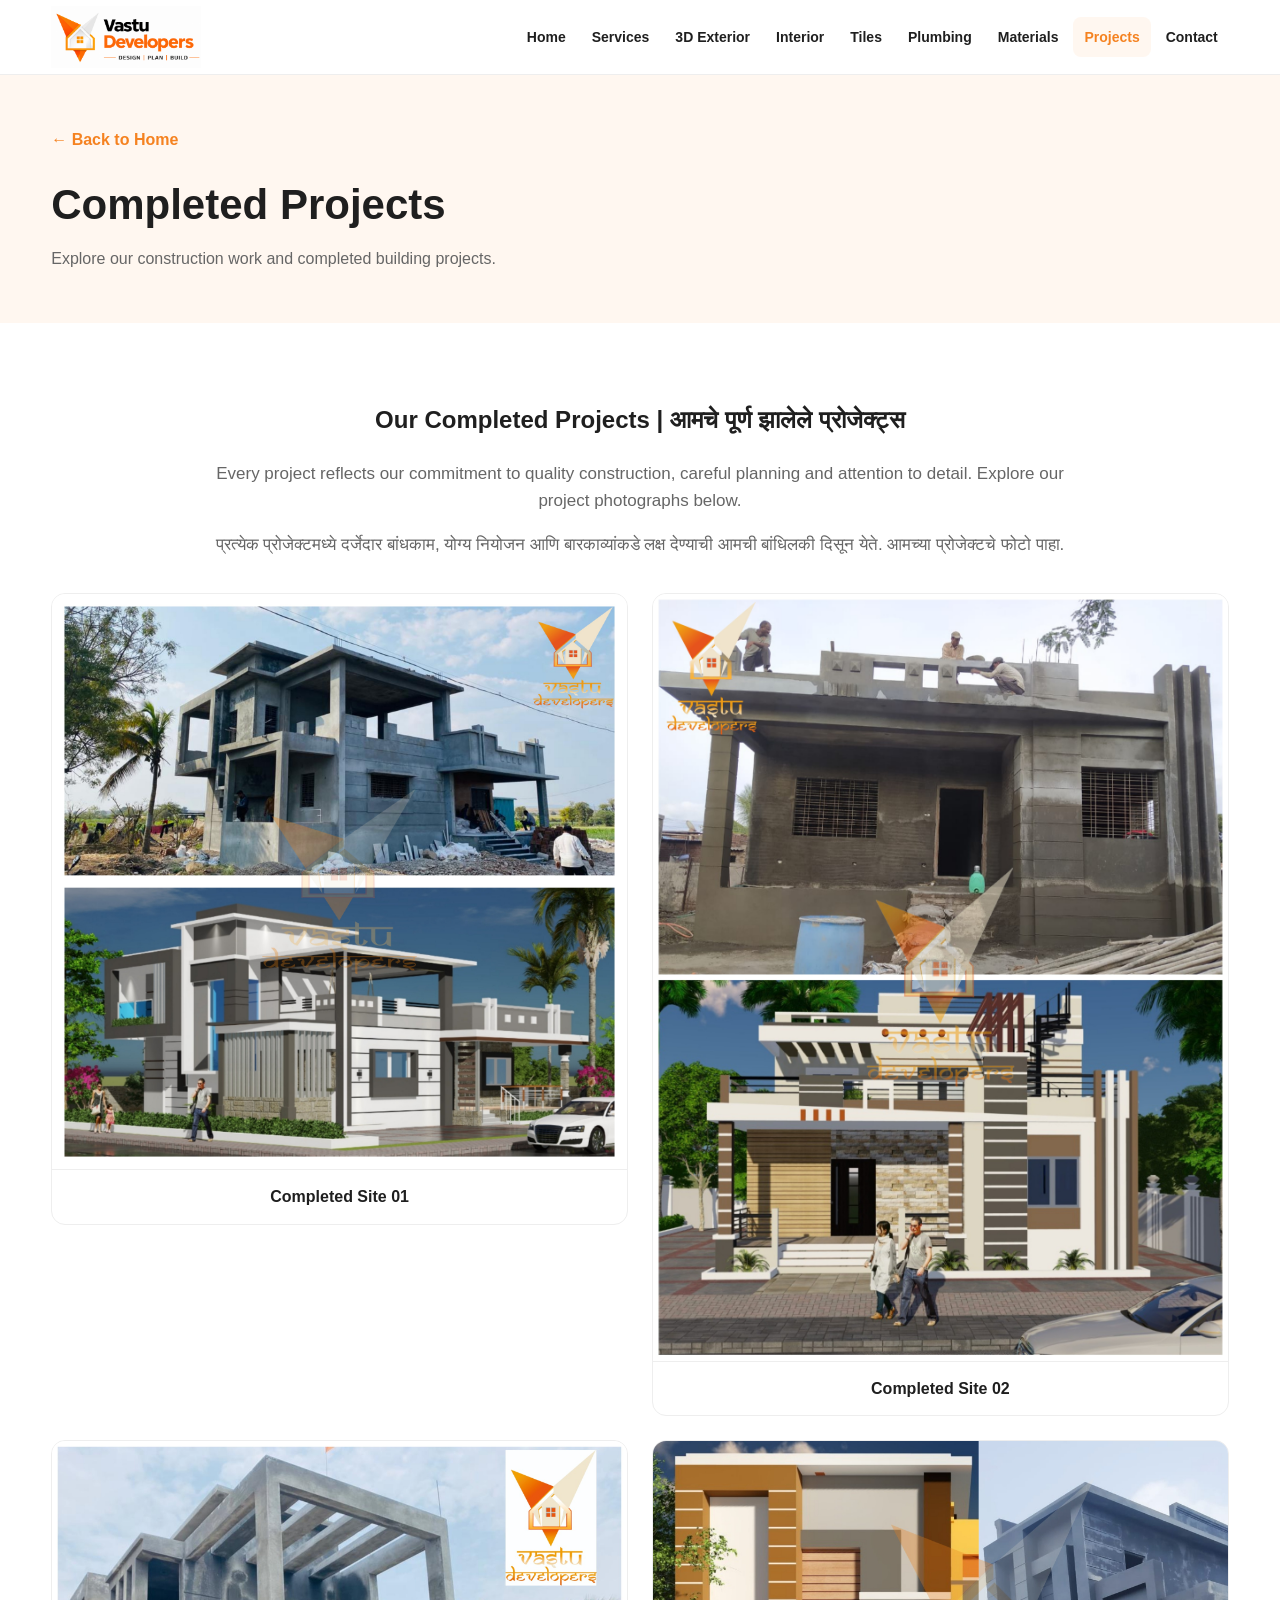
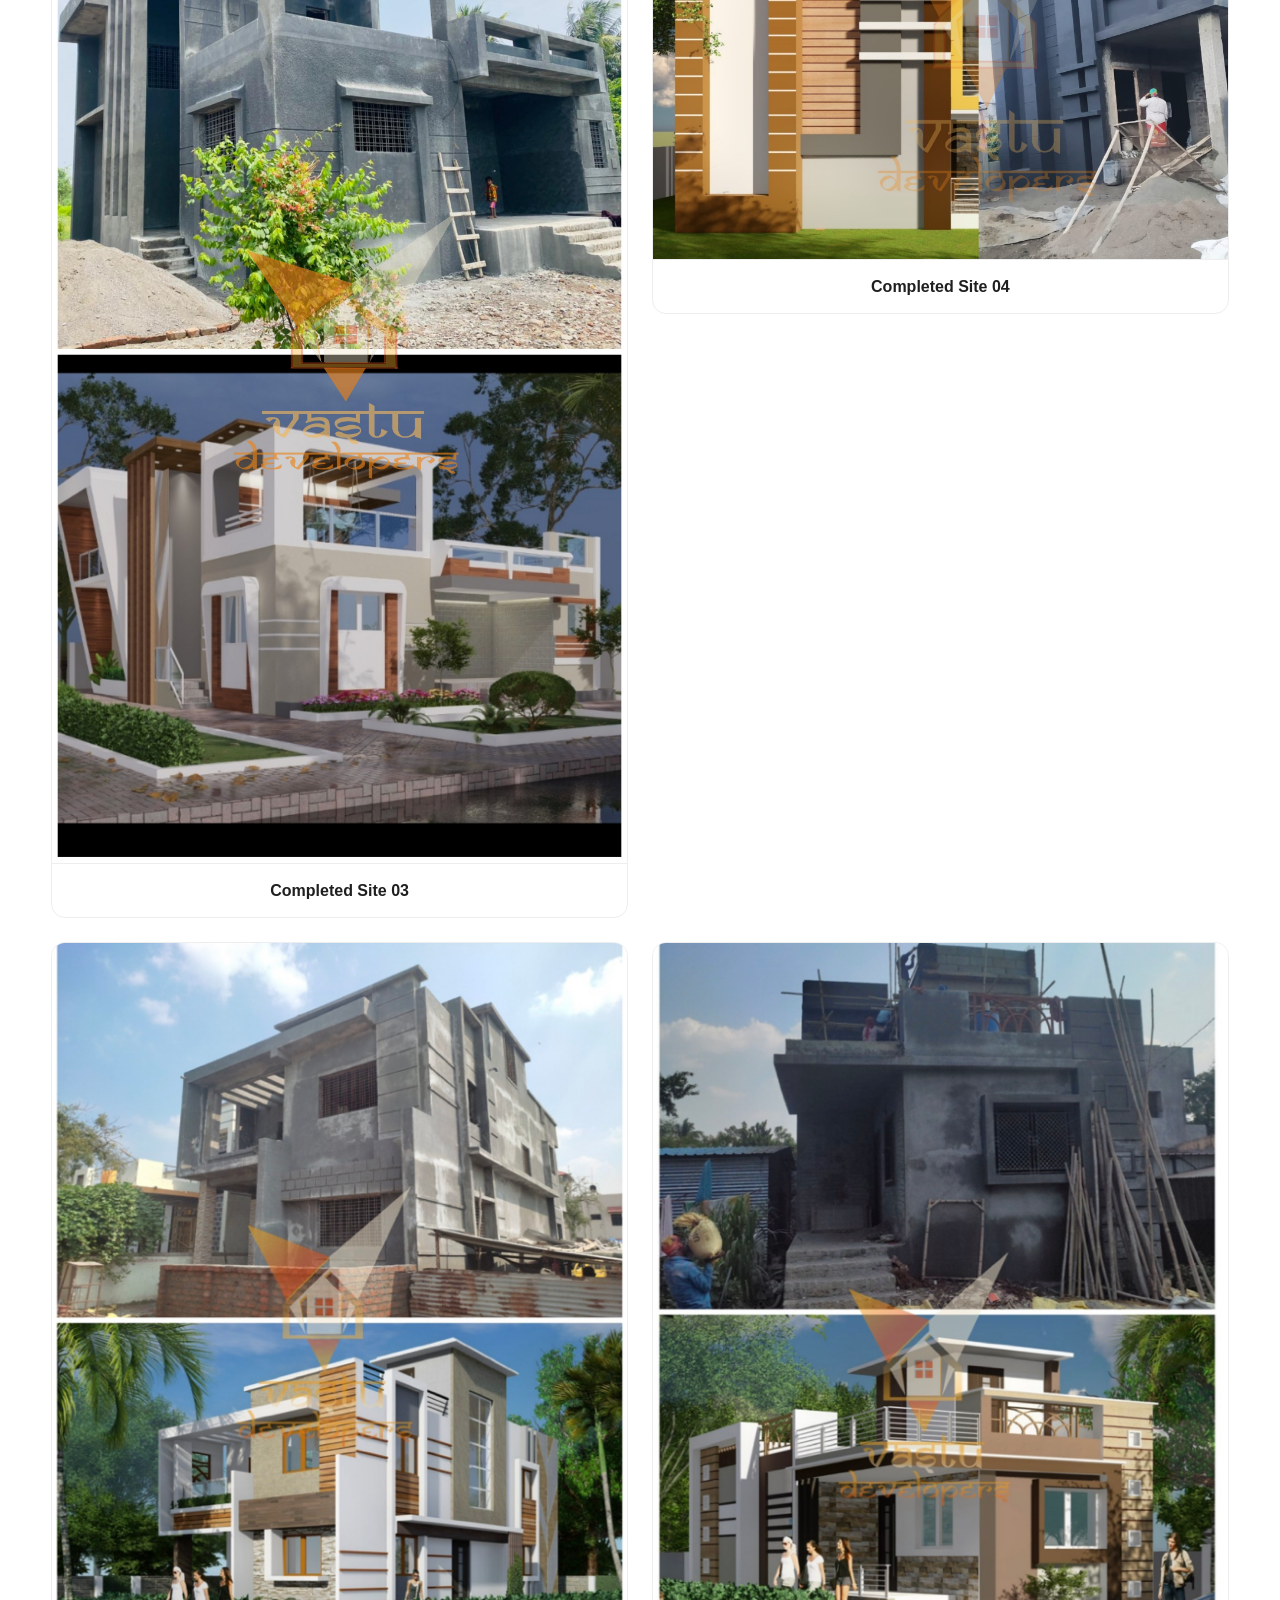
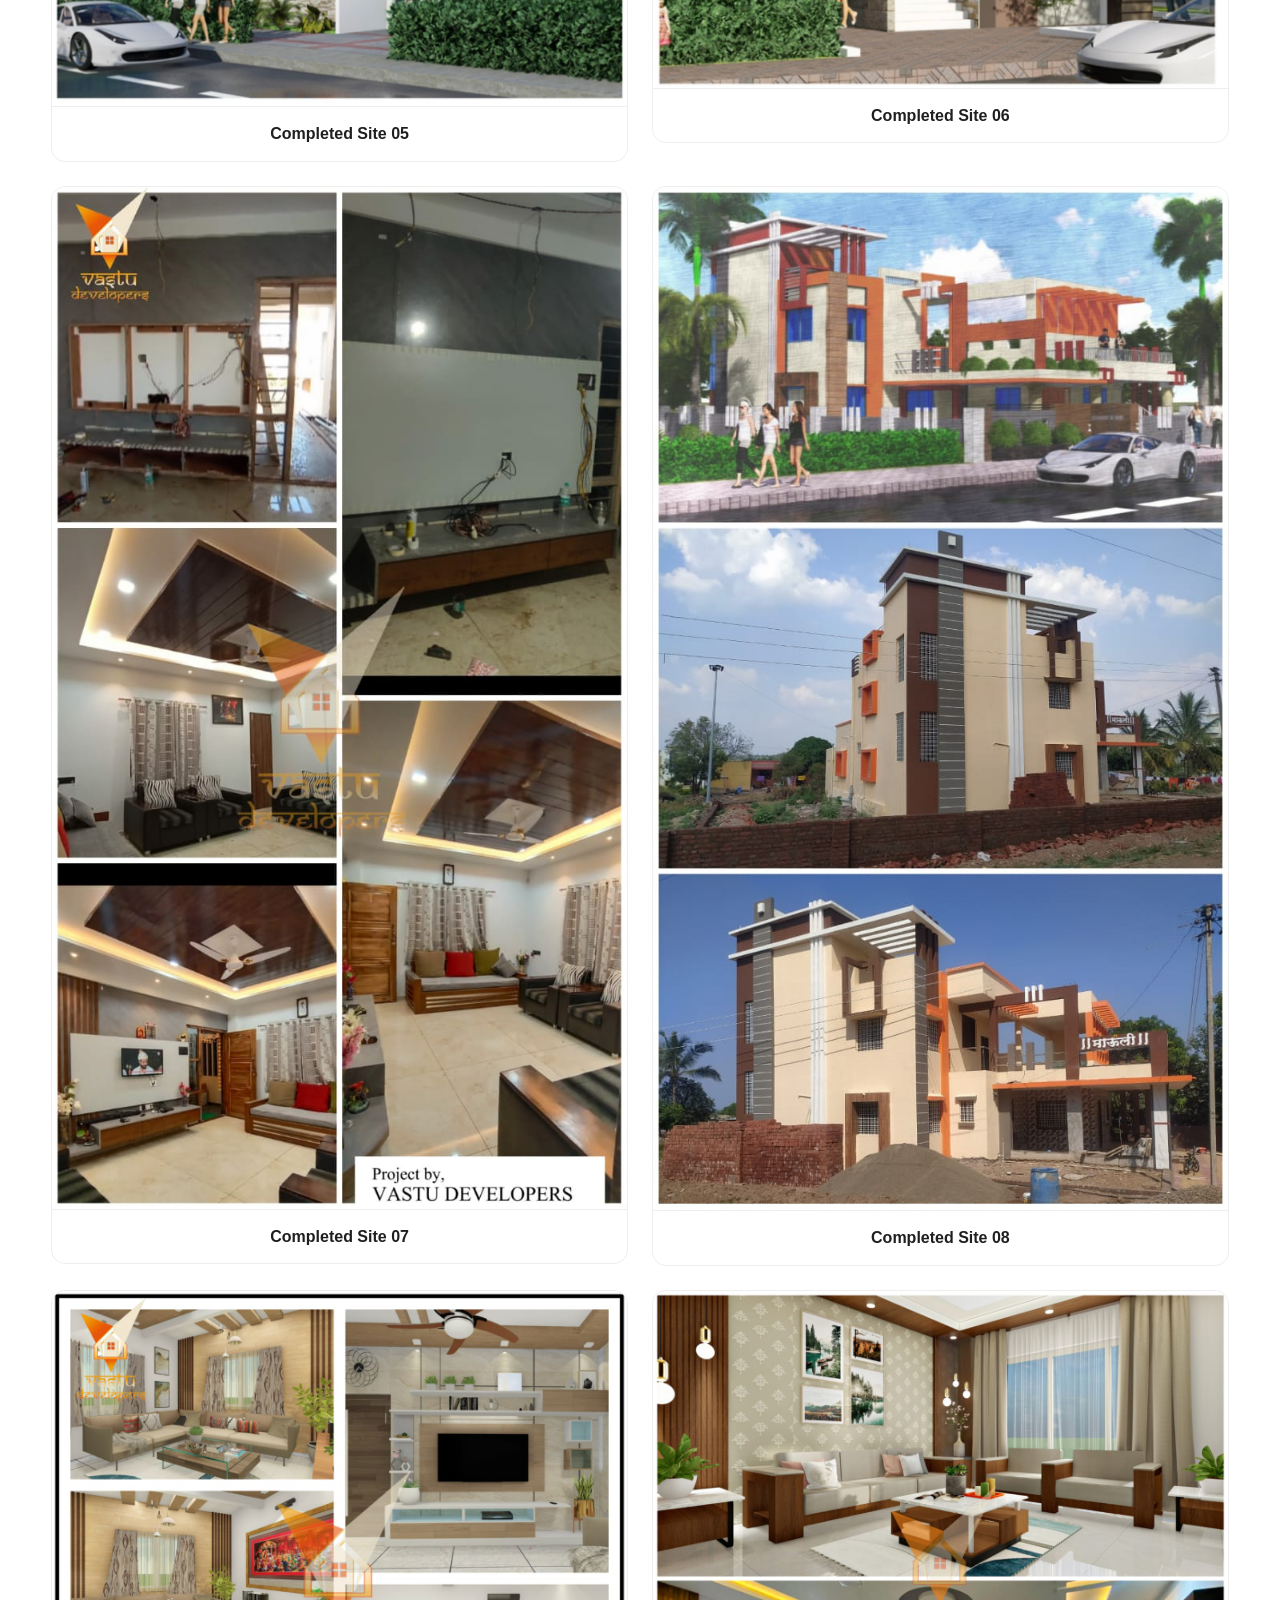
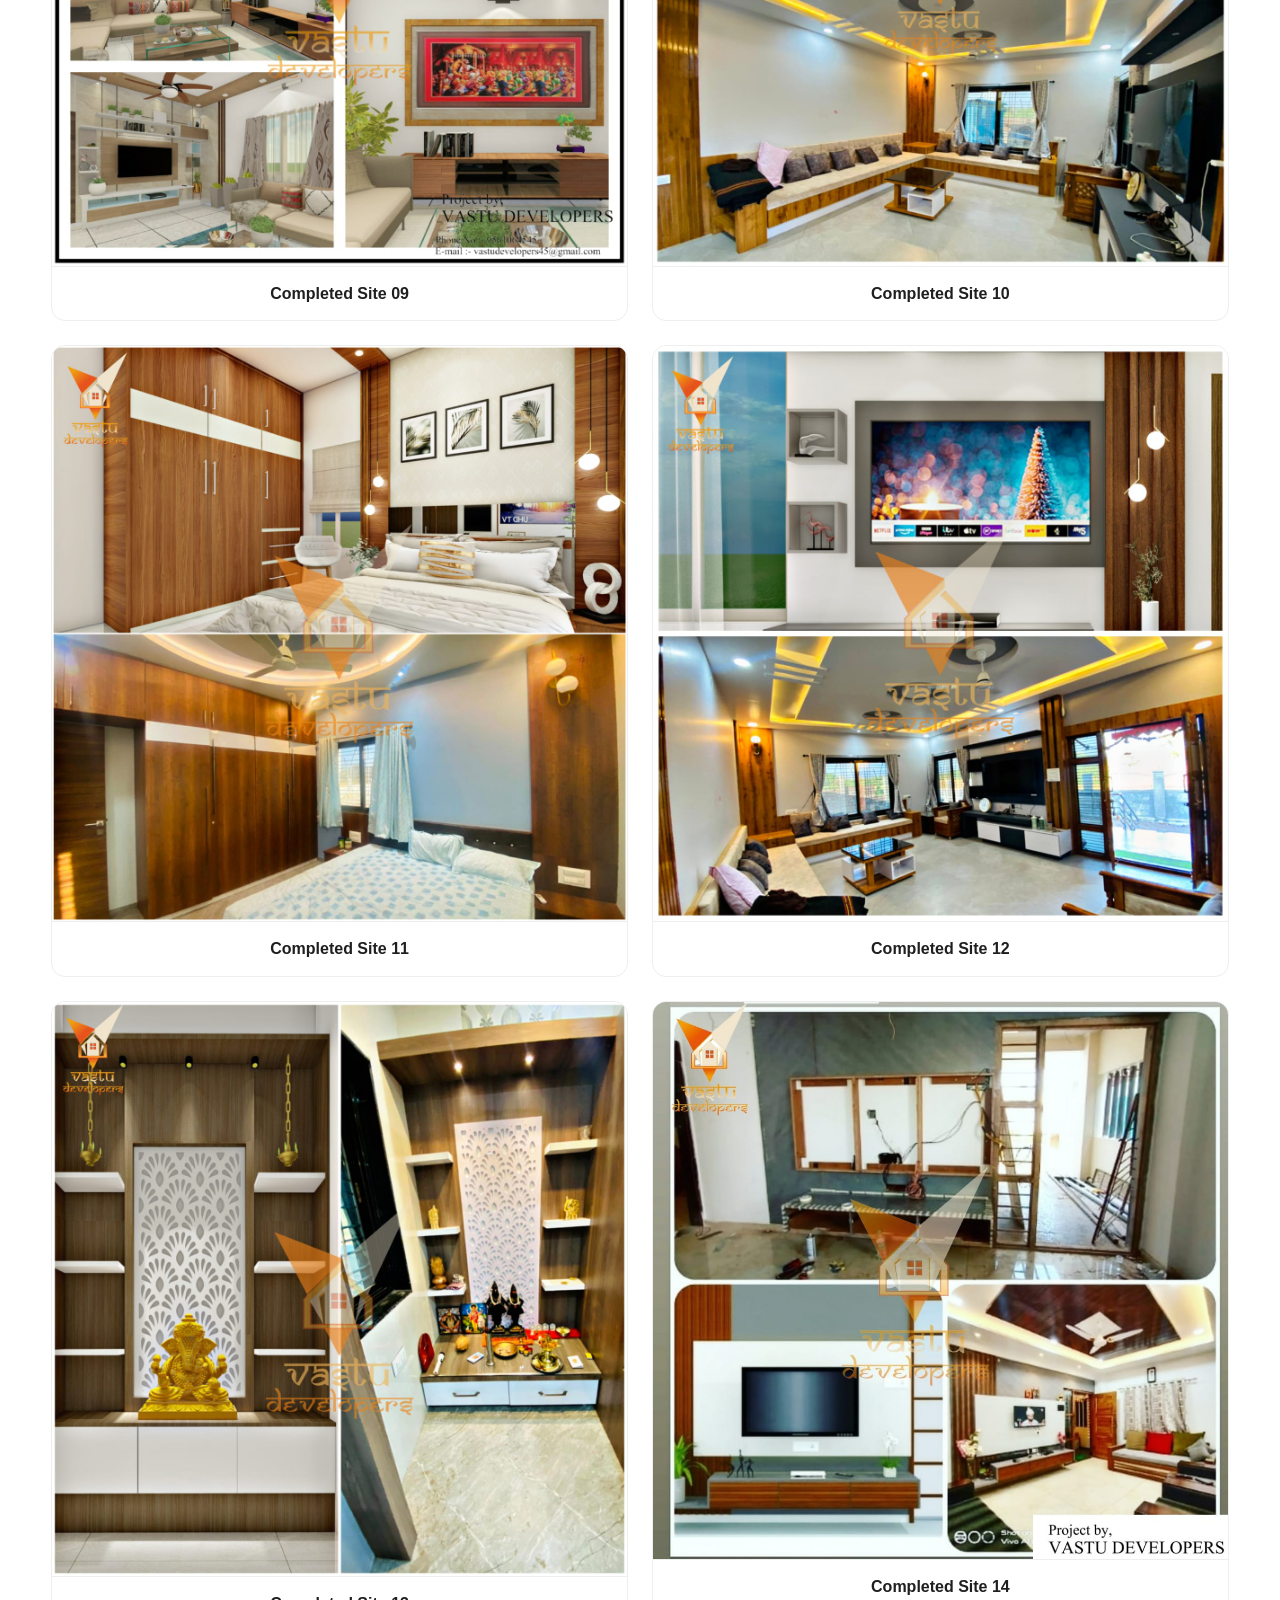
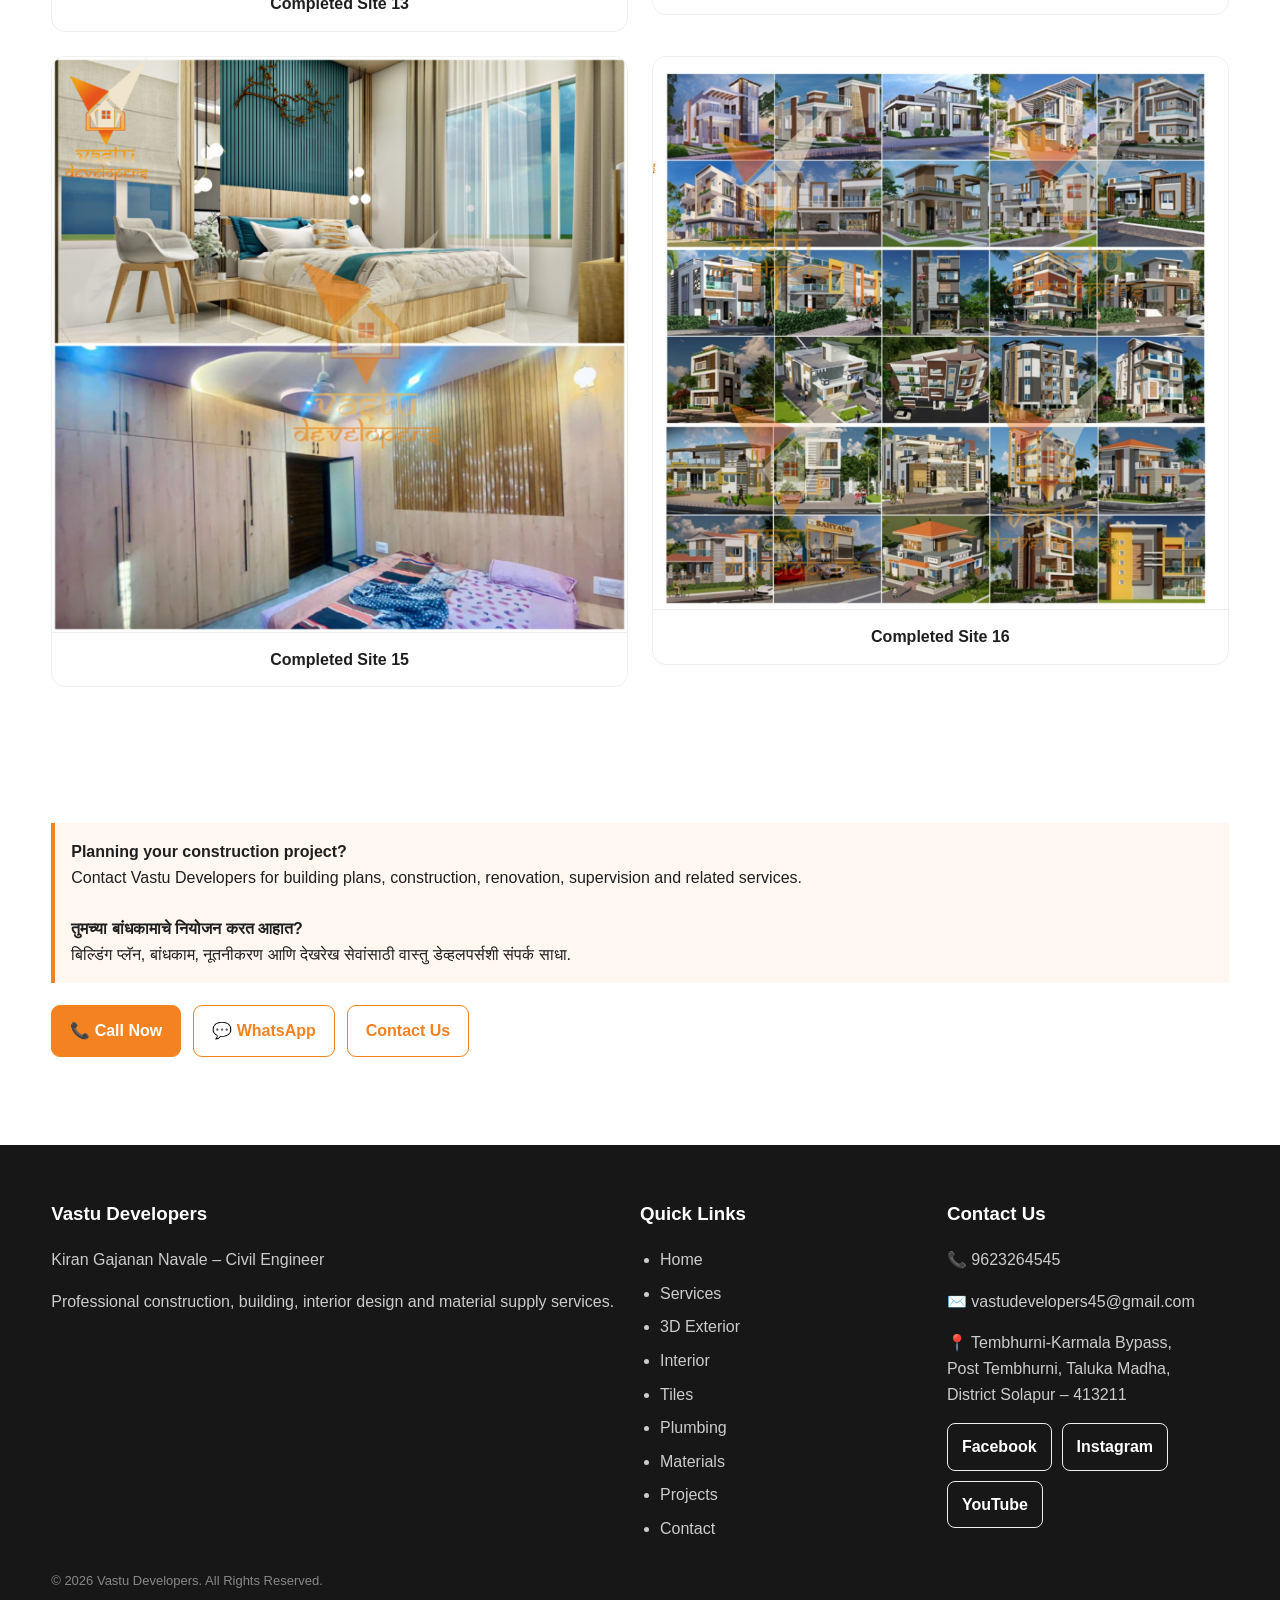
<file: projects/index.html>
<!DOCTYPE html>
<html lang="en">
<head>
  <meta charset="UTF-8">
  <meta name="viewport" content="width=device-width, initial-scale=1.0">
  <title>Completed Projects | Vastu Developers</title>
  <meta name="description" content="Explore completed construction projects by Vastu Developers, including residential buildings and construction work.">
  <link rel="stylesheet" href="../style.css">
  <style>
    .projects-intro {
      max-width: 900px;
      margin: 0 auto 35px;
      text-align: center;
    }
    .projects-intro p {
      color: var(--muted);
      font-size: 17px;
    }
    .projects-gallery {
      display: grid;
      grid-template-columns: repeat(2, minmax(0, 1fr));
      gap: 24px;
      align-items: start;
    }
    .project-item {
      margin: 0;
      border: 1px solid var(--border);
      border-radius: 14px;
      overflow: hidden;
      background: #fff;
    }
    /* Preserve original image proportions. No cropping. */
    .project-item img {
      display: block;
      width: auto;
      height: auto;
      max-width: 100%;
      margin: auto;
    }
    .project-item figcaption {
      padding: 14px 16px;
      font-weight: 700;
      text-align: center;
      border-top: 1px solid var(--border);
    }
    @media (max-width: 600px) {
      .projects-gallery {
        grid-template-columns: 1fr;
        gap: 20px;
      }
    }
  </style>
</head>
<body>
<header>
  <div class="container nav">
    <a href="../">
      <img src="../images/logo.PNG"
           alt="Vastu Developers Logo"
           class="logo">
    </a>
    <nav>
      <a href="../">Home</a>
      <a href="../services/">Services</a>
      <a href="../3d-exterior/">3D Exterior</a>
      <a href="../interior-design/">Interior</a>
      <a href="../tiles/">Tiles</a>
      <a href="../plumbing-materials/">Plumbing</a>
      <a href="../building-materials/">Materials</a>
      <a href="../projects/" class="active">Projects</a>
      <a href="../contact/">Contact</a>
    </nav>
  </div>
</header>
<main>
  <!-- Page heading -->
  <section class="page-hero">
    <div class="container">
      <a href="../" class="back">← Back to Home</a>
      <h1>Completed Projects</h1>
      <p>Explore our construction work and completed building projects.</p>
    </div>
  </section>
  <!-- Project introduction -->
  <section>
    <div class="container">
      <div class="projects-intro">
        <h2>Our Completed Projects | आमचे पूर्ण झालेले प्रोजेक्ट्स</h2>
        <p>
          Every project reflects our commitment to quality construction,
          careful planning and attention to detail. Explore our project
          photographs below.
        </p>
        <p>
          प्रत्येक प्रोजेक्टमध्ये दर्जेदार बांधकाम, योग्य नियोजन
          आणि बारकाव्यांकडे लक्ष देण्याची आमची बांधिलकी दिसून येते.
          आमच्या प्रोजेक्टचे फोटो पाहा.
        </p>
      </div>
      <div class="projects-gallery">
        <figure class="project-item">
          <img src="../images/projects/Completed%20Site%201.JPEG"
               alt="Completed Construction Site 1" loading="lazy">
          <figcaption>Completed Site 01</figcaption>
        </figure>
        <figure class="project-item">
          <img src="../images/projects/Completed%20Site%202.JPEG"
               alt="Completed Construction Site 2" loading="lazy">
          <figcaption>Completed Site 02</figcaption>
        </figure>
        <figure class="project-item">
          <img src="../images/projects/Completed%20Site%203.JPEG"
               alt="Completed Construction Site 3" loading="lazy">
          <figcaption>Completed Site 03</figcaption>
        </figure>
        <figure class="project-item">
          <img src="../images/projects/Completed%20Site%204.JPEG"
               alt="Completed Construction Site 4" loading="lazy">
          <figcaption>Completed Site 04</figcaption>
        </figure>
        <figure class="project-item">
          <img src="../images/projects/Completed%20Site%205.JPEG"
               alt="Completed Construction Site 5" loading="lazy">
          <figcaption>Completed Site 05</figcaption>
        </figure>
        <figure class="project-item">
          <img src="../images/projects/Completed%20Site%206.JPEG"
               alt="Completed Construction Site 6" loading="lazy">
          <figcaption>Completed Site 06</figcaption>
        </figure>
        <figure class="project-item">
          <img src="../images/projects/Completed%20Site%207.JPEG"
               alt="Completed Construction Site 7" loading="lazy">
          <figcaption>Completed Site 07</figcaption>
        </figure>
        <figure class="project-item">
          <img src="../images/projects/Completed%20Site%208.JPEG"
               alt="Completed Construction Site 8" loading="lazy">
          <figcaption>Completed Site 08</figcaption>
        </figure>
        <figure class="project-item">
          <img src="../images/projects/Completed%20Site%209.JPEG"
               alt="Completed Construction Site 9" loading="lazy">
          <figcaption>Completed Site 09</figcaption>
        </figure>
        <figure class="project-item">
          <img src="../images/projects/Completed%20Site%2010.JPEG"
               alt="Completed Construction Site 10" loading="lazy">
          <figcaption>Completed Site 10</figcaption>
        </figure>
        <figure class="project-item">
          <img src="../images/projects/Completed%20Site%2011.JPEG"
               alt="Completed Construction Site 11" loading="lazy">
          <figcaption>Completed Site 11</figcaption>
        </figure>
        <figure class="project-item">
          <img src="../images/projects/Completed%20Site%2012.JPEG"
               alt="Completed Construction Site 12" loading="lazy">
          <figcaption>Completed Site 12</figcaption>
        </figure>
        <figure class="project-item">
          <img src="../images/projects/Completed%20Site%2013.JPEG"
               alt="Completed Construction Site 13" loading="lazy">
          <figcaption>Completed Site 13</figcaption>
        </figure>
        <figure class="project-item">
          <img src="../images/projects/Completed%20Site%2014.JPEG"
               alt="Completed Construction Site 14" loading="lazy">
          <figcaption>Completed Site 14</figcaption>
        </figure>
        <figure class="project-item">
          <img src="../images/projects/Completed%20Site%2015.JPEG"
               alt="Completed Construction Site 15" loading="lazy">
          <figcaption>Completed Site 15</figcaption>
        </figure>
        <figure class="project-item">
          <img src="../images/projects/Completed%20Site%2016.JPEG"
               alt="Completed Construction Site 16" loading="lazy">
          <figcaption>Completed Site 16</figcaption>
        </figure>
      </div>
    </div>
  </section>
  <!-- Contact call to action -->
  <section>
    <div class="container">
      <div class="notice">
        <strong>Planning your construction project?</strong><br>
        Contact Vastu Developers for building plans, construction,
        renovation, supervision and related services.
        <br><br>
        <strong>तुमच्या बांधकामाचे नियोजन करत आहात?</strong><br>
        बिल्डिंग प्लॅन, बांधकाम, नूतनीकरण आणि देखरेख सेवांसाठी
        वास्तु डेव्हलपर्सशी संपर्क साधा.
      </div>
      <div class="buttons">
        <a class="btn primary" href="tel:+919623264545">📞 Call Now</a>
        <a class="btn secondary"
           href="https://wa.me/919623264545"
           target="_blank"
           rel="noopener noreferrer">💬 WhatsApp</a>
        <a class="btn secondary" href="../contact/">Contact Us</a>
      </div>
    </div>
  </section>
</main>
<footer>
  <div class="container footer-grid">
    <div>
      <h3>Vastu Developers</h3>
      <p>Kiran Gajanan Navale – Civil Engineer</p>
      <p>Professional construction, building, interior design and material supply services.</p>
    </div>
    <div>
      <h3>Quick Links</h3>
      <ul class="list">
        <li><a href="../">Home</a></li>
        <li><a href="../services/">Services</a></li>
        <li><a href="../3d-exterior/">3D Exterior</a></li>
        <li><a href="../interior-design/">Interior</a></li>
        <li><a href="../tiles/">Tiles</a></li>
        <li><a href="../plumbing-materials/">Plumbing</a></li>
        <li><a href="../building-materials/">Materials</a></li>
        <li><a href="../projects/">Projects</a></li>
        <li><a href="../contact/">Contact</a></li>
      </ul>
    </div>
    <div>
      <h3>Contact Us</h3>
      <p>
        📞 <a href="tel:+919623264545">9623264545</a>
      </p>
      <p>
        ✉️ <a href="mailto:vastudevelopers45@gmail.com">vastudevelopers45@gmail.com</a>
      </p>
      <p>
        📍 Tembhurni-Karmala Bypass,<br>
        Post Tembhurni, Taluka Madha,<br>
        District Solapur – 413211
      </p>
      <div class="socials">
        <a href="https://www.facebook.com/profile.php?id=100065166804311"
           target="_blank" rel="noopener noreferrer">Facebook</a>
        <a href="https://instagram.com/vastudevelopers"
           target="_blank" rel="noopener noreferrer">Instagram</a>
        <a href="https://youtube.com/@VastuDevelopers"
           target="_blank" rel="noopener noreferrer">YouTube</a>
      </div>
    </div>
  </div>
  <div class="container">
    <p class="small">© 2026 Vastu Developers. All Rights Reserved.</p>
  </div>
</footer>
</body>
</html>
</file>
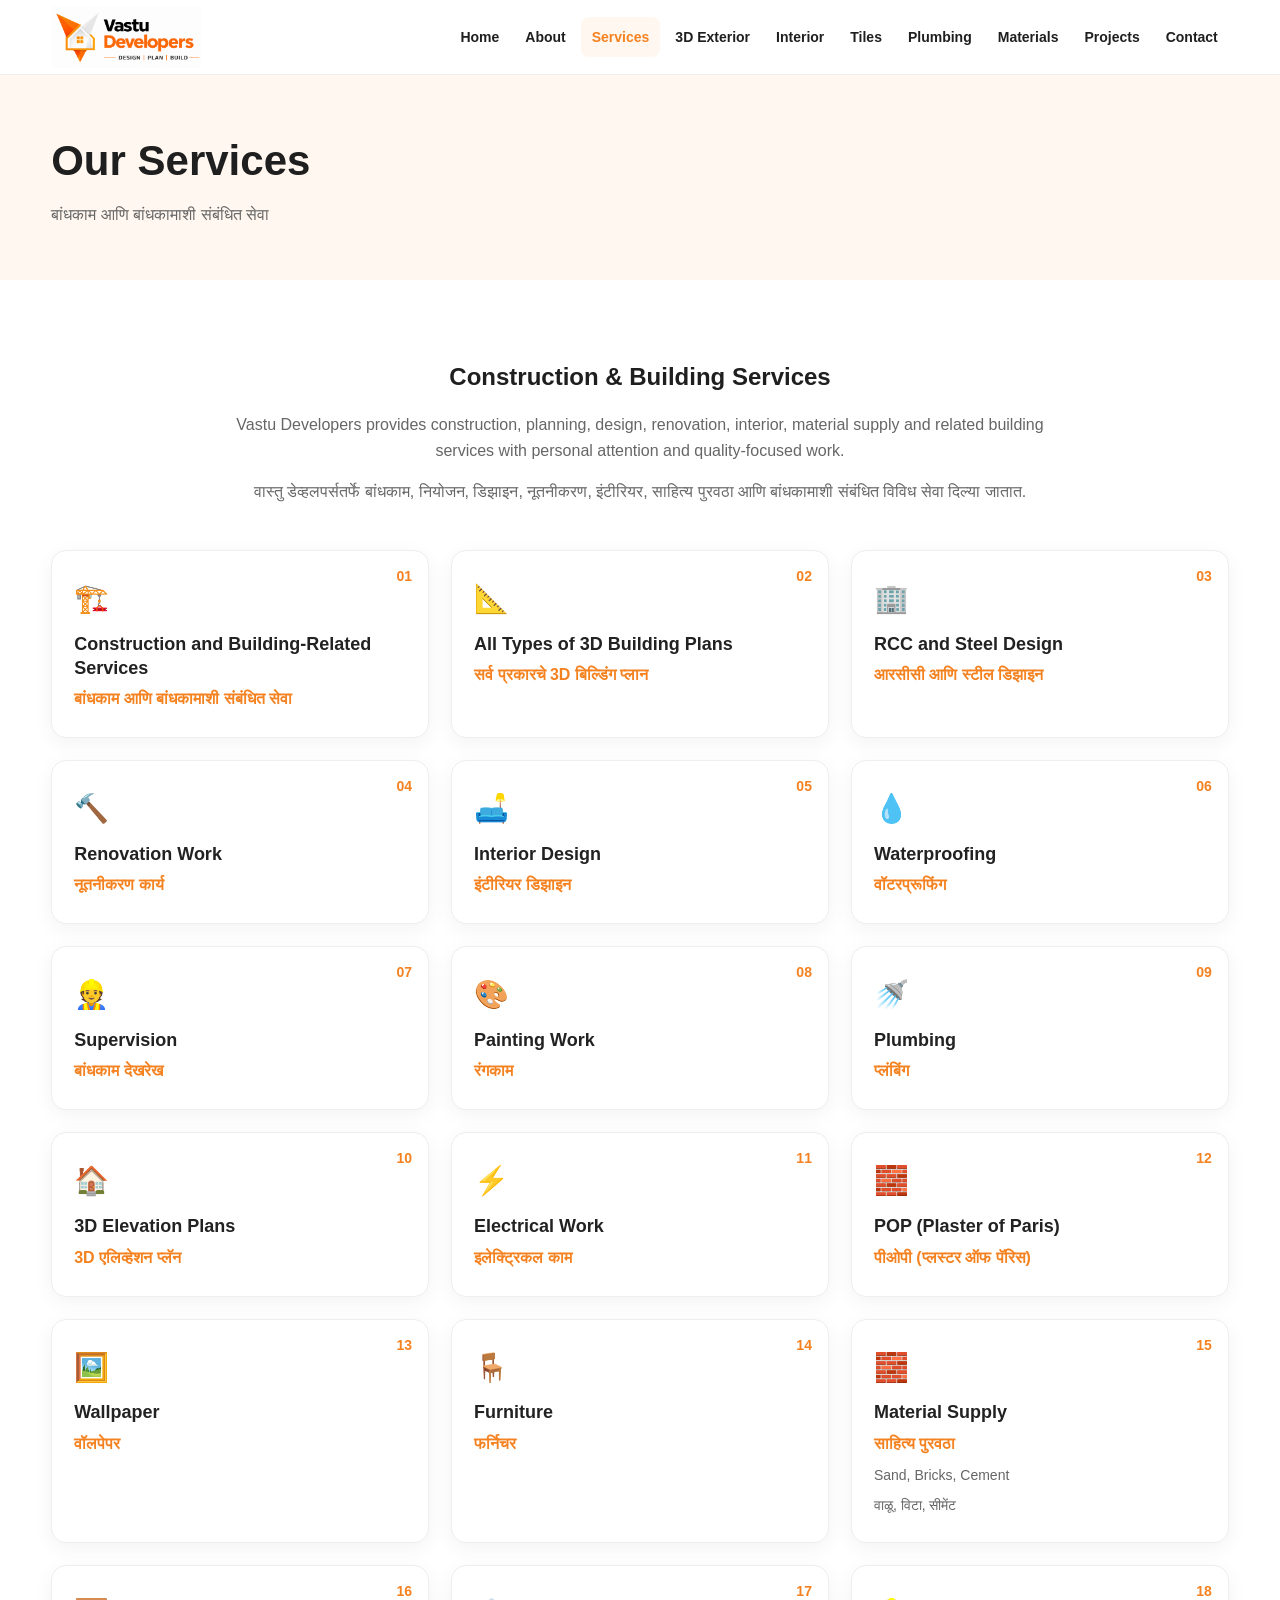
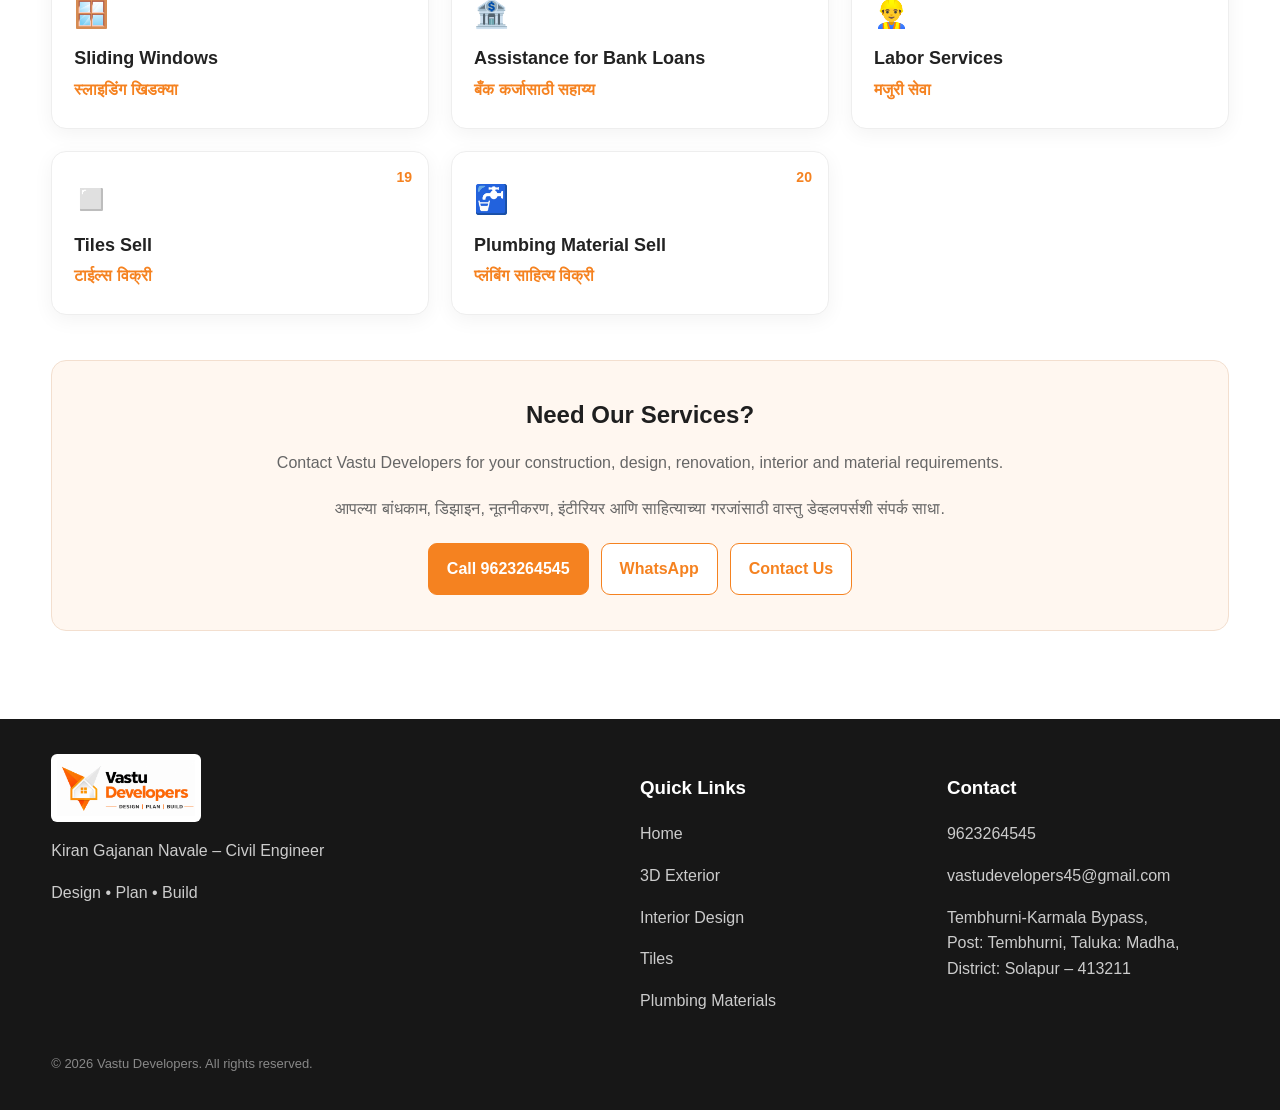
<file: services/index.html>
<!DOCTYPE html>
<html lang="en">

<head>

  <meta charset="UTF-8">

  <meta name="viewport" content="width=device-width, initial-scale=1.0">

  <title>Services | Vastu Developers</title>

  <meta
    name="description"
    content="Vastu Developers – Construction, building plans, RCC and steel design, renovation, interior design, waterproofing, plumbing, electrical, tiles and building material services."
  >

  <link rel="stylesheet" href="../style.css">

  <style>

    /* =========================================
       SERVICES PAGE
       ========================================= */

    .services-intro {
      max-width: 850px;
      margin: 0 auto 45px;
      text-align: center;
    }

    .services-intro h2 {
      margin-bottom: 10px;
    }

    .services-intro p {
      color: #666;
      font-size: 16px;
    }


    /* =========================================
       SERVICE GRID
       ========================================= */

    .services-grid {

      display: grid;

      grid-template-columns:
        repeat(3, 1fr);

      gap: 22px;

    }


    /* =========================================
       SERVICE CARD
       ========================================= */

    .service-card {

      position: relative;

      background: #ffffff;

      border: 1px solid #eeeeee;

      border-radius: 15px;

      padding: 26px 22px;

      min-height: 145px;

      box-shadow:
        0 5px 20px rgba(0, 0, 0, 0.05);

      transition:
        transform 0.2s ease,
        box-shadow 0.2s ease;

    }


    .service-card:hover {

      transform: translateY(-4px);

      box-shadow:
        0 12px 30px rgba(0, 0, 0, 0.09);

    }


    /* Orange number */

    .service-number {

      position: absolute;

      top: 14px;

      right: 16px;

      color: #f58220;

      font-size: 14px;

      font-weight: 800;

    }


    /* Service icon */

    .service-icon {

      font-size: 28px;

      margin-bottom: 10px;

    }


    /* English title */

    .service-card h3 {

      margin: 0 0 7px;

      font-size: 18px;

      line-height: 1.35;

      color: #222;

    }


    /* Marathi title */

    .service-marathi {

      color: #f58220;

      font-size: 16px;

      font-weight: 600;

      line-height: 1.5;

    }


    /* =========================================
       SPECIAL MATERIAL CARD
       ========================================= */

    .service-description {

      margin-top: 9px;

      color: #666;

      font-size: 14px;

      line-height: 1.5;

    }


    /* =========================================
       CTA SECTION
       ========================================= */

    .services-cta {

      margin-top: 45px;

      padding: 35px 25px;

      text-align: center;

      background: #fff7f0;

      border-radius: 15px;

      border: 1px solid #f3dfcf;

    }


    .services-cta h2 {

      margin-top: 0;

      margin-bottom: 8px;

    }


    .services-cta p {

      color: #666;

      margin-bottom: 20px;

    }


    /* =========================================
       MOBILE
       ========================================= */

    @media (max-width: 900px) {

      .services-grid {

        grid-template-columns:
          repeat(2, 1fr);

      }

    }


    @media (max-width: 600px) {

      .services-grid {

        grid-template-columns: 1fr;

      }

      .service-card {

        min-height: auto;

      }

      .services-intro h2 {

        font-size: 27px;

      }

    }

  </style>

</head>


<body>


<!-- =========================================
     HEADER
     ========================================= -->

<header>

  <div class="container nav">


    <!-- LOGO -->

    <a href="../index.html">

      <img
        class="logo"
        src="../images/logo.PNG"
        alt="Vastu Developers Logo"
      >

    </a>


    <!-- NAVIGATION -->

    <nav>

      <a href="../index.html">
        Home
      </a>

      <a href="../about/">
        About
      </a>

      <a href="./" class="active">
        Services
      </a>

      <a href="../3d-exterior/">
        3D Exterior
      </a>

      <a href="../interior-design/">
        Interior
      </a>

      <a href="../tiles/">
        Tiles
      </a>

      <a href="../plumbing-materials/">
        Plumbing
      </a>

      <a href="../building-materials/">
        Materials
      </a>

      <a href="../projects/">
        Projects
      </a>

      <a href="../contact/">
        Contact
      </a>

    </nav>

  </div>

</header>



<!-- =========================================
     MAIN CONTENT
     ========================================= -->

<main>


  <!-- PAGE TITLE -->

  <section class="page-hero">

    <div class="container">

      <h1>
        Our Services
      </h1>

      <p>
        बांधकाम आणि बांधकामाशी संबंधित सेवा
      </p>

    </div>

  </section>



  <!-- =======================================
       INTRO
       ======================================= -->

  <section>

    <div class="container">


      <div class="services-intro">

        <h2>
          Construction & Building Services
        </h2>

        <p>
          Vastu Developers provides construction,
          planning, design, renovation, interior,
          material supply and related building services
          with personal attention and quality-focused work.
        </p>

        <p>
          वास्तु डेव्हलपर्सतर्फे बांधकाम, नियोजन,
          डिझाइन, नूतनीकरण, इंटीरियर, साहित्य पुरवठा
          आणि बांधकामाशी संबंधित विविध सेवा दिल्या जातात.
        </p>

      </div>



      <!-- =======================================
           SERVICES
           ======================================= -->

      <div class="services-grid">



        <!-- 01 -->

        <div class="service-card">

          <div class="service-number">
            01
          </div>

          <div class="service-icon">
            🏗️
          </div>

          <h3>
            Construction and Building-Related Services
          </h3>

          <div class="service-marathi">
            बांधकाम आणि बांधकामाशी संबंधित सेवा
          </div>

        </div>



        <!-- 02 -->

        <div class="service-card">

          <div class="service-number">
            02
          </div>

          <div class="service-icon">
            📐
          </div>

          <h3>
            All Types of 3D Building Plans
          </h3>

          <div class="service-marathi">
            सर्व प्रकारचे 3D बिल्डिंग प्लान
          </div>

        </div>



        <!-- 03 -->

        <div class="service-card">

          <div class="service-number">
            03
          </div>

          <div class="service-icon">
            🏢
          </div>

          <h3>
            RCC and Steel Design
          </h3>

          <div class="service-marathi">
            आरसीसी आणि स्टील डिझाइन
          </div>

        </div>



        <!-- 04 -->

        <div class="service-card">

          <div class="service-number">
            04
          </div>

          <div class="service-icon">
            🔨
          </div>

          <h3>
            Renovation Work
          </h3>

          <div class="service-marathi">
            नूतनीकरण कार्य
          </div>

        </div>



        <!-- 05 -->

        <div class="service-card">

          <div class="service-number">
            05
          </div>

          <div class="service-icon">
            🛋️
          </div>

          <h3>
            Interior Design
          </h3>

          <div class="service-marathi">
            इंटीरियर डिझाइन
          </div>

        </div>



        <!-- 06 -->

        <div class="service-card">

          <div class="service-number">
            06
          </div>

          <div class="service-icon">
            💧
          </div>

          <h3>
            Waterproofing
          </h3>

          <div class="service-marathi">
            वॉटरप्रूफिंग
          </div>

        </div>



        <!-- 07 -->

        <div class="service-card">

          <div class="service-number">
            07
          </div>

          <div class="service-icon">
            👷
          </div>

          <h3>
            Supervision
          </h3>

          <div class="service-marathi">
            बांधकाम देखरेख
          </div>

        </div>



        <!-- 08 -->

        <div class="service-card">

          <div class="service-number">
            08
          </div>

          <div class="service-icon">
            🎨
          </div>

          <h3>
            Painting Work
          </h3>

          <div class="service-marathi">
            रंगकाम
          </div>

        </div>



        <!-- 09 -->

        <div class="service-card">

          <div class="service-number">
            09
          </div>

          <div class="service-icon">
            🚿
          </div>

          <h3>
            Plumbing
          </h3>

          <div class="service-marathi">
            प्लंबिंग
          </div>

        </div>



        <!-- 10 -->

        <div class="service-card">

          <div class="service-number">
            10
          </div>

          <div class="service-icon">
            🏠
          </div>

          <h3>
            3D Elevation Plans
          </h3>

          <div class="service-marathi">
            3D एलिव्हेशन प्लॅन
          </div>

        </div>



        <!-- 11 -->

        <div class="service-card">

          <div class="service-number">
            11
          </div>

          <div class="service-icon">
            ⚡
          </div>

          <h3>
            Electrical Work
          </h3>

          <div class="service-marathi">
            इलेक्ट्रिकल काम
          </div>

        </div>



        <!-- 12 -->

        <div class="service-card">

          <div class="service-number">
            12
          </div>

          <div class="service-icon">
            🧱
          </div>

          <h3>
            POP (Plaster of Paris)
          </h3>

          <div class="service-marathi">
            पीओपी (प्लस्टर ऑफ पॅरिस)
          </div>

        </div>



        <!-- 13 -->

        <div class="service-card">

          <div class="service-number">
            13
          </div>

          <div class="service-icon">
            🖼️
          </div>

          <h3>
            Wallpaper
          </h3>

          <div class="service-marathi">
            वॉलपेपर
          </div>

        </div>



        <!-- 14 -->

        <div class="service-card">

          <div class="service-number">
            14
          </div>

          <div class="service-icon">
            🪑
          </div>

          <h3>
            Furniture
          </h3>

          <div class="service-marathi">
            फर्निचर
          </div>

        </div>



        <!-- 15 -->

        <div class="service-card">

          <div class="service-number">
            15
          </div>

          <div class="service-icon">
            🧱
          </div>

          <h3>
            Material Supply
          </h3>

          <div class="service-marathi">
            साहित्य पुरवठा
          </div>

          <div class="service-description">
            Sand, Bricks, Cement
          </div>

          <div class="service-description">
            वाळू, विटा, सीमेंट
          </div>

        </div>



        <!-- 16 -->

        <div class="service-card">

          <div class="service-number">
            16
          </div>

          <div class="service-icon">
            🪟
          </div>

          <h3>
            Sliding Windows
          </h3>

          <div class="service-marathi">
            स्लाइडिंग खिडक्या
          </div>

        </div>



        <!-- 17 -->

        <div class="service-card">

          <div class="service-number">
            17
          </div>

          <div class="service-icon">
            🏦
          </div>

          <h3>
            Assistance for Bank Loans
          </h3>

          <div class="service-marathi">
            बँक कर्जासाठी सहाय्य
          </div>

        </div>



        <!-- 18 -->

        <div class="service-card">

          <div class="service-number">
            18
          </div>

          <div class="service-icon">
            👷‍♂️
          </div>

          <h3>
            Labor Services
          </h3>

          <div class="service-marathi">
            मजुरी सेवा
          </div>

        </div>



        <!-- 19 -->

        <div class="service-card">

          <div class="service-number">
            19
          </div>

          <div class="service-icon">
            ◻️
          </div>

          <h3>
            Tiles Sell
          </h3>

          <div class="service-marathi">
            टाईल्स विक्री
          </div>

        </div>



        <!-- 20 -->

        <div class="service-card">

          <div class="service-number">
            20
          </div>

          <div class="service-icon">
            🚰
          </div>

          <h3>
            Plumbing Material Sell
          </h3>

          <div class="service-marathi">
            प्लंबिंग साहित्य विक्री
          </div>

        </div>


      </div>



      <!-- =======================================
           CTA
           ======================================= -->

      <div class="services-cta">

        <h2>
          Need Our Services?
        </h2>

        <p>
          Contact Vastu Developers for your
          construction, design, renovation,
          interior and material requirements.
        </p>

        <p>
          आपल्या बांधकाम, डिझाइन, नूतनीकरण,
          इंटीरियर आणि साहित्याच्या गरजांसाठी
          वास्तु डेव्हलपर्सशी संपर्क साधा.
        </p>


        <div class="buttons"
             style="justify-content:center;">


          <a
            class="btn primary"
            href="tel:9623264545"
          >
            Call 9623264545
          </a>


          <a
            class="btn secondary"
            href="https://wa.me/919623264545"
            target="_blank"
            rel="noopener"
          >
            WhatsApp
          </a>


          <a
            class="btn secondary"
            href="../contact/"
          >
            Contact Us
          </a>


        </div>

      </div>


    </div>

  </section>


</main>



<!-- =========================================
     FOOTER
     ========================================= -->

<footer>

  <div class="container footer-grid">


    <!-- COMPANY -->

    <div>

      <img
        class="logo"
        src="../images/logo.PNG"
        alt="Vastu Developers"
        style="
          background:#fff;
          padding:6px;
          border-radius:6px;
        "
      >

      <p>
        Kiran Gajanan Navale – Civil Engineer
      </p>

      <p>
        Design • Plan • Build
      </p>

    </div>


    <!-- QUICK LINKS -->

    <div>

      <h3>
        Quick Links
      </h3>

      <p>
        <a href="../index.html">
          Home
        </a>
      </p>

      <p>
        <a href="../3d-exterior/">
          3D Exterior
        </a>
      </p>

      <p>
        <a href="../interior-design/">
          Interior Design
        </a>
      </p>

      <p>
        <a href="../tiles/">
          Tiles
        </a>
      </p>

      <p>
        <a href="../plumbing-materials/">
          Plumbing Materials
        </a>
      </p>

    </div>


    <!-- CONTACT -->

    <div>

      <h3>
        Contact
      </h3>

      <p>
        <a href="tel:9623264545">
          9623264545
        </a>
      </p>

      <p>
        <a href="mailto:vastudevelopers45@gmail.com">
          vastudevelopers45@gmail.com
        </a>
      </p>

      <p>
        Tembhurni-Karmala Bypass,<br>
        Post: Tembhurni, Taluka: Madha,<br>
        District: Solapur – 413211
      </p>

    </div>


  </div>


  <div
    class="container small"
    style="margin-top:25px;"
  >

    © 2026 Vastu Developers.
    All rights reserved.

  </div>


</footer>


</body>

</html>
</file>
<file: style.css>
:root{
  --orange:#f58220;
  --dark:#1f1f1f;
  --muted:#666;
  --light:#fff7f0;
  --border:#eeeeee;
  --max:1180px;
}

*{
  box-sizing:border-box;
}

html{
  scroll-behavior:smooth;
}

body{
  margin:0;
  font-family:Arial,Helvetica,sans-serif;
  color:var(--dark);
  background:#fff;
  line-height:1.6;
}

a{
  color:inherit;
  text-decoration:none;
}

img{
  display:block;
  max-width:100%;
  height:auto;
}

.container{
  width:min(var(--max),92%);
  margin:auto;
}


/* =========================
   HEADER
========================= */

header{
  position:sticky;
  top:0;
  z-index:1000;
  background:rgba(255,255,255,.97);
  border-bottom:1px solid var(--border);
  backdrop-filter:blur(8px);
}

.nav{
  min-height:74px;
  display:flex;
  align-items:center;
  justify-content:space-between;
  gap:20px;
}

.logo{
  width:150px;
  height:auto;
}


/* =========================
   TOP NAVIGATION
========================= */

nav{
  display:flex;
  align-items:center;
  justify-content:flex-end;
  gap:4px;

  /* Keep all menu buttons in one row */
  flex-wrap:nowrap;

  /* Allow horizontal scrolling if screen is small */
  overflow-x:auto;
  overflow-y:hidden;

  white-space:nowrap;
  max-width:100%;

  /* Hide scrollbar */
  scrollbar-width:none;
}

nav::-webkit-scrollbar{
  display:none;
}

nav a{
  flex:0 0 auto;
  padding:9px 11px;
  border-radius:8px;
  font-weight:600;
  font-size:14px;
}

nav a:hover,
nav a.active{
  background:var(--light);
  color:var(--orange);
}


/* =========================
   HERO
========================= */

.hero{
  padding:45px 0 55px;
}

.hero-grid{
  display:grid;
  grid-template-columns:1fr 1fr;
  gap:38px;
  align-items:center;
}

.hero h1{
  font-size:clamp(34px,5vw,58px);
  line-height:1.05;
  margin:0 0 15px;
}

.hero h1 span{
  color:var(--orange);
}

.hero p{
  color:var(--muted);
  font-size:18px;
}

.hero-image{
  width:100%;
  height:auto;
  border-radius:18px;
}


/* =========================
   BUTTONS
========================= */

.buttons{
  display:flex;
  flex-wrap:wrap;
  gap:12px;
  margin-top:22px;
}

.btn{
  display:inline-block;
  padding:12px 18px;
  border-radius:9px;
  font-weight:700;
  border:1px solid var(--orange);
}

.btn.primary{
  background:var(--orange);
  color:#fff;
}

.btn.secondary{
  background:#fff;
  color:var(--orange);
}


/* =========================
   SECTIONS
========================= */

section{
  padding:58px 0;
}

.section-head{
  text-align:center;
  margin-bottom:30px;
}

.section-head h2{
  font-size:32px;
  margin:0 0 8px;
}

.section-head p{
  margin:0;
  color:var(--muted);
}


/* =========================
   CARDS
========================= */

.cards{
  display:grid;
  grid-template-columns:repeat(3,1fr);
  gap:18px;
}

.card{
  border:1px solid var(--border);
  border-radius:14px;
  padding:24px;
  background:#fff;
  transition:.2s;
}

.card:hover{
  transform:translateY(-3px);
  box-shadow:0 10px 30px rgba(0,0,0,.07);
}

.card h3{
  margin-top:0;
}

.card p{
  color:var(--muted);
}

.icon{
  font-size:30px;
}


/* =========================
   PAGE HERO
========================= */

.page-hero{
  background:var(--light);
  padding:52px 0;
}

.page-hero h1{
  font-size:42px;
  margin:0 0 8px;
}

.page-hero p{
  margin:0;
  color:var(--muted);
}


/* =========================
   CONTENT
========================= */

.content-grid{
  display:grid;
  grid-template-columns:1fr 1fr;
  gap:30px;
  align-items:start;
}

.info-box{
  border:1px solid var(--border);
  border-radius:14px;
  padding:24px;
}

.list{
  padding-left:20px;
}

.list li{
  margin:8px 0;
}


/* =========================
   GALLERY / IMAGES
========================= */

.gallery{
  display:grid;
  grid-template-columns:repeat(2,1fr);
  gap:22px;
}

.gallery figure{
  margin:0;
  border:1px solid var(--border);
  border-radius:14px;
  overflow:hidden;
  background:#fff;
}

.gallery img{
  width:auto;
  height:auto;
  max-width:100%;
  margin:auto;
}

figcaption{
  padding:12px 14px;
  font-weight:700;
}


/* =========================
   SERVICES
========================= */

.services{
  display:grid;
  grid-template-columns:repeat(3,1fr);
  gap:18px;
}


/* =========================
   CONTACT
========================= */

.contact-grid{
  display:grid;
  grid-template-columns:1fr 1fr;
  gap:25px;
}

.contact-item{
  padding:16px 0;
  border-bottom:1px solid var(--border);
}

.contact-item:last-child{
  border-bottom:0;
}


/* =========================
   SOCIAL BUTTONS
========================= */

.socials{
  display:flex;
  flex-wrap:wrap;
  gap:10px;
  margin-top:16px;
}

.socials a{
  border:1px solid var(--border);
  padding:10px 14px;
  border-radius:8px;
  font-weight:700;
}


/* =========================
   NOTICE
========================= */

.notice{
  padding:16px;
  border-left:4px solid var(--orange);
  background:var(--light);
  margin:20px 0;
}


/* =========================
   FOOTER
========================= */

footer{
  background:#171717;
  color:#fff;
  padding:35px 0;
  margin-top:30px;
}

.footer-grid{
  display:grid;
  grid-template-columns:2fr 1fr 1fr;
  gap:25px;
}

footer p,
footer li{
  color:#ccc;
}

footer a:hover{
  color:var(--orange);
}

.small{
  font-size:13px;
  color:#888;
}

.back{
  display:inline-block;
  margin-bottom:18px;
  color:var(--orange);
  font-weight:700;
}


/* =========================
   TABLET
========================= */

@media(max-width:850px){

  .hero-grid,
  .content-grid,
  .contact-grid{
    grid-template-columns:1fr;
  }

  .cards,
  .services{
    grid-template-columns:1fr 1fr;
  }

  .footer-grid{
    grid-template-columns:1fr;
  }

  .nav{
    min-height:auto;
    padding:10px 0;
    gap:10px;
  }

  nav{
    width:100%;
    justify-content:flex-start;
    overflow-x:auto;
    flex-wrap:nowrap;
    padding-bottom:3px;
  }

  nav a{
    flex:0 0 auto;
  }
}


/* =========================
   MOBILE
========================= */

@media(max-width:600px){

  .nav{
    align-items:flex-start;
    flex-direction:column;
  }

  nav{
    width:100%;
    justify-content:flex-start;
    overflow-x:auto;
    flex-wrap:nowrap;
  }

  nav a{
    font-size:13px;
    padding:8px 10px;
  }

  .cards,
  .services,
  .gallery{
    grid-template-columns:1fr;
  }

  .page-hero h1{
    font-size:34px;
  }

  section{
    padding:42px 0;
  }
}
</file>
